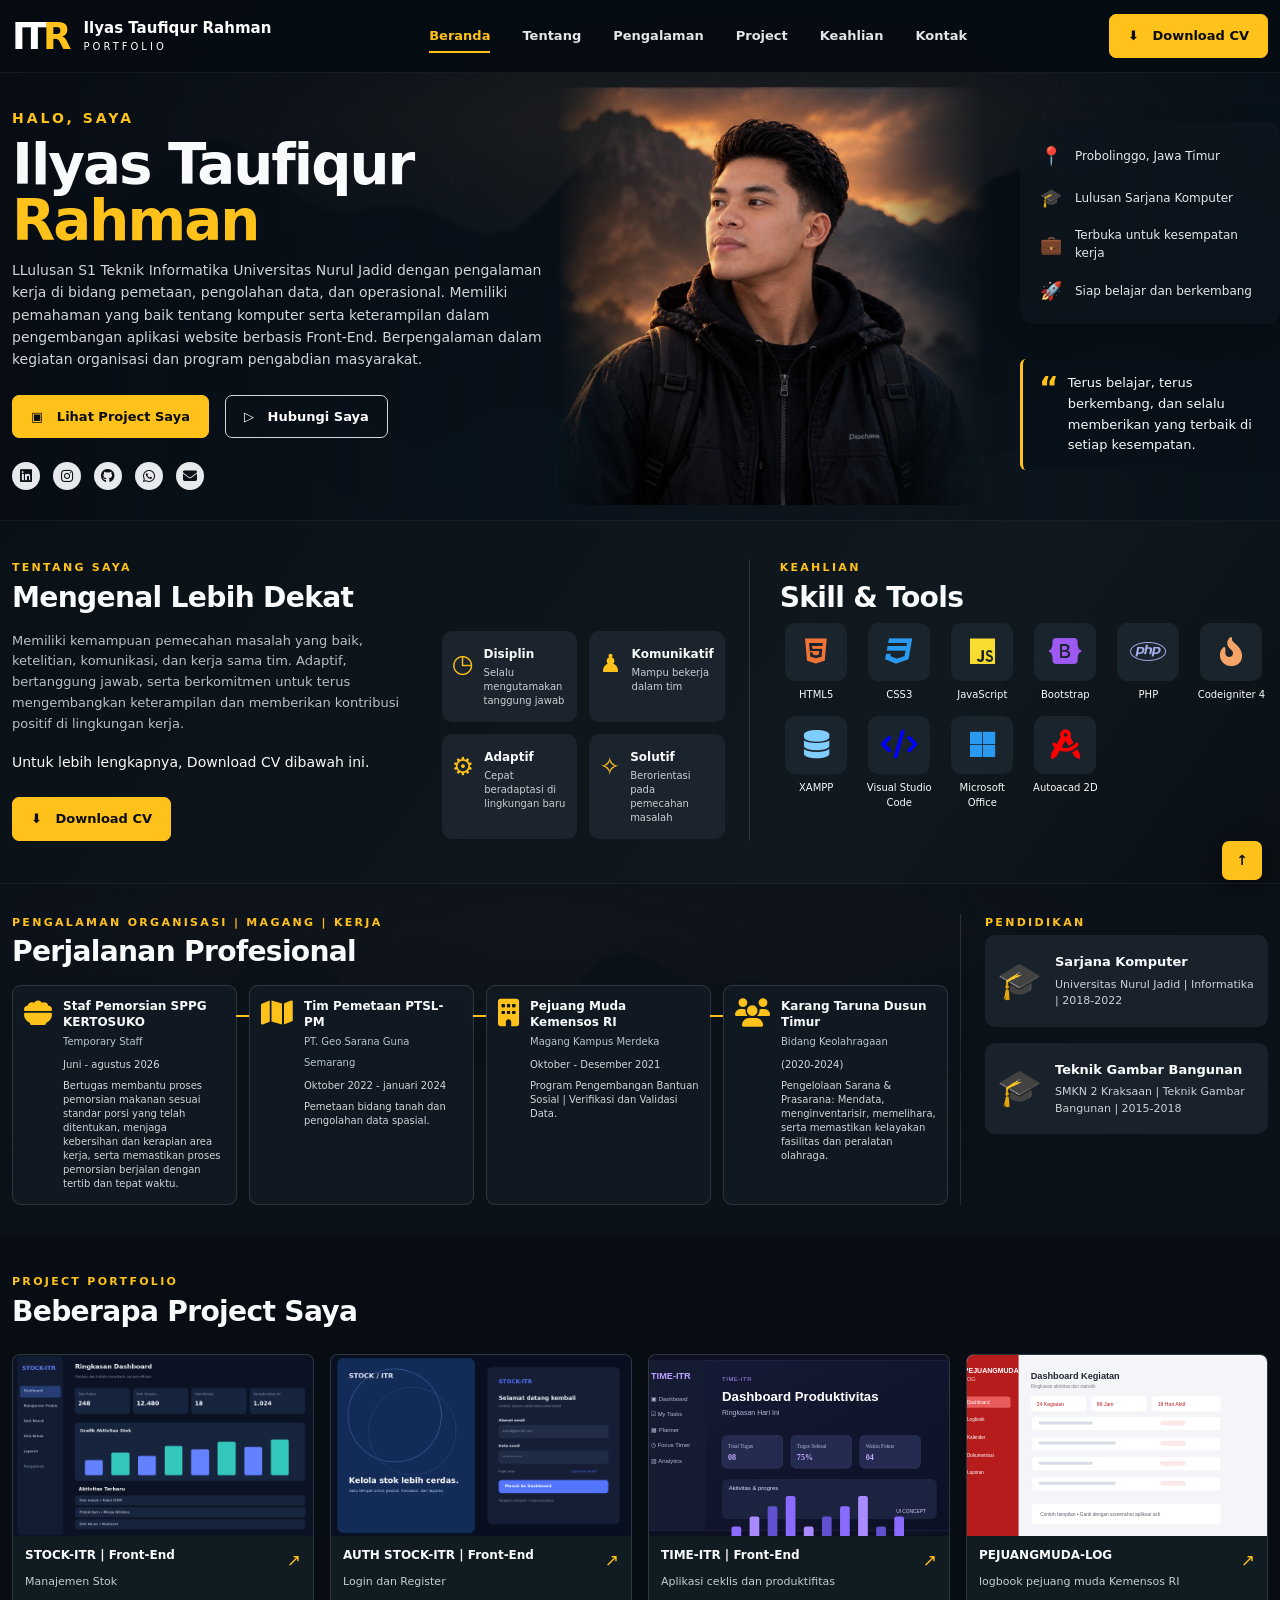
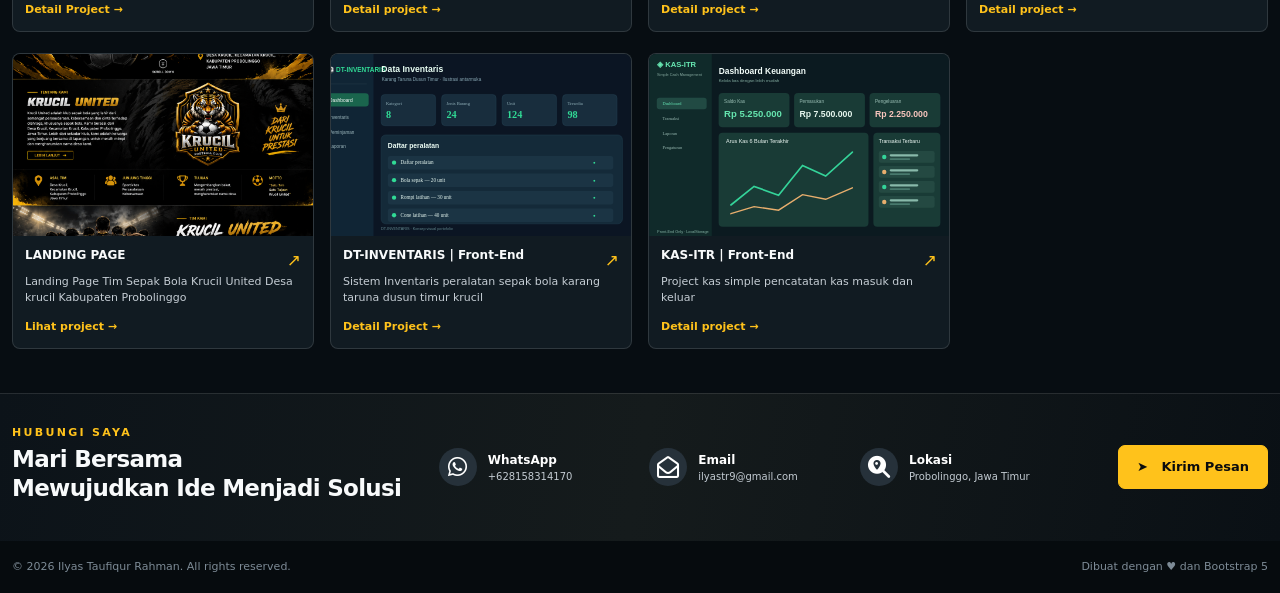
<file: index.html>
<!doctype html>
<html lang="id">
  <head>
    <meta charset="utf-8" />
    <meta name="viewport" content="width=device-width,initial-scale=1" />
    <meta name="theme-color" content="#080e13" />
    <meta
      name="description"
      content="Portfolio profesional Ilyas Taufiqur Rahman: administrasi, operasional, pemetaan, dan project digital."
    />
    <title>ITR | Personal Portfolio</title>
    <link
      rel="icon"
      type="image/png"
      href="assets/img/hero-portrait.jpeg"
      class="ikon"
    />

    <!-- <link
      href="https://cdn.jsdelivr.net/npm/bootstrap@5.3.3/dist/css/bootstrap.min.css"
      rel="stylesheet"
    /> -->
    <link
      href="https://cdn.jsdelivr.net/npm/bootstrap-icons@1.11.3/font/bootstrap-icons.min.css"
      rel="stylesheet"
    />
    <link
      href="https://fonts.googleapis.com/css2?family=Barlow+Condensed:wght@500;600;700;800;900&family=Inter:wght@400;500;600;700&display=swap"
      rel="stylesheet"
    />
    <link rel="stylesheet" href="assets/css/bootstrap.min.css" />
    <link rel="stylesheet" href="assets/css/style.css" />
    <link
      rel="stylesheet"
      href="https://cdnjs.cloudflare.com/ajax/libs/font-awesome/6.5.2/css/all.min.css"
    />
  </head>
  <body>
    <header class="site-header fixed-top">
      <nav class="container navbar navbar-expand-lg navbar-dark">
        <a
          class="navbar-brand brand d-flex align-items-center gap-3"
          href="#beranda"
          ><span class="brand-mark">IT<span>R</span></span
          ><span class="brand-text"
            ><strong id="brandName">Ilyas Taufiqur Rahman</strong
            ><small>PORTFOLIO</small></span
          ></a
        ><button
          class="navbar-toggler"
          type="button"
          data-bs-toggle="collapse"
          data-bs-target="#mainNav"
          aria-label="Buka navigasi"
        >
          <span class="navbar-toggler-icon"></span>
        </button>
        <div class="collapse navbar-collapse" id="mainNav">
          <ul class="navbar-nav mx-auto gap-lg-3">
            <li class="nav-item">
              <a class="nav-link active" href="#beranda">Beranda</a>
            </li>
            <li class="nav-item">
              <a class="nav-link" href="#tentang">Tentang</a>
            </li>
            <li class="nav-item">
              <a class="nav-link" href="#pengalaman">Pengalaman</a>
            </li>
            <li class="nav-item">
              <a class="nav-link" href="#project">Project</a>
            </li>
            <li class="nav-item">
              <a class="nav-link" href="#keahlian">Keahlian</a>
            </li>
            <li class="nav-item">
              <a class="nav-link" href="#kontak">Kontak</a>
            </li>
          </ul>
          <a
            class="btn btn-gold btn-sm nav-cv"
            href="assets/cv/CV-Ilyas.pdf"
            id="navCv"
            download
            >⬇ &nbsp; Download CV</a
          >
        </div>
      </nav>
    </header>
    <main>
      <section class="hero" id="beranda">
        <div class="hero-background"></div>
        <div class="container hero-inner">
          <div class="row align-items-center">
            <div class="col-lg-6 hero-copy">
              <p class="eyebrow">HALO, SAYA</p>
              <h1>Ilyas Taufiqur<br /><span>Rahman</span></h1>
              <!-- <p class="hero-subtitle" id="tagline"></p> -->
              <p class="hero-description" id="intro">intro</p>
              <div class="d-flex gap-3 flex-wrap mt-4">
                <a href="#project" class="btn btn-gold"
                  >▣ &nbsp; Lihat Project Saya</a
                ><a href="#kontak" class="btn btn-outline-light"
                  >▷ &nbsp; Hubungi Saya</a
                >
              </div>
              <div class="socials mt-4" id="socials">
                <a href="#kontak" aria-label="LinkedIn"></a
                ><a href="#kontak" aria-label="Instagram">◎</a
                ><a href="#kontak" aria-label="GitHub">⌘</a
                ><a href="#kontak" aria-label="WhatsApp">◉</a
                ><a href="#kontak" aria-label="Email">✉</a>
              </div>
            </div>
            <div class="col-lg-6 hero-right">
              <img
                class="hero-person"
                src="assets/img/hero-portrait.jpeg"
                alt="Ilustrasi potret, ganti dengan foto Anda"
              />
              <div class="hero-facts">
                <div>
                  📍 <span id="locationTop">Probolinggo, Jawa Timur</span>
                </div>
                <div>🎓 <span>Lulusan Sarjana Komputer</span></div>
                <div>💼 <span>Terbuka untuk kesempatan kerja</span></div>
                <div>🚀 <span>Siap belajar dan berkembang</span></div>
              </div>
              <div class="quote">
                <b>“</b
                ><span
                  >Terus belajar, terus berkembang, dan selalu memberikan yang
                  terbaik di setiap kesempatan.</span
                >
              </div>
            </div>
          </div>
        </div>
      </section>
      <section class="about-skills" id="tentang">
        <div class="container">
          <div class="row g-5">
            <div class="col-lg-7">
              <p class="eyebrow small">TENTANG SAYA</p>
              <h2>Mengenal Lebih Dekat</h2>
              <div class="row g-4">
                <div class="col-md-7">
                  <p class="muted" id="aboutText">
                    Ingin taulebih banyak tentang saya? Download CV dibawah ini
                  </p>
                  <p>Untuk lebih lengkapnya, Download CV dibawah ini.</p>
                  <a
                    class="btn btn-gold mt-2"
                    href="assets/cv/CV-ILyas.pdf"
                    id="aboutCv"
                    download
                    >⬇ &nbsp; Download CV</a
                  >
                </div>
                <div class="col-md-5">
                  <div class="value-grid">
                    <div class="value-card">
                      <span>◷</span>
                      <div>
                        <strong>Disiplin</strong
                        ><small>Selalu mengutamakan tanggung jawab</small>
                      </div>
                    </div>
                    <div class="value-card">
                      <span>♟</span>
                      <div>
                        <strong>Komunikatif</strong
                        ><small>Mampu bekerja dalam tim</small>
                      </div>
                    </div>
                    <div class="value-card">
                      <span>⚙</span>
                      <div>
                        <strong>Adaptif</strong
                        ><small>Cepat beradaptasi di lingkungan baru</small>
                      </div>
                    </div>
                    <div class="value-card">
                      <span>✧</span>
                      <div>
                        <strong>Solutif</strong
                        ><small>Berorientasi pada pemecahan masalah</small>
                      </div>
                    </div>
                  </div>
                </div>
              </div>
            </div>
            <div class="col-lg-5 skills-column" id="keahlian">
              <p class="eyebrow small">KEAHLIAN</p>
              <h2>Skill &amp; Tools</h2>
              <div class="skill-grid">
                <div class="skill">
                  <span class="skill-icon orange"
                    ><i class="fa-brands fa-html5"></i></span
                  ><small>HTML5</small>
                </div>
                <div class="skill">
                  <span class="skill-icon blue"
                    ><i class="fa-brands fa-css3"></i></span
                  ><small>CSS3</small>
                </div>
                <div class="skill">
                  <span class="skill-icon yellow"
                    ><i class="fa-brands fa-js"></i></span
                  ><small>JavaScript</small>
                </div>
                <div class="skill">
                  <span class="skill-icon purple"
                    ><i class="fa-brands fa-bootstrap"></i></span
                  ><small>Bootstrap</small>
                </div>
                <div class="skill">
                  <span class="skill-icon lavender"
                    ><i class="fa-brands fa-php"></i></span
                  ><small>PHP</small>
                </div>
                <div class="skill">
                  <span class="skill-icon coral"
                    ><i class="fa-solid fa-fire-flame-curved"></i></span
                  ><small>Codeigniter 4</small>
                </div>
                <div class="skill">
                  <span class="skill-icon sky"
                    ><i class="fa-solid fa-database"></i></span
                  ><small>XAMPP</small>
                </div>
                <div class="skill">
                  <span class="skill-icon biru"
                    ><i class="fa-solid fa-code"></i></span
                  ><small>Visual Studio Code</small>
                </div>

                <div class="skill">
                  <span class="skill-icon blue"
                    ><i class="fa-brands fa-microsoft"></i></span
                  ><small>Microsoft Office</small>
                </div>
                <div class="skill">
                  <span class="skill-icon red"
                    ><i class="fa-solid fa-compass-drafting"></i></span
                  ><small>Autoacad 2D</small>
                </div>
              </div>
            </div>
          </div>
        </div>
      </section>
      <section class="experience" id="pengalaman">
        <div class="container">
          <div class="row g-4">
            <div class="col-lg-9">
              <p class="eyebrow small">
                PENGALAMAN ORGANISASI | MAGANG | KERJA
              </p>
              <h2>Perjalanan Profesional</h2>
              <div class="timeline">
                <article class="timeline-card">
                  <span class="timeline-icon"
                    ><i class="fa-solid fa-bowl-food"></i
                  ></span>
                  <div>
                    <strong>Staf Pemorsian SPPG KERTOSUKO</strong
                    ><small
                      >Temporary Staff
                      <p>Juni - agustus 2026</p>
                    </small>
                    <p>
                      Bertugas membantu proses pemorsian makanan sesuai standar
                      porsi yang telah ditentukan, menjaga kebersihan dan
                      kerapian area kerja, serta memastikan proses pemorsian
                      berjalan dengan tertib dan tepat waktu.
                    </p>
                  </div>
                </article>

                <article class="timeline-card">
                  <span class="timeline-icon"
                    ><i class="fa-solid fa-map"></i
                  ></span>
                  <div>
                    <strong>Tim Pemetaan PTSL-PM</strong
                    ><small
                      >PT. Geo Sarana Guna Semarang
                      <p>Oktober 2022 - januari 2024</p></small
                    >
                    <p>Pemetaan bidang tanah dan pengolahan data spasial.</p>
                  </div>
                </article>

                <article class="timeline-card">
                  <span class="timeline-icon"
                    ><i class="fa-solid fa-building"></i>
                  </span>
                  <div>
                    <strong>Pejuang Muda Kemensos RI</strong
                    ><small
                      >Magang Kampus Merdeka
                      <p>Oktober - Desember 2021</p></small
                    >
                    <p>
                      Program Pengembangan Bantuan Sosial | Verifikasi dan
                      Validasi Data.
                    </p>
                  </div>
                </article>

                <article class="timeline-card">
                  <span class="timeline-icon"
                    ><i class="fa-solid fa-users"></i
                  ></span>
                  <div>
                    <strong>Karang Taruna Dusun Timur</strong
                    ><small
                      >Bidang Keolahragaan
                      <p>(2020-2024)</p></small
                    >
                    <p>
                      Pengelolaan Sarana & Prasarana: Mendata, menginventarisir,
                      memelihara, serta memastikan kelayakan fasilitas dan
                      peralatan olahraga.
                    </p>
                  </div>
                </article>
              
              
                <!-- <article class="timeline-card">
                  <span class="timeline-icon"
                    ><i class="fa-solid fa-map"></i
                  ></span>
                  <div>
                    <strong>Helper Kontruksi</strong
                    ><small
                      >Kontruksi Dan Finishing Bangunan
                      <p>(2026)</p></small
                    >
                    <p>
                      Membantu proses pemasangan keramik dan granit pada lantai
                      maupun dinding.
                    </p>
                  </div>
                </article> -->

              </div>
            </div>
            <!-- ========================================================  PENDIDIKAN ILYAS ==================== -->
            <div class="col-lg-3 education-col">
              <p class="eyebrow small">PENDIDIKAN</p>

              <div class="education-card">
                <span>🎓</span>
                <div>
                  <strong>Sarjana Komputer</strong
                  ><small id="educationInfo"
                    >Nama universitas & jurusan (edit)</small
                  >
                </div>
              </div>
              <p></p>
              <div class="education-card">
                <span>🎓</span>
                <div>
                  <strong>Teknik Gambar Bangunan</strong
                  ><small id="educationInfo1"
                    >Nama universitas & jurusan (edit)</small
                  >
                </div>
              </div>
            </div>
          </div>
        </div>
      </section>
      <section class="projects-section" id="project">
        <div class="container">
          <div class="section-heading">
            <div>
              <p class="eyebrow small">PROJECT PORTFOLIO</p>
              <h2>Beberapa Project Saya</h2>
            </div>
          </div>
          <!-- ========================= AWAL GRID ================== -->
          <div class="row g-3" id="projectGrid">
            <div class="col-md-6 col-xl">
              <article class="project-card">
                <img
                  src="assets/img/project-image/dashboard/dashboard.png"
                  alt="inventory management system"
                />
                <div class="project-content">
                  <div class="d-flex justify-content-between">
                    <h3>STOCK-ITR | Front-End</h3>
                    <span>↗</span>
                  </div>
                  <p>Manajemen Stok</p>
                  <a href="project/stock-itr-dashboard.html"
                    >Detail Project →</a
                  >
                </div>
              </article>
            </div>
            <div class="col-md-6 col-xl">
              <article class="project-card">
                <img
                  src="assets/img/project-image/auth/login.png"
                  alt="Preview sistem absensi"
                />
                <div class="project-content">
                  <div class="d-flex justify-content-between">
                    <h3>AUTH STOCK-ITR | Front-End</h3>
                    <span>↗</span>
                  </div>
                  <p>Login dan Register</p>
                  <a href="project/stock-itr-auth.html">Detail project →</a>
                </div>
              </article>
            </div>
            <div class="col-md-6 col-xl">
              <article class="project-card">
                <img
                  src="project/time-itr-detail/assets/images/cover.svg"
                  alt="Preview dashboard penjualan"
                />
                <div class="project-content">
                  <div class="d-flex justify-content-between">
                    <h3>TIME-ITR | Front-End</h3>
                    <span>↗</span>
                  </div>
                  <p>Aplikasi ceklis dan produktifitas</p>
                  <a href="project/time-itr-detail/index.html"
                    >Detail project →</a
                  >
                </div>
              </article>
            </div>
            <div class="col-md-6 col-xl">
              <article class="project-card">
                <img
                  src="project/pejuangmuda-log-detail/assets/images/dashboard.svg"
                  alt="Preview manajemen stok"
                />
                <div class="project-content">
                  <div class="d-flex justify-content-between">
                    <h3>PEJUANGMUDA-LOG</h3>
                    <span>↗</span>
                  </div>
                  <p>logbook pejuang muda Kemensos RI</p>
                  <a href="project/pejuangmuda-log-detail/index.html"
                    >Detail project →</a
                  >
                </div>
              </article>
            </div>
          </div>
          <!-- ====================== pemisahh ====================== -->
          &nbsp;
          <div class="row g-3" id="projectGrid">
            <div class="col-md-6 col-lg-3">
              <article class="project-card">
                <img
                  src="demo/krucil-united/assets/design-reference.png"
                  alt="Preview pemetaan wilayah"
                />
                <div class="project-content">
                  <div class="d-flex justify-content-between">
                    <h3>LANDING PAGE</h3>
                    <span>↗</span>
                  </div>
                  <p>
                    Landing Page Tim Sepak Bola Krucil United Desa krucil
                    Kabupaten Probolinggo
                  </p>
                  <a
                    href="demo/krucil-united/index.html"
                    target="_blank"
                    rel="noopener noreferrer"
                    >Lihat project →</a
                  >
                </div>
              </article>
            </div>
            <div class="col-md-6 col-lg-3">
              <article class="project-card">
                <img
                  src="project/dt-inventaris-project-detail/assets/images/inventaris.svg"
                  alt="inventory management system"
                />
                <div class="project-content">
                  <div class="d-flex justify-content-between">
                    <h3>DT-INVENTARIS | Front-End</h3>
                    <span>↗</span>
                  </div>
                  <p>
                    Sistem Inventaris peralatan sepak bola karang taruna dusun
                    timur krucil
                  </p>
                  <a href="project/dt-inventaris-project-detail/index.html"
                    >Detail Project →</a
                  >
                </div>
              </article>
            </div>
            <div class="col-md-6 col-lg-3">
              <article class="project-card">
                <img
                  src="project/kas-itr-project-details/assets/images/dashboard.svg"
                  alt="Preview sistem absensi"
                />
                <div class="project-content">
                  <div class="d-flex justify-content-between">
                    <h3>KAS-ITR | Front-End</h3>
                    <span>↗</span>
                  </div>
                  <p>Project kas simple pencatatan kas masuk dan keluar</p>
                  <a href="project/kas-itr-project-details/index.html"
                    >Detail project →</a
                  >
                </div>
              </article>
            </div>
          </div>
          <!-- ======================= BATAS GRID 2 ================ -->
        </div>
      </section>
      <section class="contact-section" id="kontak">
        <div class="container">
          <div class="row align-items-center gy-4">
            <div class="col-lg-4">
              <p class="eyebrow small">HUBUNGI SAYA</p>
              <h2>Mari Bersama<br />Mewujudkan Ide Menjadi Solusi</h2>
            </div>
            <div class="col-lg-6">
              <div class="contact-grid">
                <a id="waLink" href="#kontak"
                  ><span><i class="fa-brands fa-whatsapp"></i></span>
                  <div>
                    <strong>WhatsApp</strong
                    ><small id="waText">Isi nomor di config.js</small>
                  </div></a
                ><a id="emailLink" href="#kontak"
                  ><span><i class="fa-regular fa-envelope-open"></i></span>
                  <div>
                    <strong>Email</strong
                    ><small id="emailText">Isi email di config.js</small>
                  </div></a
                >
                <div class="contact-location">
                  <span
                    ><i class="fa-solid fa-magnifying-glass-location"></i
                  ></span>
                  <div>
                    <strong>Lokasi</strong
                    ><small id="locationBottom">Probolinggo, Jawa Timur</small>
                  </div>
                </div>
              </div>
            </div>
            <div class="col-lg-2 text-lg-end">
              <a class="btn btn-gold" id="messageButton" href="#kontak"
                >➤ &nbsp; Kirim Pesan</a
              >
            </div>
          </div>
        </div>
      </section>
    </main>
    <footer class="footer">
      <div class="container d-flex flex-wrap justify-content-between gap-2">
        <span
          >© <span id="year"></span>
          <span id="footerName">Ilyas Taufiqur Rahman</span>. All rights
          reserved.</span
        ><span>Dibuat dengan ♥ dan Bootstrap 5</span>
      </div>
    </footer>
    <a href="#beranda" class="back-top" aria-label="Kembali ke atas">↑</a>
    <script src="assets/js/bootstrap.bundle.min.js"></script>
    <script src="assets/js/config.js"></script>
    <script src="assets/js/main.js"></script>
  </body>
</html>
</file>
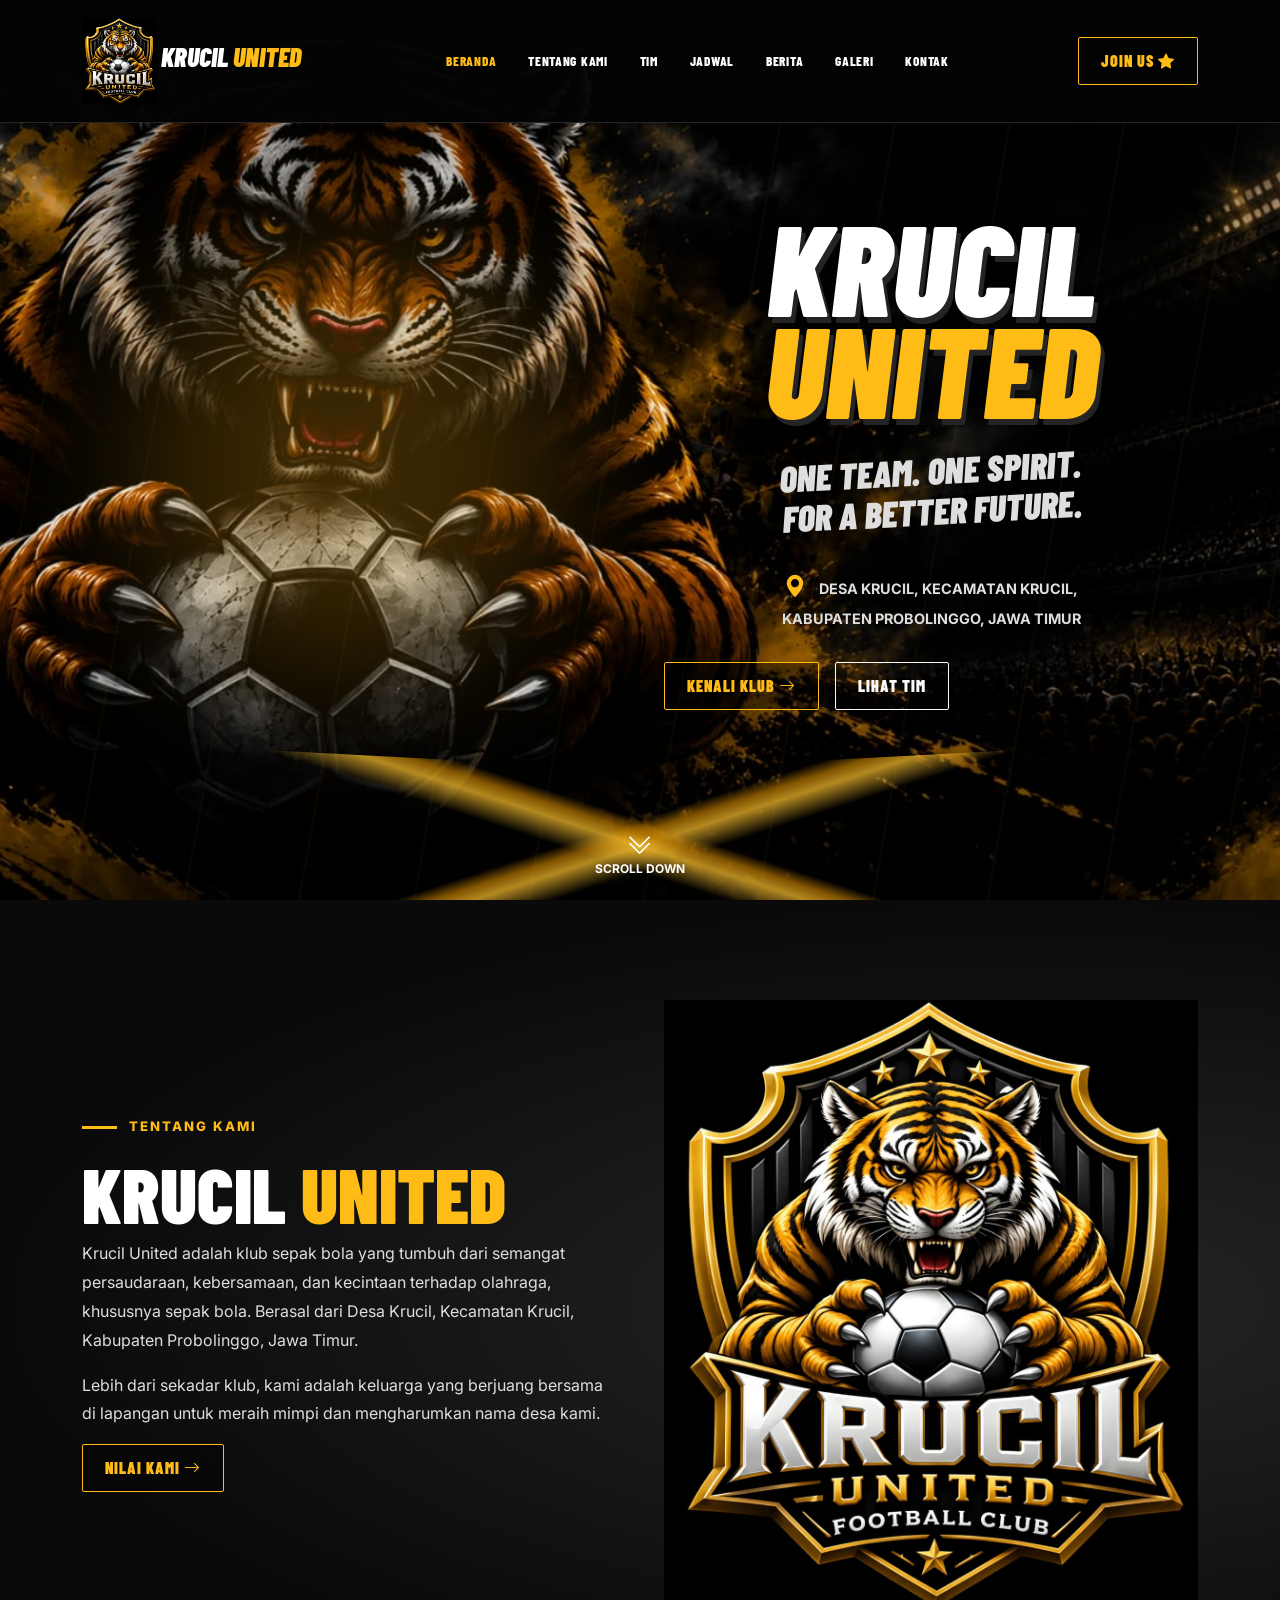
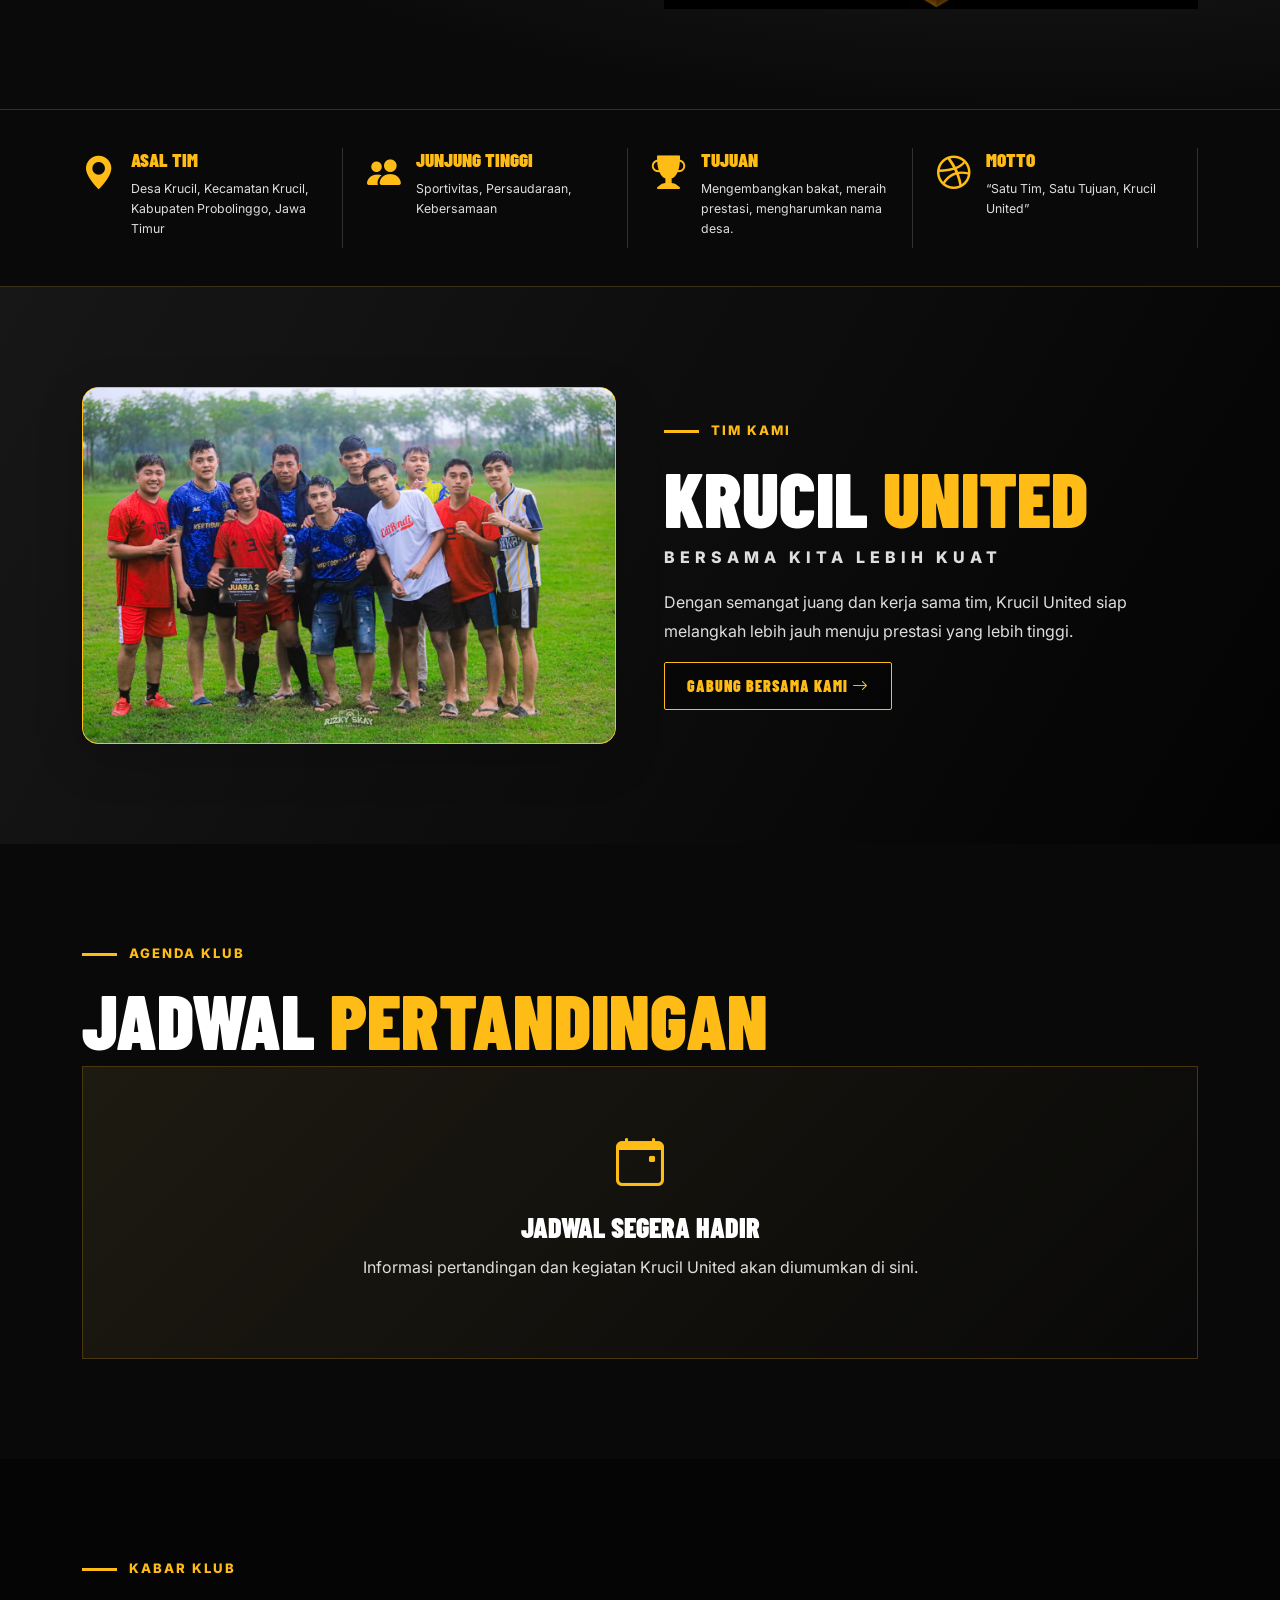
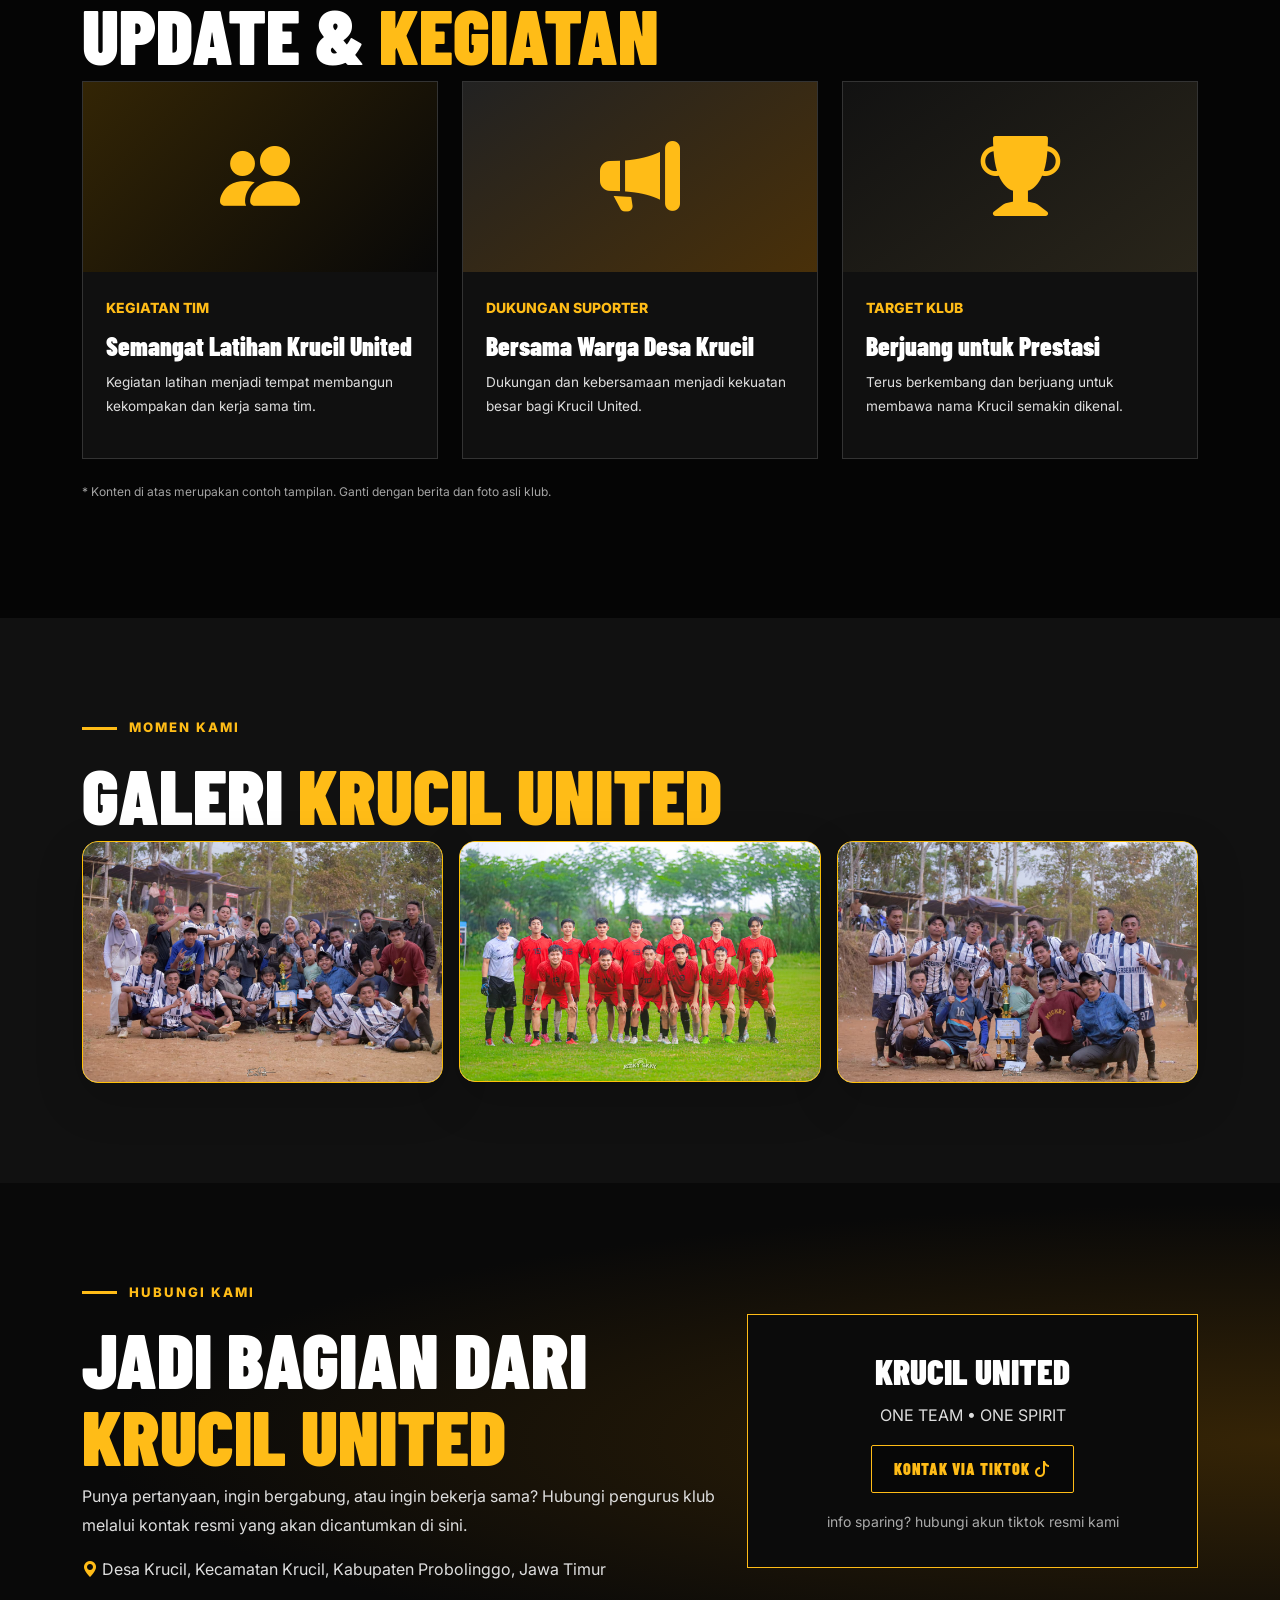
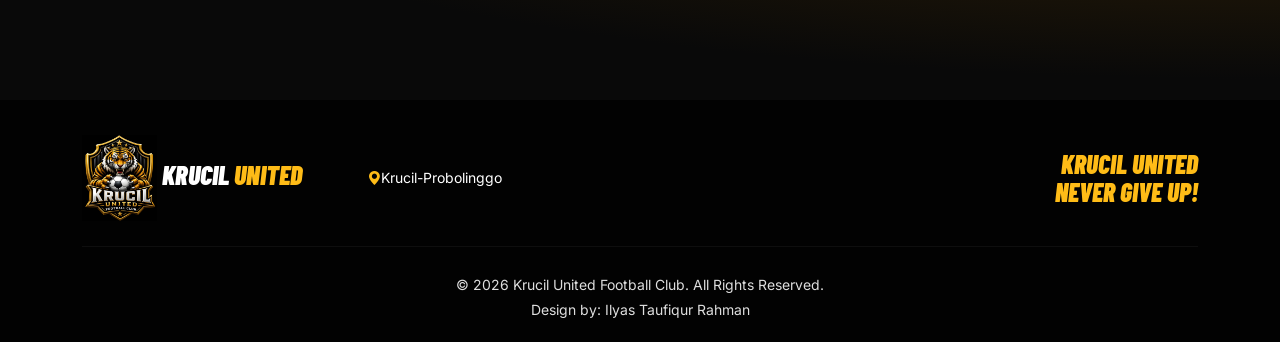
<file: demo/krucil-united/index.html>
<!doctype html>
<html lang="id">
  <head>
    <meta charset="utf-8" />
    <meta name="viewport" content="width=device-width,initial-scale=1" />
    <meta name="theme-color" content="#080808" />
    <meta
      name="description"
      content="Website resmi Krucil United Football Club, Desa Krucil, Kecamatan Krucil, Kabupaten Probolinggo, Jawa Timur."
    />
    <title>KRUCIL UNITED | Official Football Club</title>
    <link rel="icon" type="image/png" href="assets/logo.png" />
    <link
      href="https://cdn.jsdelivr.net/npm/bootstrap@5.3.3/dist/css/bootstrap.min.css"
      rel="stylesheet"
    />
    <link
      href="https://cdn.jsdelivr.net/npm/bootstrap-icons@1.11.3/font/bootstrap-icons.min.css"
      rel="stylesheet"
    />
    <link
      href="https://fonts.googleapis.com/css2?family=Barlow+Condensed:wght@500;600;700;800;900&family=Inter:wght@400;500;600;700&display=swap"
      rel="stylesheet"
    />
    <link rel="stylesheet" href="assets/style.css" />
  </head>
  <body>
    <nav class="navbar navbar-expand-lg navbar-dark fixed-top" id="navbar">
      <div class="container">
        <a class="navbar-brand brand" href="#beranda"
          ><span class="brand-mark"
            ><img
              src="assets/logo.png"
              class="img-fluid"
              width="75"
              height="50"
              alt="Deskripsi Foto"
            />
          </span>
          KRUCIL <span>UNITED</span></a
        ><button
          class="navbar-toggler"
          type="button"
          data-bs-toggle="collapse"
          data-bs-target="#menu"
          aria-controls="menu"
          aria-expanded="false"
          aria-label="Buka navigasi"
        >
          <span class="navbar-toggler-icon"></span>
        </button>
        <div class="collapse navbar-collapse" id="menu">
          <ul class="navbar-nav mx-auto gap-lg-3">
            <li class="nav-item">
              <a class="nav-link active" href="#beranda">BERANDA</a>
            </li>
            <li class="nav-item">
              <a class="nav-link" href="#tentang">TENTANG KAMI</a>
            </li>
            <li class="nav-item"><a class="nav-link" href="#tim">TIM</a></li>
            <li class="nav-item">
              <a class="nav-link" href="#jadwal">JADWAL</a>
            </li>
            <li class="nav-item">
              <a class="nav-link" href="#berita">BERITA</a>
            </li>
            <li class="nav-item">
              <a class="nav-link" href="#galeri">GALERI</a>
            </li>
            <li class="nav-item">
              <a class="nav-link" href="#kontak">KONTAK</a>
            </li>
          </ul>
          <a class="btn btn-gold btn-sm" href="#kontak"
            >JOIN US <i class="bi bi-star-fill"></i
          ></a>
        </div>
      </div>
    </nav>
    <header
      id="beranda"
      class="hero d-flex align-items-center justify-content-center text-center text-white"
    >
      <div class="stadium-lights"></div>
      <div class="container hero-inner">
        <div class="row align-items-center g-5">
          <div class="col-lg-6 text-center">
            <div class="tiger-frame">
              <div class="tiger-glow"></div>
              <div class="tiger-emoji" aria-label="Maskot harimau"></div>
              <div class="ball"></div>
            </div>
          </div>
          <div class="col-lg-6 hero-copy">
            <h1>KRUCIL <span>UNITED</span></h1>
            <p class="tagline">
              ONE TEAM. ONE SPIRIT.<br />FOR A BETTER FUTURE.
            </p>
            <p class="hero-location">
              <i class="bi bi-geo-alt-fill"></i> DESA KRUCIL, KECAMATAN
              KRUCIL,<br />KABUPATEN PROBOLINGGO, JAWA TIMUR
            </p>
            <div class="d-flex flex-wrap gap-3">
              <a class="btn btn-gold" href="#tentang"
                >KENALI KLUB <i class="bi bi-arrow-right"></i></a
              ><a class="btn btn-outline-light" href="#tim">LIHAT TIM</a>
            </div>
          </div>
        </div>
      </div>
      <a href="#tentang" class="scroll-down"
        ><i class="bi bi-chevron-double-down"></i><span>SCROLL DOWN</span></a
      >
    </header>
    <main>
      <section id="tentang" class="section about">
        <div class="container">
          <div class="row align-items-center g-5">
            <div class="col-lg-6">
              <div class="section-kicker">TENTANG KAMI</div>
              <h2>KRUCIL <span>UNITED</span></h2>
              <p>
                Krucil United adalah klub sepak bola yang tumbuh dari semangat
                persaudaraan, kebersamaan, dan kecintaan terhadap olahraga,
                khususnya sepak bola. Berasal dari Desa Krucil, Kecamatan
                Krucil, Kabupaten Probolinggo, Jawa Timur.
              </p>
              <p>
                Lebih dari sekadar klub, kami adalah keluarga yang berjuang
                bersama di lapangan untuk meraih mimpi dan mengharumkan nama
                desa kami.
              </p>
              <a class="btn btn-gold" href="#nilai"
                >NILAI KAMI <i class="bi bi-arrow-right"></i
              ></a>
            </div>
            <div class="col-lg-6 brand">
              <img
                src="assets/logo.png"
                class="img-fluid"
                alt="Deskripsi Foto"
              />
            </div>
            <!-- <div class="col-lg-6">
              <div class="crest">
                <div class="crest-head">★ ★ ★</div>
                <div class="crest-tiger">🐯</div>
                <strong>KRUCIL</strong><span>UNITED</span
                ><small>FOOTBALL CLUB</small>
              </div>
              <p class="text-center slogan">DARI KRUCIL UNTUK PRESTASI</p>
            </div> -->
          </div>
        </div>
      </section>
      <section id="nilai" class="values">
        <div class="container">
          <div class="row g-4">
            <div class="col-6 col-lg-3">
              <div class="value">
                <i class="bi bi-geo-alt-fill"></i>
                <div>
                  <h3>ASAL TIM</h3>
                  <p>
                    Desa Krucil, Kecamatan Krucil, Kabupaten Probolinggo, Jawa
                    Timur
                  </p>
                </div>
              </div>
            </div>
            <div class="col-6 col-lg-3">
              <div class="value">
                <i class="bi bi-people-fill"></i>
                <div>
                  <h3>JUNJUNG TINGGI</h3>
                  <p>Sportivitas, Persaudaraan, Kebersamaan</p>
                </div>
              </div>
            </div>
            <div class="col-6 col-lg-3">
              <div class="value">
                <i class="bi bi-trophy-fill"></i>
                <div>
                  <h3>TUJUAN</h3>
                  <p>
                    Mengembangkan bakat, meraih prestasi, mengharumkan nama
                    desa.
                  </p>
                </div>
              </div>
            </div>
            <div class="col-6 col-lg-3">
              <div class="value">
                <i class="bi bi-dribbble"></i>
                <div>
                  <h3>MOTTO</h3>
                  <p>“Satu Tim, Satu Tujuan, Krucil United”</p>
                </div>
              </div>
            </div>
          </div>
        </div>
      </section>
      <section id="tim" class="section team">
        <div class="container">
          <div class="row align-items-center g-5">
            <!-- <div class="col-lg-6">
              <div class="team-visual">
                <div class="team-players">⚽ 🏃 🏃 🏃</div>
                <div class="team-visual-caption">BERSAMA KITA LEBIH KUAT</div>
              </div>
            </div> -->
            <div class="col-md-6">
              <div
                class="card card-gold-only border-warning shadow-lg overflow-hidden position-relative"
              >
                <img
                  src="assets/tim 4.jpeg"
                  class="img-fluid object-fit-cover w-100"
                  alt="Gold Element"
                />
                <div class="card-overlay-gold"></div>
              </div>
            </div>
            <div class="col-lg-6">
              <div class="section-kicker">TIM KAMI</div>
              <h2>KRUCIL <span>UNITED</span></h2>
              <p class="letter-spaced">BERSAMA KITA LEBIH KUAT</p>
              <p>
                Dengan semangat juang dan kerja sama tim, Krucil United siap
                melangkah lebih jauh menuju prestasi yang lebih tinggi.
              </p>
              <a href="#kontak" class="btn btn-gold"
                >GABUNG BERSAMA KAMI <i class="bi bi-arrow-right"></i
              ></a>
            </div>
          </div>
        </div>
      </section>
      <section id="jadwal" class="section schedule">
        <div class="container">
          <div class="section-kicker">AGENDA KLUB</div>
          <h2>JADWAL <span>PERTANDINGAN</span></h2>
          <div class="empty-panel">
            <i class="bi bi-calendar-event"></i>
            <h3>JADWAL SEGERA HADIR</h3>
            <p>
              Informasi pertandingan dan kegiatan Krucil United akan diumumkan
              di sini.
            </p>
          </div>
        </div>
      </section>
      <section id="berita" class="section news">
        <div class="container">
          <div class="section-kicker">KABAR KLUB</div>
          <h2>UPDATE &amp; <span>KEGIATAN</span></h2>
          <div class="row g-4">
            <div class="col-md-4">
              <article class="news-card">
                <div class="news-art art-one">
                  <i class="bi bi-people-fill"></i>
                </div>
                <div class="news-body">
                  <small>KEGIATAN TIM</small>
                  <h3>Semangat Latihan Krucil United</h3>
                  <p>
                    Kegiatan latihan menjadi tempat membangun kekompakan dan
                    kerja sama tim.
                  </p>
                </div>
              </article>
            </div>
            <div class="col-md-4">
              <article class="news-card">
                <div class="news-art art-two">
                  <i class="bi bi-megaphone-fill"></i>
                </div>
                <div class="news-body">
                  <small>DUKUNGAN SUPORTER</small>
                  <h3>Bersama Warga Desa Krucil</h3>
                  <p>
                    Dukungan dan kebersamaan menjadi kekuatan besar bagi Krucil
                    United.
                  </p>
                </div>
              </article>
            </div>
            <div class="col-md-4">
              <article class="news-card">
                <div class="news-art art-three">
                  <i class="bi bi-trophy-fill"></i>
                </div>
                <div class="news-body">
                  <small>TARGET KLUB</small>
                  <h3>Berjuang untuk Prestasi</h3>
                  <p>
                    Terus berkembang dan berjuang untuk membawa nama Krucil
                    semakin dikenal.
                  </p>
                </div>
              </article>
            </div>
          </div>
          <p class="content-note">
            * Konten di atas merupakan contoh tampilan. Ganti dengan berita dan
            foto asli klub.
          </p>
        </div>
      </section>
      <section id="galeri" class="section gallery">
        <div class="container">
          <div class="section-kicker">MOMEN KAMI</div>
          <h2>GALERI <span>KRUCIL UNITED</span></h2>
          <div class="row g-3">
            <div class="col-md-4">
              <div
                class="card card-gold-only border-warning shadow-lg overflow-hidden position-relative"
              >
                <img
                  src="assets/tim1.jpeg"
                  class="img-fluid object-fit-cover w-100"
                  alt="Gold Element"
                />
                <div class="card-overlay-gold"></div>
              </div>
            </div>
            <div class="col-md-4">
              <div
                class="card card-gold-only border-warning shadow-lg overflow-hidden position-relative"
              >
                <img
                  src="assets/tim3.jpeg"
                  class="img-fluid object-fit-cover w-100"
                  alt="Gold Element"
                />
                <div class="card-overlay-gold"></div>
              </div>
            </div>

            <!-- <div class="col-md-4">
              <div class="gallery-tile">
                <i class="bi bi-dribbble"></i><span>PERTANDINGAN</span>
              </div>
            </div> -->
            <div class="col-md-4">
              <div
                class="card card-gold-only border-warning shadow-lg overflow-hidden position-relative"
              >
                <img
                  src="assets/tim2.jpeg"
                  class="img-fluid object-fit-cover w-100"
                  alt="Gold Element"
                />
                <div class="card-overlay-gold"></div>
              </div>
            </div>
          </div>
        </div>
      </section>
      <section id="kontak" class="section contact">
        <div class="container">
          <div class="row align-items-center g-4">
            <div class="col-lg-7">
              <div class="section-kicker">HUBUNGI KAMI</div>
              <h2>JADI BAGIAN DARI <span>KRUCIL UNITED</span></h2>
              <p>
                Punya pertanyaan, ingin bergabung, atau ingin bekerja sama?
                Hubungi pengurus klub melalui kontak resmi yang akan dicantumkan
                di sini.
              </p>
              <p>
                <i class="bi bi-geo-alt-fill gold"></i> Desa Krucil, Kecamatan
                Krucil, Kabupaten Probolinggo, Jawa Timur
              </p>
            </div>
            <div class="col-lg-5">
              <div class="contact-box">
                <h3>KRUCIL UNITED</h3>
                <p>ONE TEAM • ONE SPIRIT</p>
                <a
                  class="btn btn-gold"
                  href="https://www.tiktok.com/@krucil.united.fc?_r=1&_t=ZS-9AYJvMS8Gge"
                  >KONTAK VIA TIKTOK
                  <!-- Menampilkan icon TikTok standar -->
                  <i class="bi bi-tiktok"></i> </a
                ><small>info sparing? hubungi akun tiktok resmi kami</small>
              </div>
            </div>
          </div>
        </div>
      </section>
    </main>
    <footer>
      <div class="container">
        <div class="row align-items-center gy-3">
          <div class="col-md-3 brand">
            <img
              src="assets/logo.png"
              class="img-fluid"
              width="75"
              height="50"
              alt="Deskripsi Foto"
            />
            KRUCIL <span>UNITED</span>
          </div>
          <div class="col-md-6 small">
            <i class="bi bi-geo-alt-fill gold"></i>Krucil-Probolinggo
          </div>
          <div class="col-md-3 text-md-end footer-motto">
            KRUCIL UNITED<br />NEVER GIVE UP!
          </div>
        </div>
        <hr />
        <p class="text-center mb-0 small">
          © <span id="year"></span> Krucil United Football Club. All Rights
          Reserved.
        </p>
        <p class="text-center mb-0 small">
          Design by: <span id="year"></span>Ilyas Taufiqur Rahman
        </p>
      </div>
    </footer>
    <script src="https://cdn.jsdelivr.net/npm/bootstrap@5.3.3/dist/js/bootstrap.bundle.min.js"></script>
    <script src="assets/script.js"></script>
  </body>
</html>
</file>
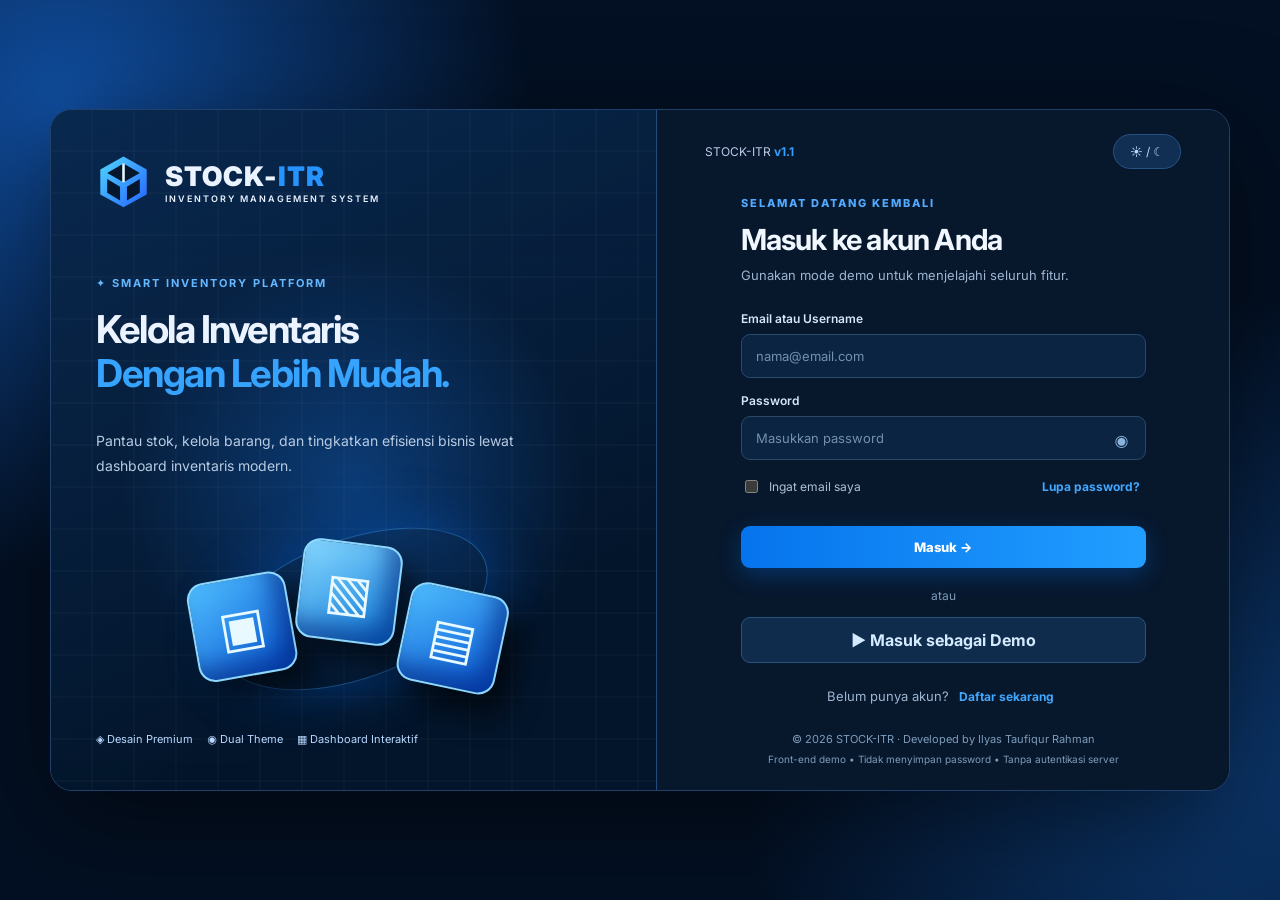
<file: demo/stock-itr-auth/index.html>
<!doctype html>
<html lang="id">
  <head>
    <meta charset="utf-8" />
    <meta name="viewport" content="width=device-width,initial-scale=1" />
    <meta name="theme-color" content="#07172b" />
    <title>STOCK-ITR | Inventory Management</title>
    <link rel="icon" href="assets/images/logo.svg" type="image/svg+xml" />
    <link rel="stylesheet" href="assets/css/style.css" />
    <link rel="stylesheet" href="assets/css/auth.css" />
  </head>
  <body data-theme="dark" class="app-locked">
    <section
      id="authScreen"
      class="auth-screen"
      aria-label="Halaman autentikasi"
    >
      <div class="auth-shell">
        <div class="auth-story">
          <div class="auth-story-inner">
            <div class="auth-brand">
              <img src="assets/images/logo.svg" alt="Logo STOCK-ITR" /><span
                >STOCK-<em>ITR</em
                ><small>INVENTORY MANAGEMENT SYSTEM</small></span
              >
            </div>
            <span class="auth-tag">✦ SMART INVENTORY PLATFORM</span>
            <h1>Kelola Inventaris<br /><span>Dengan Lebih Mudah.</span></h1>
            <p>
              Pantau stok, kelola barang, dan tingkatkan efisiensi bisnis lewat
              dashboard inventaris modern.
            </p>
            <div class="auth-art" aria-hidden="true">
              <div class="art-orbit"></div>
              <div class="art-box art-box-1">▣</div>
              <div class="art-box art-box-2">▧</div>
              <div class="art-box art-box-3">▤</div>
              <div class="art-floor"></div>
            </div>
            <div class="auth-points">
              <span>◈ Desain Premium</span><span>◉ Dual Theme</span
              ><span>▦ Dashboard Interaktif</span>
            </div>
          </div>
        </div>
        <div class="auth-side">
          <div class="auth-top">
            <span>STOCK-ITR <b>v1.1</b></span
            ><button
              type="button"
              id="authTheme"
              class="auth-theme"
              aria-label="Ganti tema"
            >
              ☀ / ☾
            </button>
          </div>
          <div class="auth-form-wrap">
            <div id="authMessage" role="status" aria-live="polite"></div>
            <section class="auth-panel" data-view="login">
              <span class="auth-eyebrow">SELAMAT DATANG KEMBALI</span>
              <h2>Masuk ke akun Anda</h2>
              <p>Gunakan mode demo untuk menjelajahi seluruh fitur.</p>
              <form id="loginForm" novalidate>
                <label for="loginEmail">Email atau Username</label
                ><input
                  id="loginEmail"
                  type="text"
                  autocomplete="username"
                  placeholder="nama@email.com"
                  required
                /><label for="loginPassword">Password</label>
                <div class="password-field">
                  <input
                    id="loginPassword"
                    type="password"
                    autocomplete="current-password"
                    placeholder="Masukkan password"
                    required
                  /><button
                    type="button"
                    class="reveal"
                    data-target="loginPassword"
                    aria-label="Tampilkan password"
                  >
                    ◉
                  </button>
                </div>
                <div class="auth-row">
                  <label class="check"
                    ><input id="rememberEmail" type="checkbox" /> Ingat email
                    saya</label
                  ><button type="button" class="auth-link" data-go="forgot">
                    Lupa password?
                  </button>
                </div>
                <button class="auth-primary" type="submit">Masuk →</button>
              </form>
              <div class="auth-divider">atau</div>
              <button class="auth-demo" id="demoBtn" type="button">
                ▶ Masuk sebagai Demo
              </button>
              <p class="auth-switch">
                Belum punya akun?
                <button type="button" data-go="register">
                  Daftar sekarang
                </button>
              </p>
            </section>
            <section class="auth-panel" data-view="register" hidden>
              <span class="auth-eyebrow">MULAI SEKARANG</span>
              <h2>Daftar Akun Baru</h2>
              <p>Simulasi antarmuka pendaftaran akun STOCK-ITR.</p>
              <form id="registerForm" novalidate>
                <label for="regName">Nama Lengkap</label
                ><input
                  id="regName"
                  type="text"
                  autocomplete="name"
                  placeholder="Nama lengkap"
                  required
                  minlength="3"
                /><label for="regEmail">Email</label
                ><input
                  id="regEmail"
                  type="email"
                  autocomplete="email"
                  placeholder="nama@email.com"
                  required
                /><label for="regPassword">Password</label>
                <div class="password-field">
                  <input
                    id="regPassword"
                    type="password"
                    autocomplete="new-password"
                    placeholder="Minimal 8 karakter"
                    minlength="8"
                    required
                  /><button
                    type="button"
                    class="reveal"
                    data-target="regPassword"
                    aria-label="Tampilkan password"
                  >
                    ◉
                  </button>
                </div>
                <div class="strength"><i id="strengthBar"></i></div>
                <small id="strengthText" class="strength-label"
                  >Gunakan kombinasi huruf, angka, dan simbol.</small
                ><label for="regConfirm">Konfirmasi Password</label>
                <div class="password-field">
                  <input
                    id="regConfirm"
                    type="password"
                    autocomplete="new-password"
                    placeholder="Ulangi password"
                    required
                  /><button
                    type="button"
                    class="reveal"
                    data-target="regConfirm"
                    aria-label="Tampilkan password"
                  >
                    ◉
                  </button>
                </div>
                <label class="check terms"
                  ><input id="agree" type="checkbox" required /> Saya memahami
                  ini hanya demo front-end</label
                ><button class="auth-primary" type="submit">
                  Daftar (Simulasi) →
                </button>
              </form>
              <p class="auth-switch">
                Sudah punya akun?
                <button type="button" data-go="login">Masuk sekarang</button>
              </p>
            </section>
            <section class="auth-panel" data-view="forgot" hidden>
              <span class="auth-eyebrow">BANTUAN AKUN</span>
              <div class="auth-emoji">🔐</div>
              <h2>Lupa Password?</h2>
              <p>Isi email untuk melihat simulasi alur reset password.</p>
              <form id="forgotForm" novalidate>
                <label for="forgotEmail">Alamat Email</label
                ><input
                  id="forgotEmail"
                  type="email"
                  autocomplete="email"
                  placeholder="nama@email.com"
                  required
                /><button class="auth-primary" type="submit">
                  Simulasikan Reset →
                </button>
              </form>
              <p class="auth-switch">
                <button type="button" data-go="login">
                  ← Kembali ke Login
                </button>
              </p>
            </section>
            <section class="auth-panel" data-view="verify" hidden>
              <span class="auth-eyebrow">KONFIRMASI</span>
              <div class="auth-emoji">✉️</div>
              <h2>Simulasi Email Terkirim!</h2>
              <p>
                Ini hanya demonstrasi UI. Tidak ada email sungguhan yang dikirim
                dan tidak ada akun yang dibuat.
              </p>
              <button class="auth-primary" type="button" data-go="login">
                Kembali ke Login →
              </button>
            </section>
          </div>
          <div class="auth-foot">
            © <span id="authYear"></span> STOCK-ITR · Developed by Ilyas
            Taufiqur Rahman<br /><small
              >Front-end demo • Tidak menyimpan password • Tanpa autentikasi
              server</small
            >
          </div>
        </div>
      </div>
    </section>
    <div class="app">
      <aside class="sidebar" id="sidebar">
        <a class="brand" href="#dashboard"
          ><img src="assets/images/logo.svg" alt="STOCK-ITR" /><span
            >STOCK-<b>ITR</b><small>INVENTORY MANAGEMENT</small></span
          ></a
        >
        <div class="nav-title">MENU UTAMA</div>
        <nav id="nav">
          <button data-page="dashboard" class="active">
            <span>▦</span> Dashboard</button
          ><button data-page="products"><span>▣</span> Manajemen Produk</button
          ><button data-page="in"><span>↙</span> Barang Masuk</button
          ><button data-page="out"><span>↗</span> Barang Keluar</button
          ><button data-page="categories"><span>◈</span> Kategori</button
          ><button data-page="reports"><span>▥</span> Laporan</button
          ><button data-page="settings"><span>⚙</span> Pengaturan</button>
        </nav>
        <div class="sidebar-bottom">
          <button id="themeSidebar" class="theme-sidebar">
            ☾ <span>Ganti Tema</span> <strong>◉</strong>
          </button>
          <div class="version">
            STOCK-ITR <span>v1.0.0</span><small>Front-End Portfolio Demo</small>
          </div>
        </div>
      </aside>
      <div class="sidebar-shade" id="shade"></div>
      <div class="main">
        <header class="topbar">
          <button
            id="menuToggle"
            class="icon-btn menu-toggle"
            aria-label="Buka menu"
          >
            ☰
          </button>
          <div class="search-box">
            ⌕
            <input
              id="globalSearch"
              placeholder="Cari produk, kategori, atau kode..."
              aria-label="Cari produk"
            /><kbd>Ctrl K</kbd>
          </div>
          <div class="top-actions">
            <span class="today" id="today"></span
            ><button id="themeToggle" class="icon-btn" title="Ganti tema">
              ☀</button
            ><button
              id="notifToggle"
              class="icon-btn notification"
              title="Notifikasi"
            >
              ♧<i id="notifDot"></i></button
            ><button id="logoutBtn" class="logout-btn" title="Keluar dari demo">
              ⇥ Keluar
            </button>
            <div class="avatar">ITR</div>
            <div class="profile">
              Ilyas Taufiqur Rahman<small>Administrator · Demo</small>
            </div>
          </div>
        </header>
        <main id="content"></main>
        <footer>
          © <span id="year"></span> STOCK-ITR · Developed by
          <b>Ilyas Taufiqur Rahman</b> · Data demo tersimpan di browser ini.
        </footer>
      </div>
    </div>
    <div id="toastArea" class="toast-area" aria-live="polite"></div>
    <div id="modalLayer"></div>
    <script src="assets/js/app.js"></script>
    <script src="assets/js/auth.js"></script>
  </body>
</html>
</file>
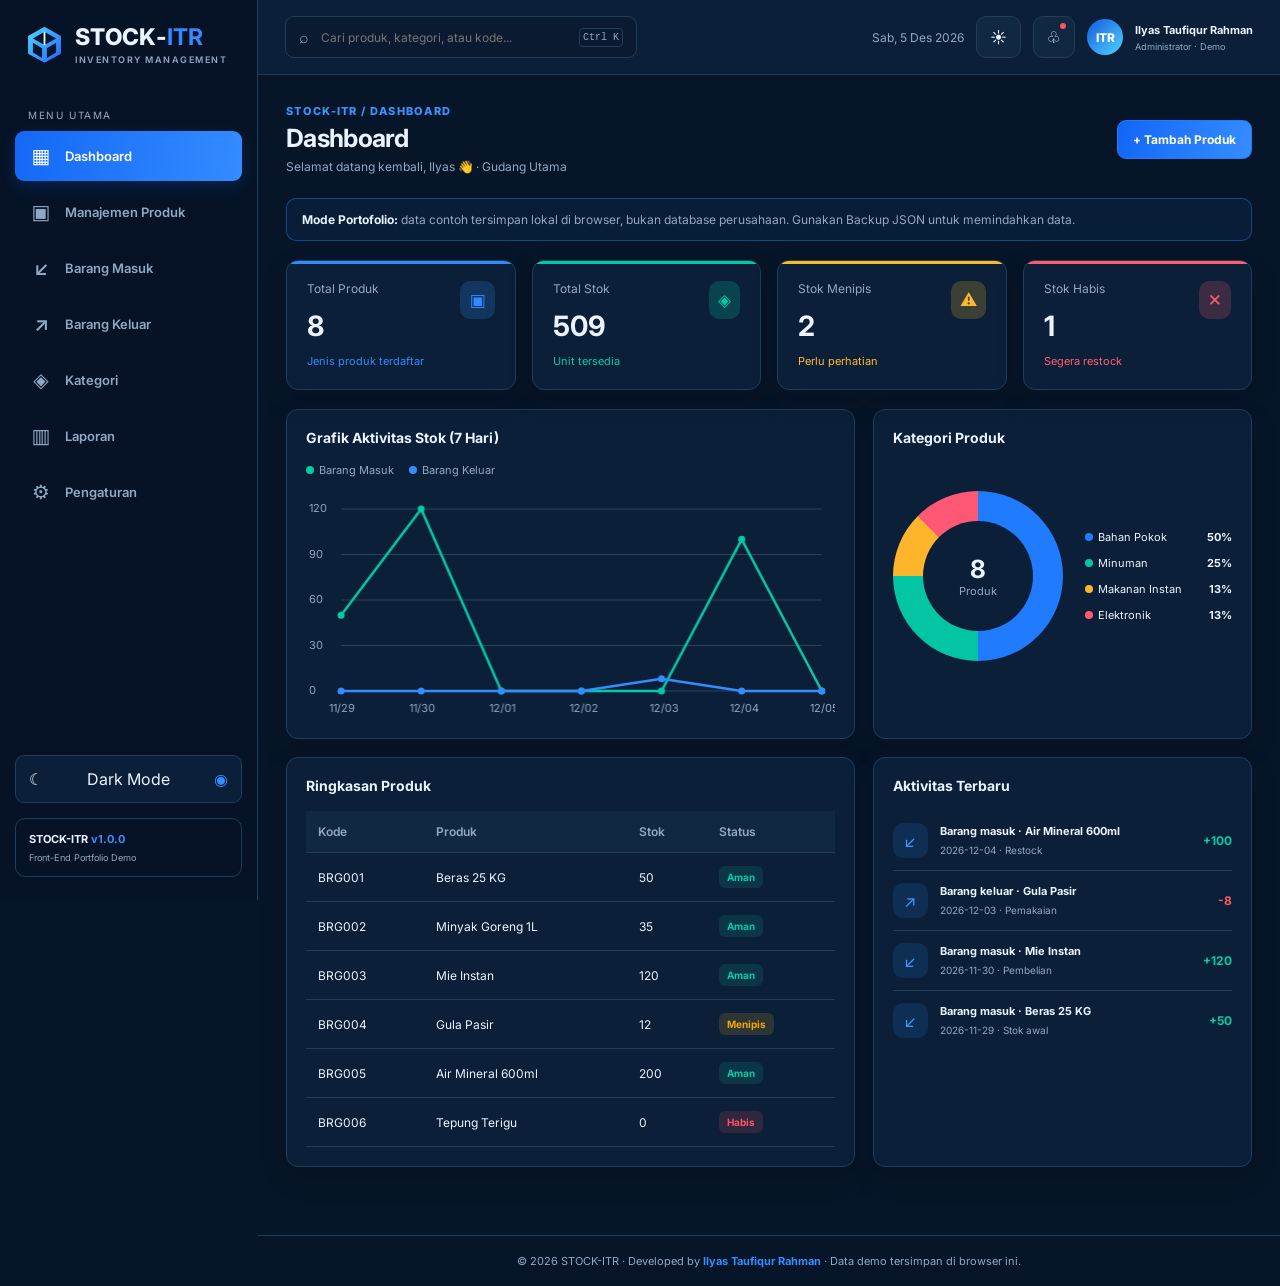
<file: demo/stock-itr-dashboard/index.html>
<!doctype html>
<html lang="id">
  <head>
    <meta charset="utf-8" />
    <meta name="viewport" content="width=device-width,initial-scale=1" />
    <meta name="theme-color" content="#07172b" />
    <title>STOCK-ITR | Inventory Management</title>
    <link rel="icon" href="assets/images/logo.svg" type="image/svg+xml" />
    <link rel="stylesheet" href="assets/css/style.css" />
  </head>
  <body data-theme="dark">
    <div class="app">
      <aside class="sidebar" id="sidebar">
        <a class="brand" href="#dashboard"
          ><img src="assets/images/logo.svg" alt="STOCK-ITR" /><span
            >STOCK-<b>ITR</b><small>INVENTORY MANAGEMENT</small></span
          ></a
        >
        <div class="nav-title">MENU UTAMA</div>
        <nav id="nav">
          <button data-page="dashboard" class="active">
            <span>▦</span> Dashboard</button
          ><button data-page="products"><span>▣</span> Manajemen Produk</button
          ><button data-page="in"><span>↙</span> Barang Masuk</button
          ><button data-page="out"><span>↗</span> Barang Keluar</button
          ><button data-page="categories"><span>◈</span> Kategori</button
          ><button data-page="reports"><span>▥</span> Laporan</button
          ><button data-page="settings"><span>⚙</span> Pengaturan</button>
        </nav>
        <div class="sidebar-bottom">
          <button id="themeSidebar" class="theme-sidebar">
            ☾ <span>Ganti Tema</span> <strong>◉</strong>
          </button>
          <div class="version">
            STOCK-ITR <span>v1.0.0</span><small>Front-End Portfolio Demo</small>
          </div>
        </div>
      </aside>
      <div class="sidebar-shade" id="shade"></div>
      <div class="main">
        <header class="topbar">
          <button
            id="menuToggle"
            class="icon-btn menu-toggle"
            aria-label="Buka menu"
          >
            ☰
          </button>
          <div class="search-box">
            ⌕
            <input
              id="globalSearch"
              placeholder="Cari produk, kategori, atau kode..."
              aria-label="Cari produk"
            /><kbd>Ctrl K</kbd>
          </div>
          <div class="top-actions">
            <span class="today" id="today"></span
            ><button id="themeToggle" class="icon-btn" title="Ganti tema">
              ☀</button
            ><button
              id="notifToggle"
              class="icon-btn notification"
              title="Notifikasi"
            >
              ♧<i id="notifDot"></i>
            </button>
            <div class="avatar">ITR</div>
            <div class="profile">
              Ilyas Taufiqur Rahman<small>Administrator · Demo</small>
            </div>
          </div>
        </header>
        <main id="content"></main>
       <footer>
          © <span id="year"></span> STOCK-ITR · Developed by
          <b>Ilyas Taufiqur Rahman</b> · Data demo tersimpan di browser ini.
        </footer>
      </div>
    </div>
    <div id="toastArea" class="toast-area" aria-live="polite"></div>
    <div id="modalLayer"></div>
    <script src="assets/js/app.js"></script>
  </body>
</html>
</file>
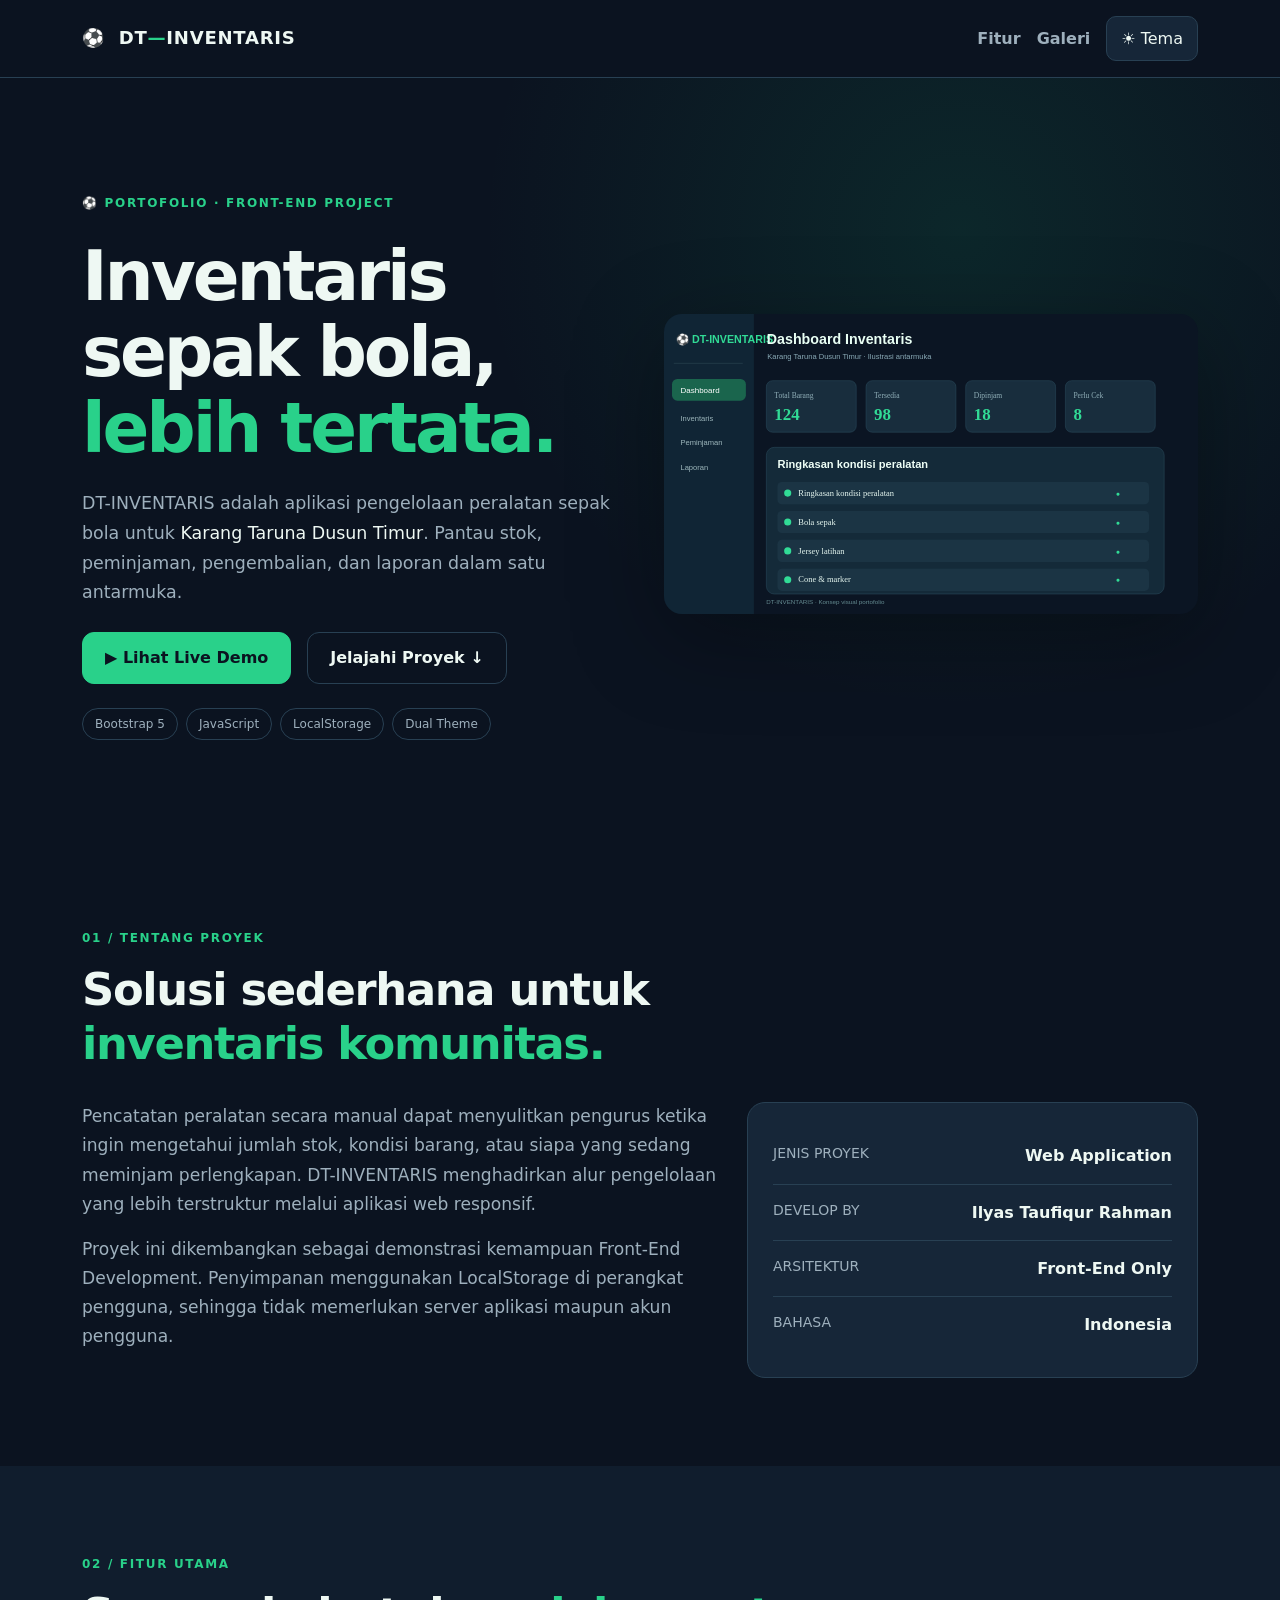
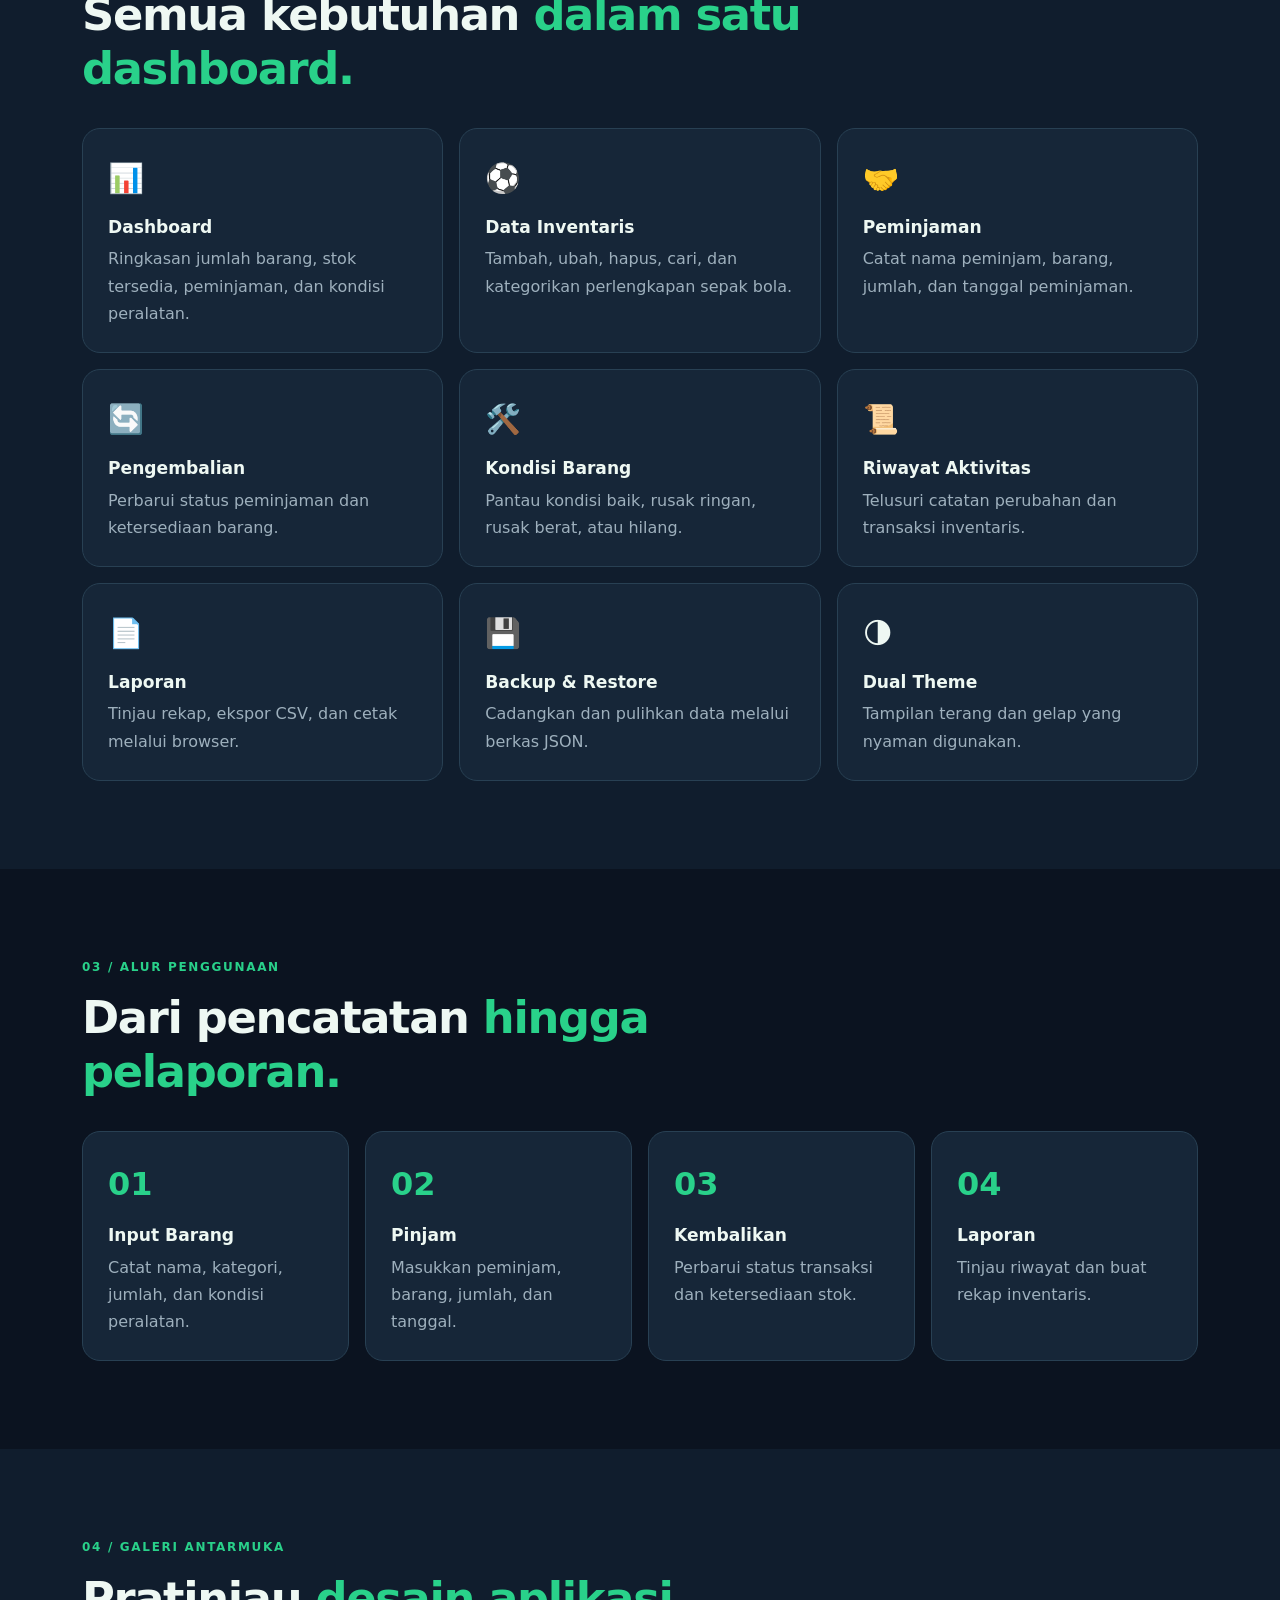
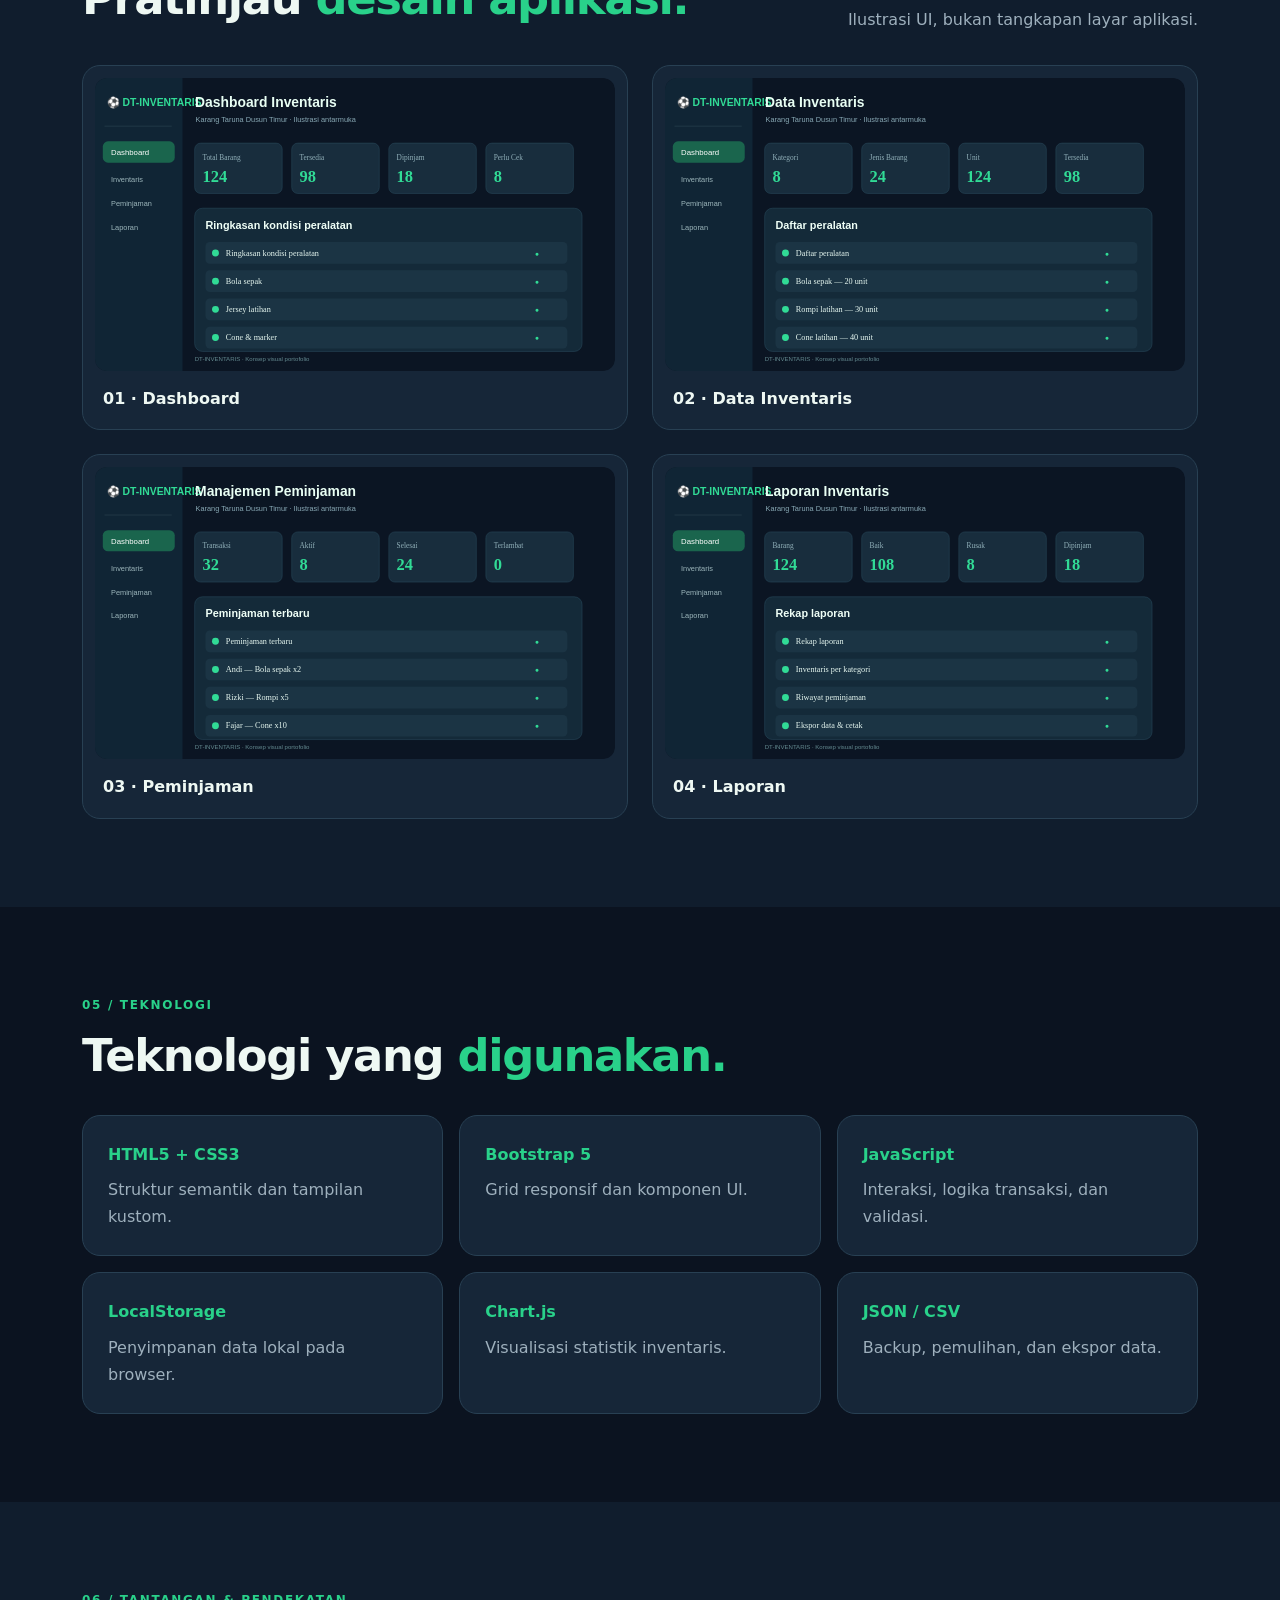
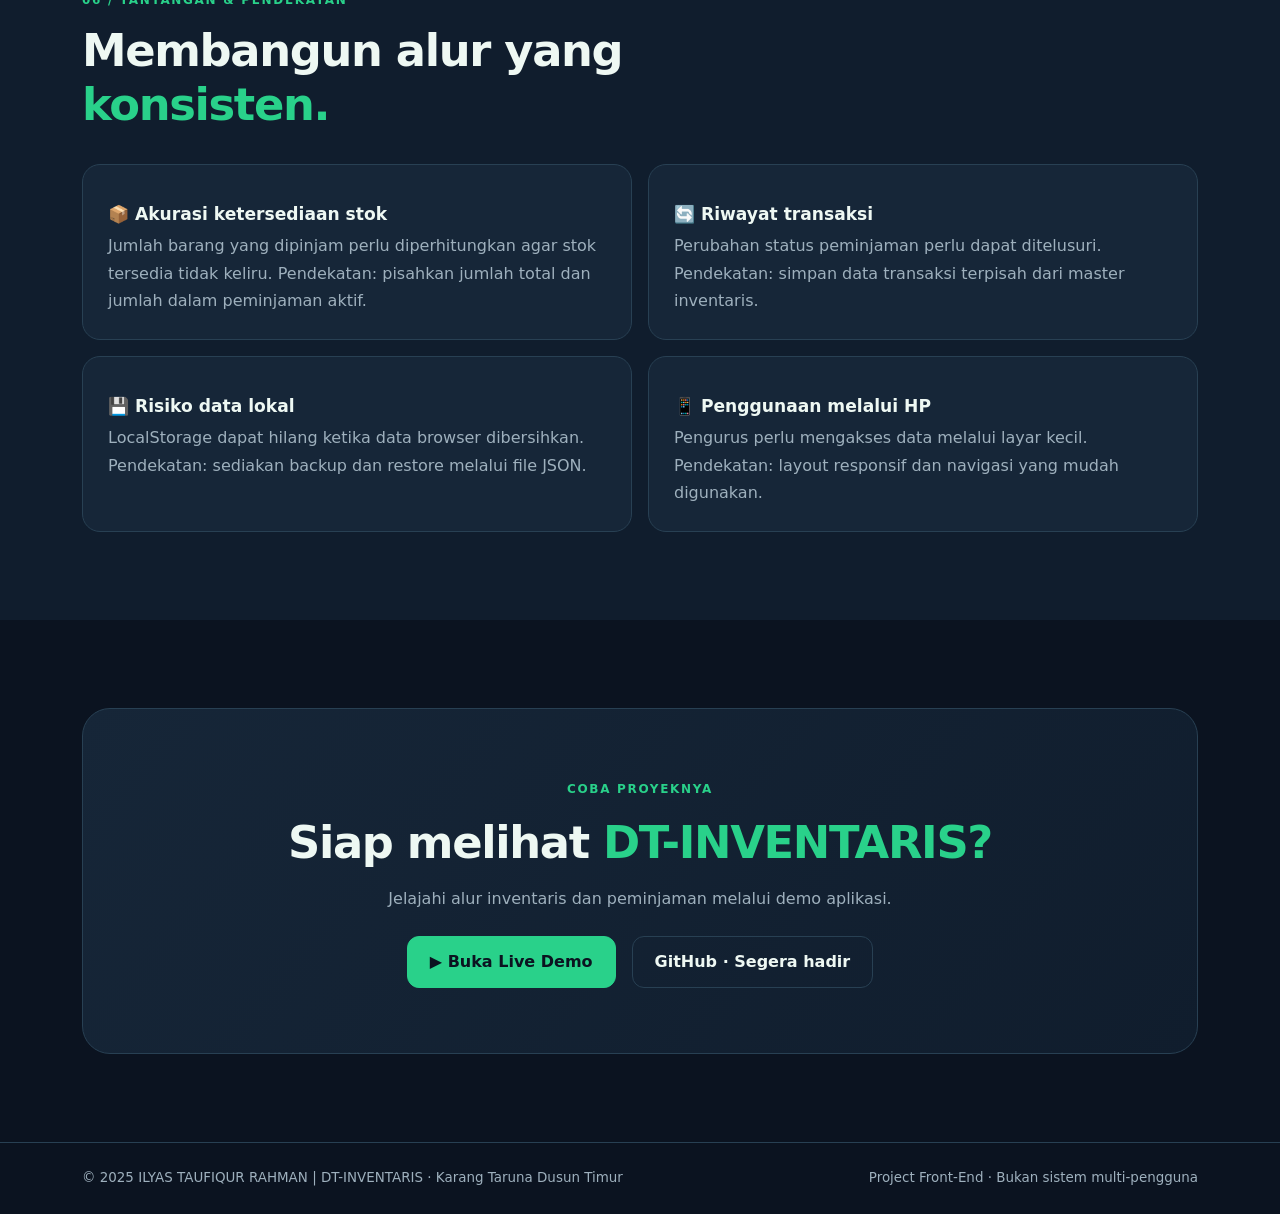
<file: project/dt-inventaris-project-detail/index.html>
<!doctype html>
<html lang="id" data-theme="dark">
  <head>
    <meta charset="utf-8" />
    <meta name="viewport" content="width=device-width,initial-scale=1" />
    <meta
      name="description"
      content="Detail proyek DT-INVENTARIS, aplikasi inventaris peralatan sepak bola Karang Taruna Dusun Timur."
    />
    <title>DT-INVENTARIS | Detail Proyek</title>
    <link
      href="https://cdn.jsdelivr.net/npm/bootstrap@5.3.3/dist/css/bootstrap.min.css"
      rel="stylesheet"
    />
    <link rel="stylesheet" href="assets/css/style.css" />
  </head>
  <body>
    <header class="topbar">
      <div
        class="container d-flex align-items-center justify-content-between py-3"
      >
        <a class="brand" href="#home"
          ><span class="brand-icon">⚽</span> DT<span>—</span>INVENTARIS</a
        >
        <div class="d-flex align-items-center gap-3">
          <a class="navlink d-none d-sm-inline" href="#fitur">Fitur</a
          ><a class="navlink d-none d-sm-inline" href="#galeri">Galeri</a
          ><button class="theme-btn" id="themeToggle" aria-label="Ganti tema">
            ☀️ <span>Tema</span>
          </button>
        </div>
      </div>
    </header>
    <main>
      <section class="hero" id="home">
        <div class="container">
          <div class="row align-items-center g-5">
            <div class="col-lg-6">
              <span class="eyebrow">⚽ PORTOFOLIO · FRONT-END PROJECT</span>
              <h1>Inventaris sepak bola, <em>lebih tertata.</em></h1>
              <p class="lead">
                DT-INVENTARIS adalah aplikasi pengelolaan peralatan sepak bola
                untuk <strong>Karang Taruna Dusun Timur</strong>. Pantau stok,
                peminjaman, pengembalian, dan laporan dalam satu antarmuka.
              </p>
              <div class="d-flex flex-wrap gap-3 mt-4">
                <a
                  class="btn btn-accent"
                  href="../../demo/dt-inventaris/index.html"
                  target="_blank"
                  rel="noopener noreferrer"
                  >▶ Lihat Live Demo</a
                ><a class="btn btn-outline-custom" href="#overview"
                  >Jelajahi Proyek ↓</a
                >
              </div>
              <div class="chips mt-4">
                <span>Bootstrap 5</span><span>JavaScript</span
                ><span>LocalStorage</span><span>Dual Theme</span>
              </div>
            </div>
            <div class="col-lg-6">
              <img
                class="hero-image"
                src="assets/images/dashboard.svg"
                alt="Ilustrasi antarmuka dashboard DT-INVENTARIS"
              />
            </div>
          </div>
        </div>
      </section>
      <section class="section" id="overview">
        <div class="container">
          <div class="section-label">01 / TENTANG PROYEK</div>
          <h2>Solusi sederhana untuk <span>inventaris komunitas.</span></h2>
          <div class="row g-4 mt-2">
            <div class="col-lg-7">
              <p class="body-copy">
                Pencatatan peralatan secara manual dapat menyulitkan pengurus
                ketika ingin mengetahui jumlah stok, kondisi barang, atau siapa
                yang sedang meminjam perlengkapan. DT-INVENTARIS menghadirkan
                alur pengelolaan yang lebih terstruktur melalui aplikasi web
                responsif.
              </p>
              <p class="body-copy">
                Proyek ini dikembangkan sebagai demonstrasi kemampuan Front-End
                Development. Penyimpanan menggunakan LocalStorage di perangkat
                pengguna, sehingga tidak memerlukan server aplikasi maupun akun
                pengguna.
              </p>
            </div>
            <div class="col-lg-5">
              <div class="info-card">
                <div>
                  <small>JENIS PROYEK</small><strong>Web Application</strong>
                </div>
                <div>
                  <small>DEVELOP BY</small
                  ><strong>Ilyas Taufiqur Rahman</strong>
                </div>
                <div>
                  <small>ARSITEKTUR</small><strong>Front-End Only</strong>
                </div>
                <div><small>BAHASA</small><strong>Indonesia</strong></div>
              </div>
            </div>
          </div>
        </div>
      </section>
      <section class="section alt" id="fitur">
        <div class="container">
          <div class="section-label">02 / FITUR UTAMA</div>
          <h2>Semua kebutuhan <span>dalam satu dashboard.</span></h2>
          <div class="row g-3 mt-3" id="features"></div>
        </div>
      </section>
      <section class="section" id="alur">
        <div class="container">
          <div class="section-label">03 / ALUR PENGGUNAAN</div>
          <h2>Dari pencatatan <span>hingga pelaporan.</span></h2>
          <div class="row g-3 mt-3">
            <div class="col-md-3">
              <div class="step">
                <b>01</b>
                <h3>Input Barang</h3>
                <p>Catat nama, kategori, jumlah, dan kondisi peralatan.</p>
              </div>
            </div>
            <div class="col-md-3">
              <div class="step">
                <b>02</b>
                <h3>Pinjam</h3>
                <p>Masukkan peminjam, barang, jumlah, dan tanggal.</p>
              </div>
            </div>
            <div class="col-md-3">
              <div class="step">
                <b>03</b>
                <h3>Kembalikan</h3>
                <p>Perbarui status transaksi dan ketersediaan stok.</p>
              </div>
            </div>
            <div class="col-md-3">
              <div class="step">
                <b>04</b>
                <h3>Laporan</h3>
                <p>Tinjau riwayat dan buat rekap inventaris.</p>
              </div>
            </div>
          </div>
        </div>
      </section>
      <section class="section alt" id="galeri">
        <div class="container">
          <div class="section-label">04 / GALERI ANTARMUKA</div>
          <div
            class="d-flex justify-content-between align-items-end flex-wrap gap-3"
          >
            <h2>Pratinjau <span>desain aplikasi.</span></h2>
            <p class="muted mb-0">
              Ilustrasi UI, bukan tangkapan layar aplikasi.
            </p>
          </div>
          <div class="row g-4 mt-2">
            <div class="col-md-6">
              <button
                class="gallery"
                data-image="assets/images/dashboard.svg"
                aria-label="Perbesar ilustrasi dashboard"
              >
                <img
                  src="assets/images/dashboard.svg"
                  alt="Ilustrasi dashboard"
                /><span>01 · Dashboard</span>
              </button>
            </div>
            <div class="col-md-6">
              <button
                class="gallery"
                data-image="assets/images/inventaris.svg"
                aria-label="Perbesar ilustrasi inventaris"
              >
                <img
                  src="assets/images/inventaris.svg"
                  alt="Ilustrasi data inventaris"
                /><span>02 · Data Inventaris</span>
              </button>
            </div>
            <div class="col-md-6">
              <button
                class="gallery"
                data-image="assets/images/peminjaman.svg"
                aria-label="Perbesar ilustrasi peminjaman"
              >
                <img
                  src="assets/images/peminjaman.svg"
                  alt="Ilustrasi peminjaman"
                /><span>03 · Peminjaman</span>
              </button>
            </div>
            <div class="col-md-6">
              <button
                class="gallery"
                data-image="assets/images/laporan.svg"
                aria-label="Perbesar ilustrasi laporan"
              >
                <img
                  src="assets/images/laporan.svg"
                  alt="Ilustrasi laporan"
                /><span>04 · Laporan</span>
              </button>
            </div>
          </div>
        </div>
      </section>
      <section class="section" id="teknologi">
        <div class="container">
          <div class="section-label">05 / TEKNOLOGI</div>
          <h2>Teknologi yang <span>digunakan.</span></h2>
          <div class="row g-3 mt-3">
            <div class="col-md-4">
              <div class="tech">
                <b>HTML5 + CSS3</b>
                <p>Struktur semantik dan tampilan kustom.</p>
              </div>
            </div>
            <div class="col-md-4">
              <div class="tech">
                <b>Bootstrap 5</b>
                <p>Grid responsif dan komponen UI.</p>
              </div>
            </div>
            <div class="col-md-4">
              <div class="tech">
                <b>JavaScript</b>
                <p>Interaksi, logika transaksi, dan validasi.</p>
              </div>
            </div>
            <div class="col-md-4">
              <div class="tech">
                <b>LocalStorage</b>
                <p>Penyimpanan data lokal pada browser.</p>
              </div>
            </div>
            <div class="col-md-4">
              <div class="tech">
                <b>Chart.js</b>
                <p>Visualisasi statistik inventaris.</p>
              </div>
            </div>
            <div class="col-md-4">
              <div class="tech">
                <b>JSON / CSV</b>
                <p>Backup, pemulihan, dan ekspor data.</p>
              </div>
            </div>
          </div>
        </div>
      </section>
      <section class="section alt">
        <div class="container">
          <div class="section-label">06 / TANTANGAN & PENDEKATAN</div>
          <h2>Membangun alur yang <span>konsisten.</span></h2>
          <div class="row g-3 mt-3">
            <div class="col-md-6">
              <div class="info-panel">
                <h3>📦 Akurasi ketersediaan stok</h3>
                <p>
                  Jumlah barang yang dipinjam perlu diperhitungkan agar stok
                  tersedia tidak keliru. Pendekatan: pisahkan jumlah total dan
                  jumlah dalam peminjaman aktif.
                </p>
              </div>
            </div>
            <div class="col-md-6">
              <div class="info-panel">
                <h3>🔄 Riwayat transaksi</h3>
                <p>
                  Perubahan status peminjaman perlu dapat ditelusuri.
                  Pendekatan: simpan data transaksi terpisah dari master
                  inventaris.
                </p>
              </div>
            </div>
            <div class="col-md-6">
              <div class="info-panel">
                <h3>💾 Risiko data lokal</h3>
                <p>
                  LocalStorage dapat hilang ketika data browser dibersihkan.
                  Pendekatan: sediakan backup dan restore melalui file JSON.
                </p>
              </div>
            </div>
            <div class="col-md-6">
              <div class="info-panel">
                <h3>📱 Penggunaan melalui HP</h3>
                <p>
                  Pengurus perlu mengakses data melalui layar kecil. Pendekatan:
                  layout responsif dan navigasi yang mudah digunakan.
                </p>
              </div>
            </div>
          </div>
        </div>
      </section>
      <section class="section">
        <div class="container">
          <div class="cta">
            <span class="eyebrow">COBA PROYEKNYA</span>
            <h2>Siap melihat <span>DT-INVENTARIS?</span></h2>
            <p>
              Jelajahi alur inventaris dan peminjaman melalui demo aplikasi.
            </p>
            <div class="d-flex justify-content-center flex-wrap gap-3 mt-4">
              <a
                class="btn btn-accent"
                href="../../demo/dt-inventaris/index.html"
                target="_blank"
                rel="noopener noreferrer"
                >▶ Buka Live Demo</a
              ><a
                class="btn btn-outline-custom"
                id="githubLink"
                href="#"
                aria-disabled="true"
                title="Tambahkan URL repository di assets/js/main.js"
                >GitHub · Segera hadir</a
              >
            </div>
          </div>
        </div>
      </section>
    </main>
    <footer>
      <div
        class="container d-flex flex-wrap justify-content-between gap-2 py-4"
      >
        <span
          >© <span>2025 </span>ILYAS TAUFIQUR RAHMAN | DT-INVENTARIS · Karang
          Taruna Dusun Timur</span
        ><span>Project Front-End · Bukan sistem multi-pengguna</span>
      </div>
    </footer>
    <dialog id="preview">
      <button id="closePreview" aria-label="Tutup pratinjau">✕</button
      ><img id="previewImg" alt="Pratinjau ilustrasi antarmuka" />
    </dialog>
    <script src="assets/js/main.js"></script>
  </body>
</html>
</file>
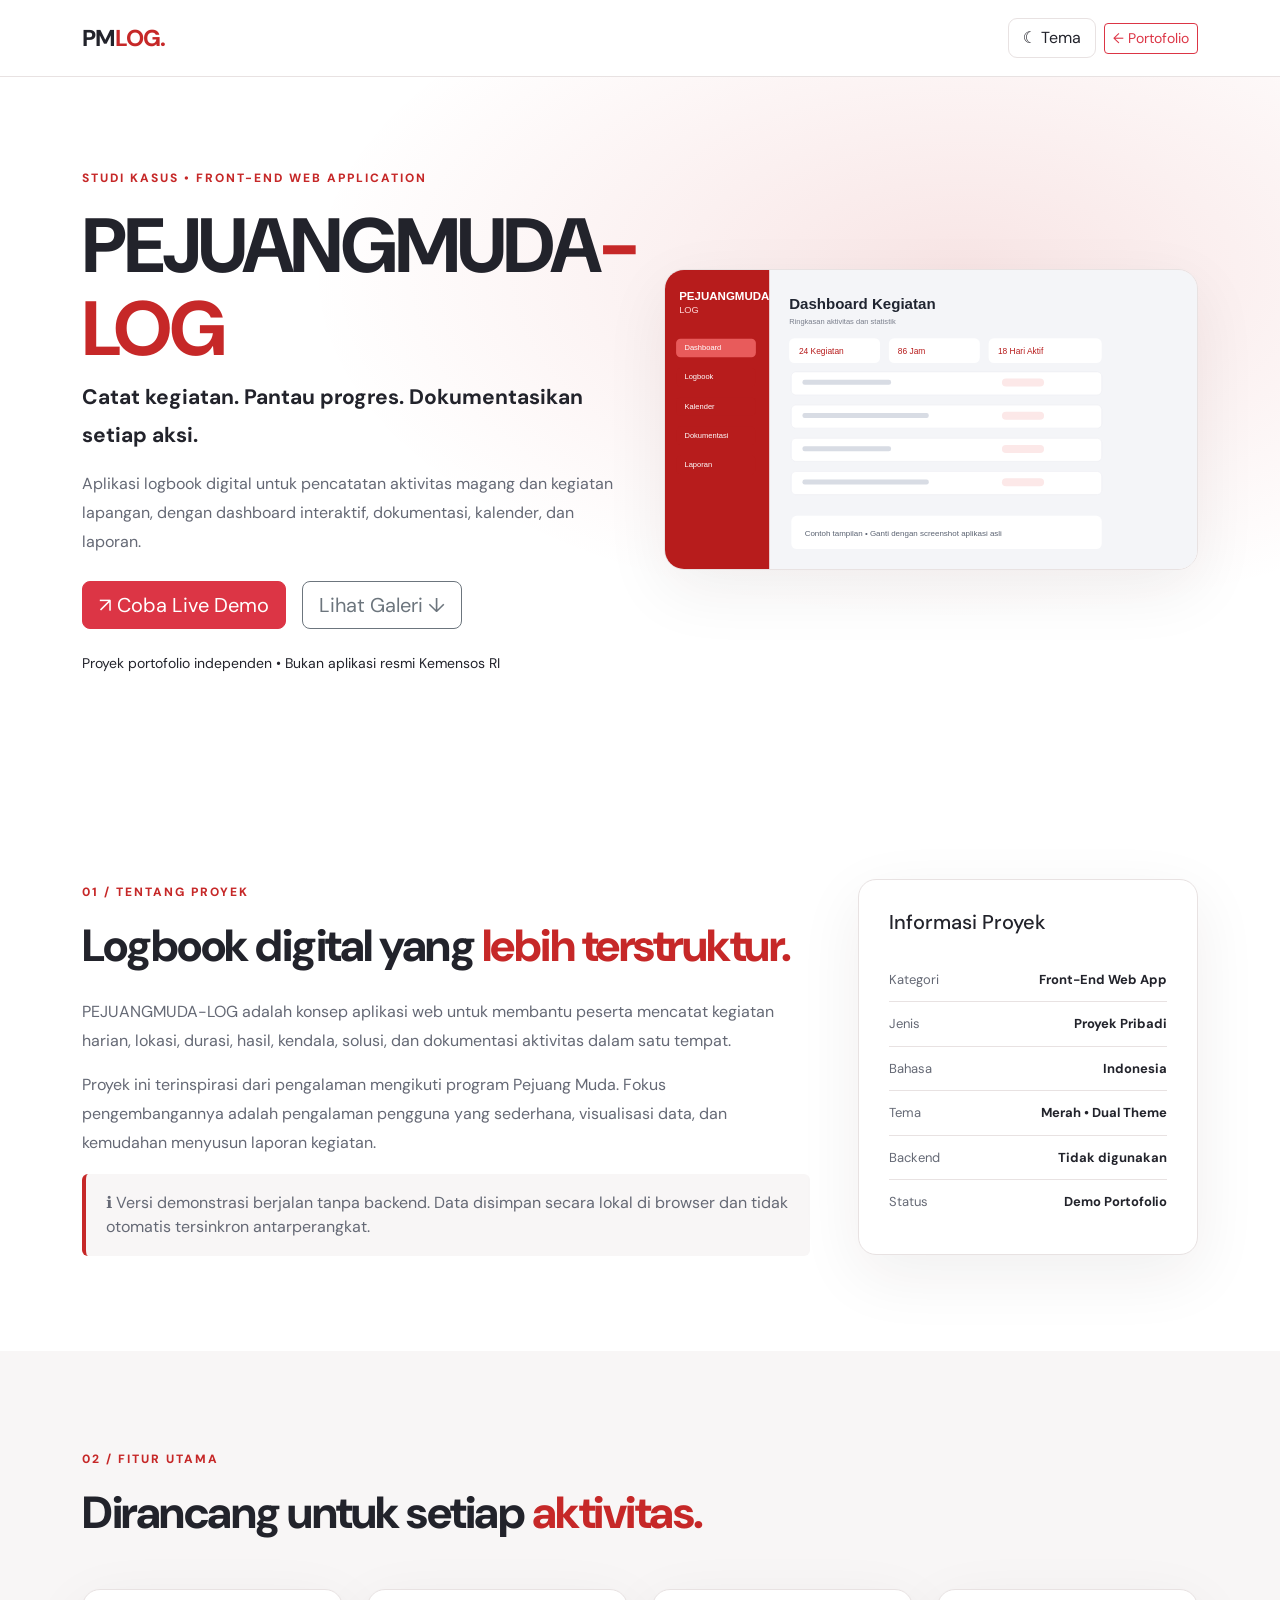
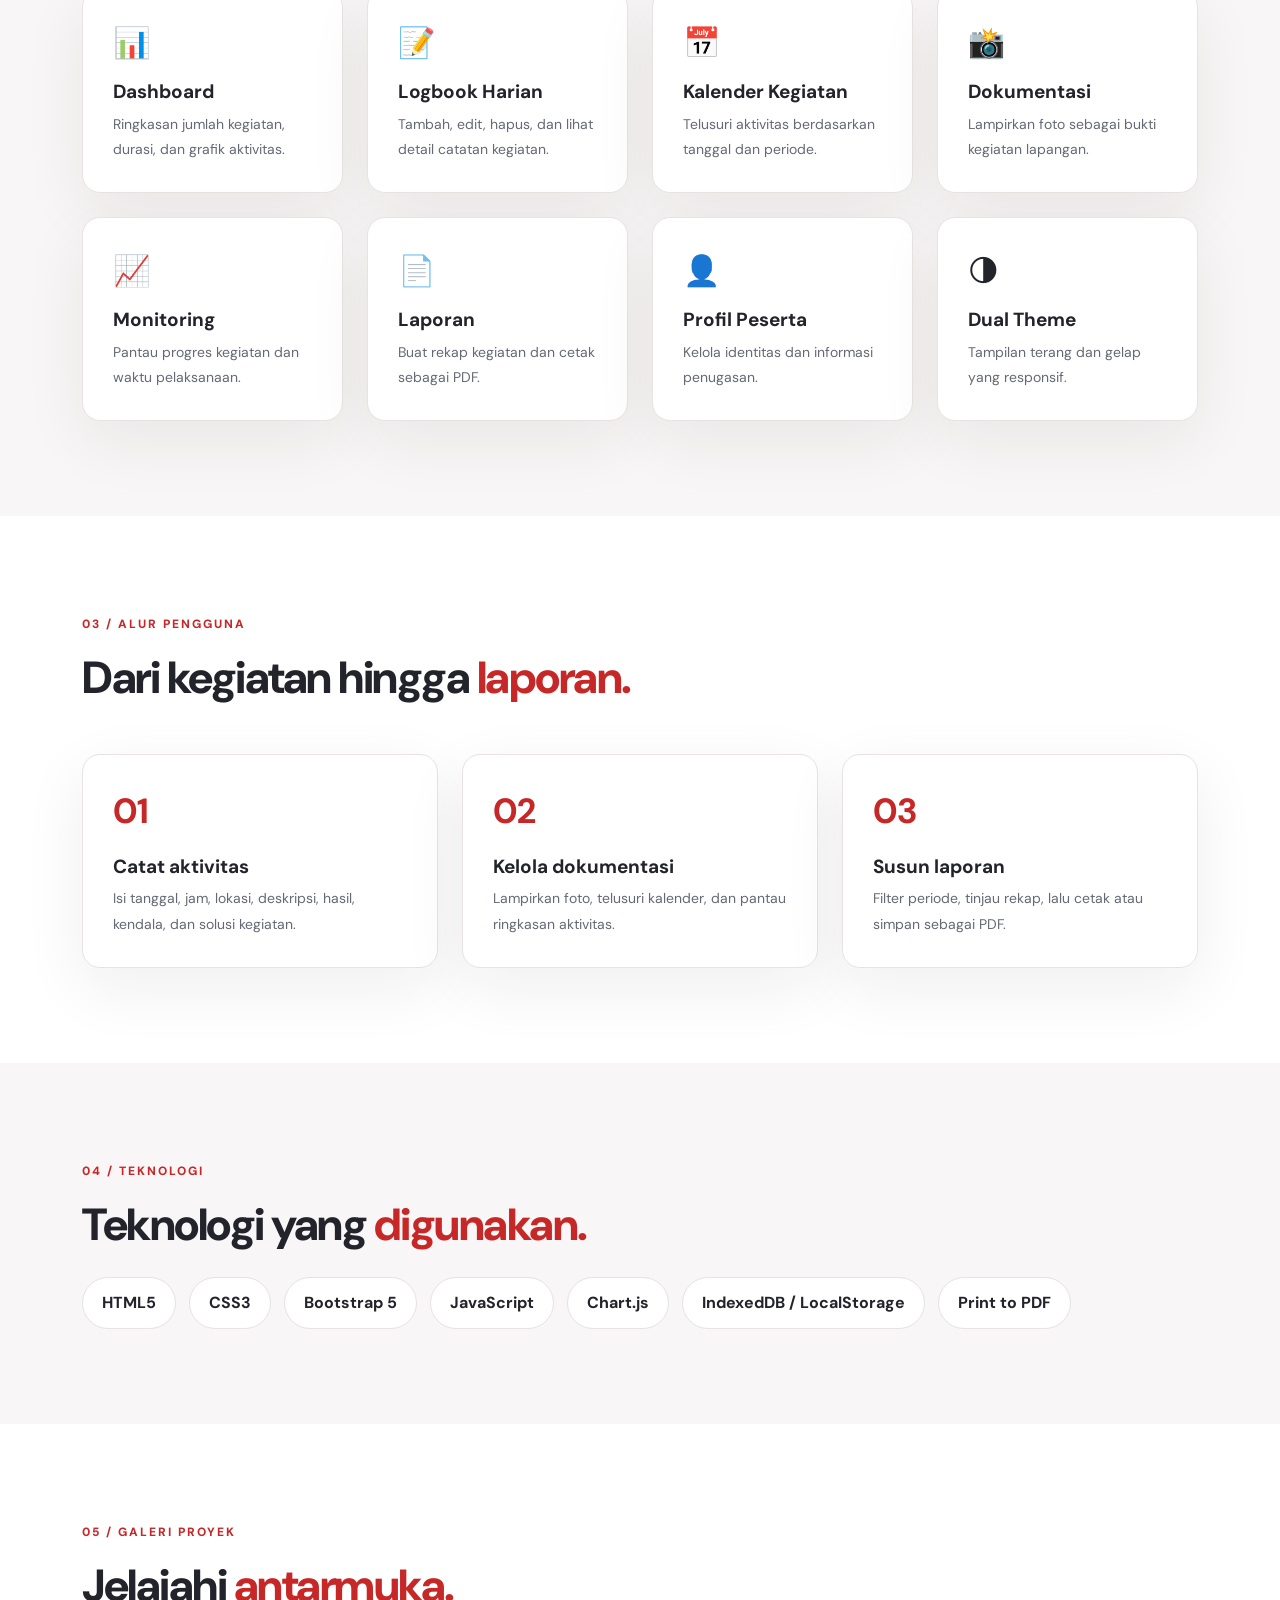
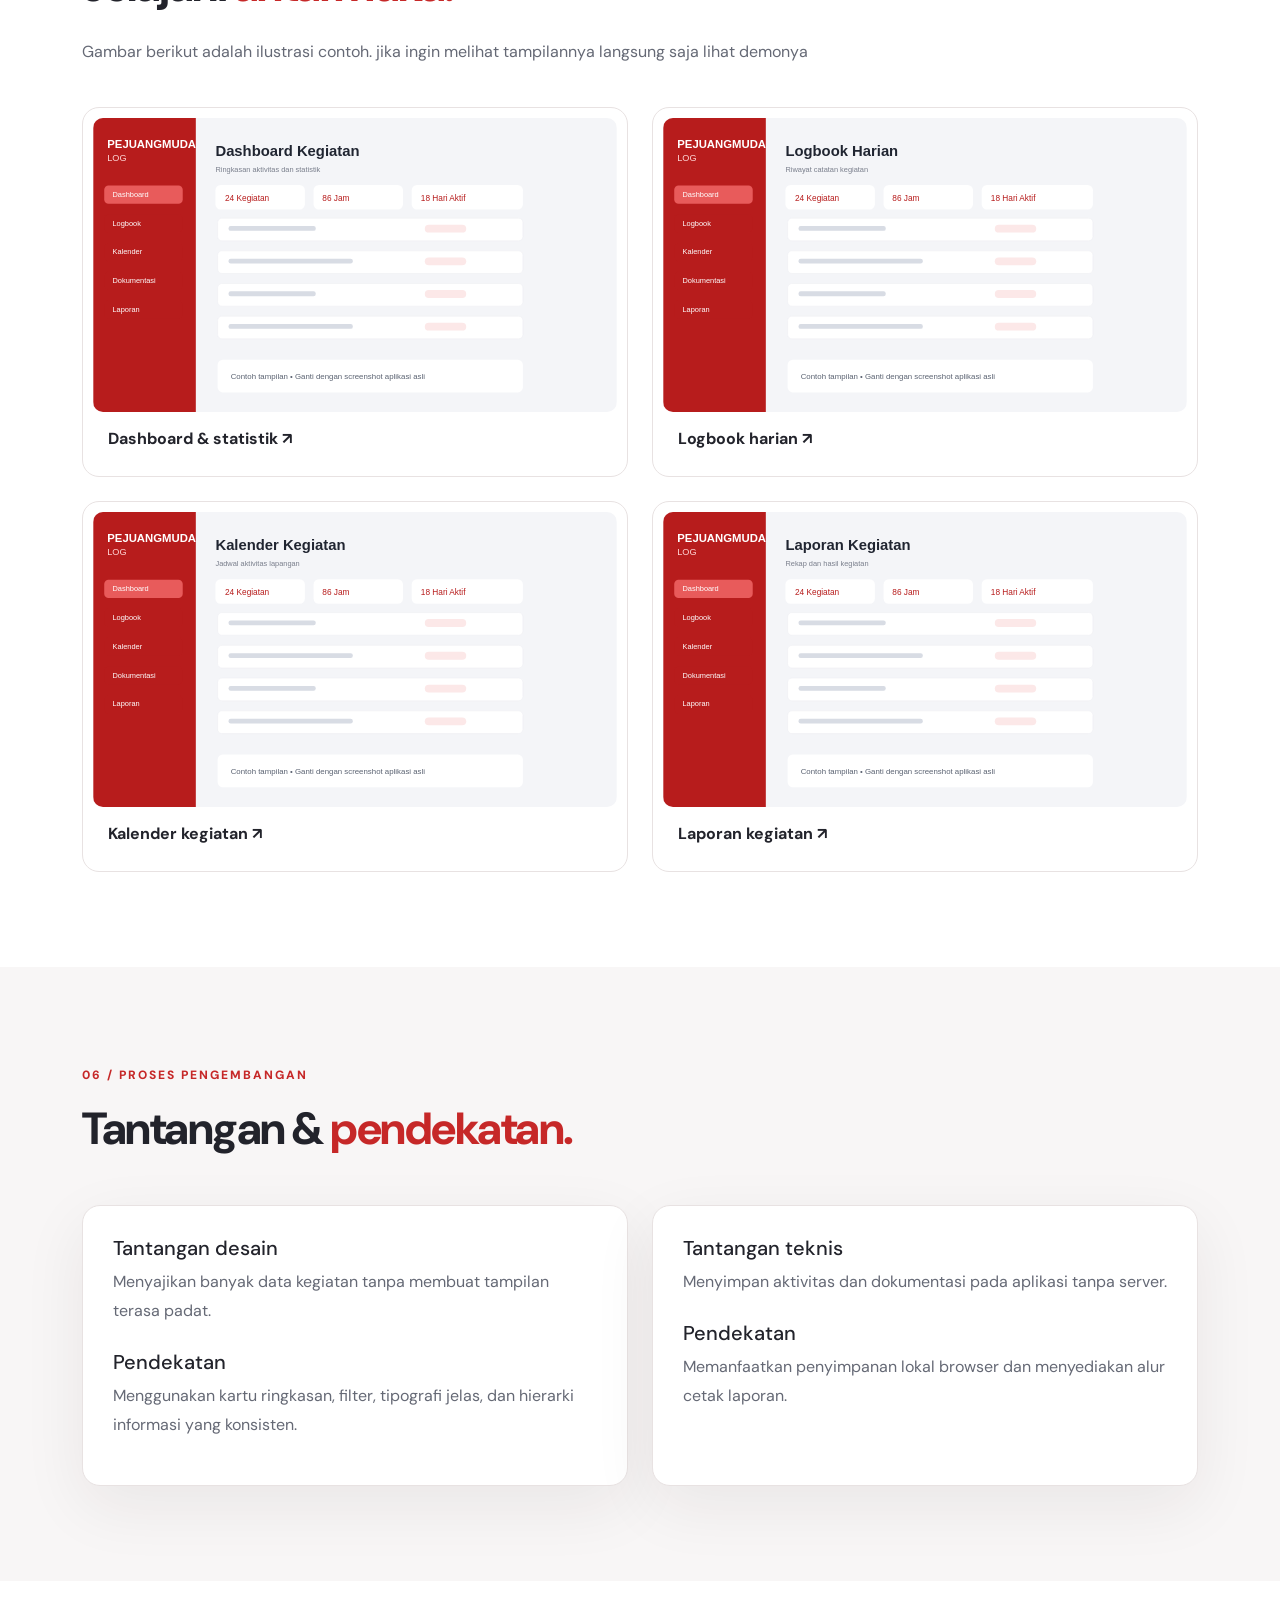
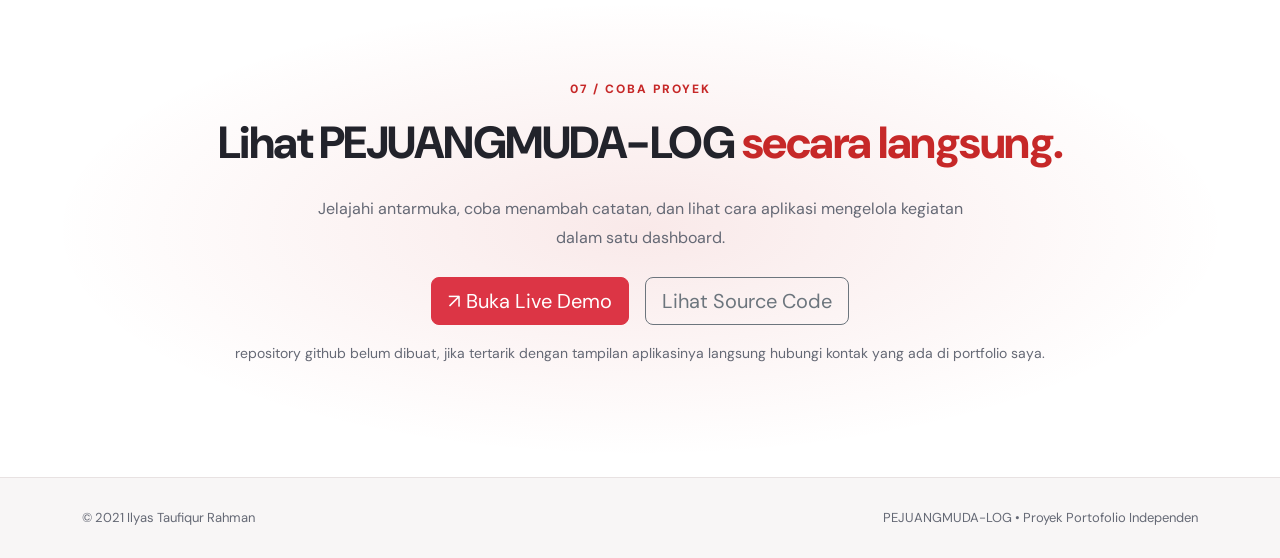
<file: project/pejuangmuda-log-detail/index.html>
<!doctype html>
<html lang="id">
  <head>
    <meta charset="utf-8" />
    <meta name="viewport" content="width=device-width,initial-scale=1" />
    <meta
      name="description"
      content="Detail proyek PEJUANGMUDA-LOG, aplikasi logbook kegiatan berbasis web."
    />
    <title>PEJUANGMUDA-LOG | Detail Proyek</title>
    <link
      href="https://cdn.jsdelivr.net/npm/bootstrap@5.3.3/dist/css/bootstrap.min.css"
      rel="stylesheet"
    />
    <link rel="stylesheet" href="assets/css/style.css" />
  </head>
  <body>
    <nav class="navbar navbar-expand-lg fixed-top">
      <div class="container">
        <a class="brand" href="#beranda">PM<span>LOG.</span></a>
        <div class="d-flex align-items-center gap-2">
          <button class="theme" id="themeToggle" aria-label="Ganti tema">
            ☾ Tema</button
          ><a
            class="btn btn-outline-danger btn-sm"
            href="../../index.html#project"
            >← Portofolio</a
          >
        </div>
      </div>
    </nav>
    <main>
      <section class="hero" id="beranda">
        <div class="container">
          <div class="row align-items-center g-5">
            <div class="col-lg-6">
              <span class="eyebrow"
                >STUDI KASUS • FRONT-END WEB APPLICATION</span
              >
              <h1>PEJUANGMUDA<span>-LOG</span></h1>
              <p class="lead">
                Catat kegiatan. Pantau progres. Dokumentasikan setiap aksi.
              </p>
              <p class="muted">
                Aplikasi logbook digital untuk pencatatan aktivitas magang dan
                kegiatan lapangan, dengan dashboard interaktif, dokumentasi,
                kalender, dan laporan.
              </p>
              <div class="d-flex flex-wrap gap-3 mt-4">
                <a
                  class="btn btn-danger btn-lg"
                  href="../../demo/PEJUANGMUDA-LOG/index.html"
                  target="_blank"
                  rel="noopener noreferrer"
                  >↗ Coba Live Demo</a
                ><a class="btn btn-outline-secondary btn-lg" href="#galeri"
                  >Lihat Galeri ↓</a
                >
              </div>
              <div class="mt-4 muted small">
                Proyek portofolio independen • Bukan aplikasi resmi Kemensos RI
              </div>
            </div>
            <div class="col-lg-6">
              <img
                class="hero-img"
                src="assets/images/dashboard.svg"
                alt="Ilustrasi tampilan dashboard PEJUANGMUDA-LOG"
              />
            </div>
          </div>
        </div>
      </section>
      <section class="section" id="tentang">
        <div class="container">
          <div class="row g-5">
            <div class="col-lg-8">
              <span class="eyebrow">01 / TENTANG PROYEK</span>
              <h2>Logbook digital yang <em>lebih terstruktur.</em></h2>
              <p>
                PEJUANGMUDA-LOG adalah konsep aplikasi web untuk membantu
                peserta mencatat kegiatan harian, lokasi, durasi, hasil,
                kendala, solusi, dan dokumentasi aktivitas dalam satu tempat.
              </p>
              <p>
                Proyek ini terinspirasi dari pengalaman mengikuti program
                Pejuang Muda. Fokus pengembangannya adalah pengalaman pengguna
                yang sederhana, visualisasi data, dan kemudahan menyusun laporan
                kegiatan.
              </p>
              <div class="notice">
                ℹ️ Versi demonstrasi berjalan tanpa backend. Data disimpan
                secara lokal di browser dan tidak otomatis tersinkron
                antarperangkat.
              </div>
            </div>
            <div class="col-lg-4">
              <div class="panel">
                <h3 class="h5 mb-4">Informasi Proyek</h3>
                <div class="info">
                  <span>Kategori</span><b>Front-End Web App</b>
                </div>
                <div class="info"><span>Jenis</span><b>Proyek Pribadi</b></div>
                <div class="info"><span>Bahasa</span><b>Indonesia</b></div>
                <div class="info">
                  <span>Tema</span><b>Merah • Dual Theme</b>
                </div>
                <div class="info">
                  <span>Backend</span><b>Tidak digunakan</b>
                </div>
                <div class="info">
                  <span>Status</span><b>Demo Portofolio</b>
                </div>
              </div>
            </div>
          </div>
        </div>
      </section>
      <section class="section shade" id="fitur">
        <div class="container">
          <span class="eyebrow">02 / FITUR UTAMA</span>
          <h2>Dirancang untuk setiap <em>aktivitas.</em></h2>
          <div class="row g-4 mt-2" id="featureGrid"></div>
        </div>
      </section>
      <section class="section" id="alur">
        <div class="container">
          <span class="eyebrow">03 / ALUR PENGGUNA</span>
          <h2>Dari kegiatan hingga <em>laporan.</em></h2>
          <div class="row g-4 mt-3">
            <div class="col-md-4">
              <div class="step">
                <b>01</b>
                <h3>Catat aktivitas</h3>
                <p>
                  Isi tanggal, jam, lokasi, deskripsi, hasil, kendala, dan
                  solusi kegiatan.
                </p>
              </div>
            </div>
            <div class="col-md-4">
              <div class="step">
                <b>02</b>
                <h3>Kelola dokumentasi</h3>
                <p>
                  Lampirkan foto, telusuri kalender, dan pantau ringkasan
                  aktivitas.
                </p>
              </div>
            </div>
            <div class="col-md-4">
              <div class="step">
                <b>03</b>
                <h3>Susun laporan</h3>
                <p>
                  Filter periode, tinjau rekap, lalu cetak atau simpan sebagai
                  PDF.
                </p>
              </div>
            </div>
          </div>
        </div>
      </section>
      <section class="section shade" id="teknologi">
        <div class="container">
          <span class="eyebrow">04 / TEKNOLOGI</span>
          <h2>Teknologi yang <em>digunakan.</em></h2>
          <div class="chips">
            <span>HTML5</span><span>CSS3</span><span>Bootstrap 5</span
            ><span>JavaScript</span><span>Chart.js</span
            ><span>IndexedDB / LocalStorage</span><span>Print to PDF</span>
          </div>
        </div>
      </section>
      <section class="section" id="galeri">
        <div class="container">
          <span class="eyebrow">05 / GALERI PROYEK</span>
          <h2>Jelajahi <em>antarmuka.</em></h2>
          <p class="muted">
            Gambar berikut adalah ilustrasi contoh. jika ingin melihat
            tampilannya langsung saja lihat demonya
          </p>
          <div class="row g-4 mt-2">
            <div class="col-md-6">
              <button
                class="shot"
                data-src="assets/images/dashboard.svg"
                data-title="Dashboard"
              >
                <img
                  src="assets/images/dashboard.svg"
                  alt="Contoh dashboard"
                /><span>Dashboard & statistik ↗</span>
              </button>
            </div>
            <div class="col-md-6">
              <button
                class="shot"
                data-src="assets/images/logbook.svg"
                data-title="Logbook Harian"
              >
                <img
                  src="assets/images/logbook.svg"
                  alt="Contoh logbook"
                /><span>Logbook harian ↗</span>
              </button>
            </div>
            <div class="col-md-6">
              <button
                class="shot"
                data-src="assets/images/calendar.svg"
                data-title="Kalender Kegiatan"
              >
                <img
                  src="assets/images/calendar.svg"
                  alt="Contoh kalender"
                /><span>Kalender kegiatan ↗</span>
              </button>
            </div>
            <div class="col-md-6">
              <button
                class="shot"
                data-src="assets/images/report.svg"
                data-title="Laporan Kegiatan"
              >
                <img src="assets/images/report.svg" alt="Contoh laporan" /><span
                  >Laporan kegiatan ↗</span
                >
              </button>
            </div>
          </div>
        </div>
      </section>
      <section class="section shade" id="tantangan">
        <div class="container">
          <span class="eyebrow">06 / PROSES PENGEMBANGAN</span>
          <h2>Tantangan & <em>pendekatan.</em></h2>
          <div class="row g-4 mt-2">
            <div class="col-md-6">
              <div class="panel h-100">
                <h3 class="h5">Tantangan desain</h3>
                <p>
                  Menyajikan banyak data kegiatan tanpa membuat tampilan terasa
                  padat.
                </p>
                <h3 class="h5 mt-4">Pendekatan</h3>
                <p>
                  Menggunakan kartu ringkasan, filter, tipografi jelas, dan
                  hierarki informasi yang konsisten.
                </p>
              </div>
            </div>
            <div class="col-md-6">
              <div class="panel h-100">
                <h3 class="h5">Tantangan teknis</h3>
                <p>
                  Menyimpan aktivitas dan dokumentasi pada aplikasi tanpa
                  server.
                </p>
                <h3 class="h5 mt-4">Pendekatan</h3>
                <p>
                  Memanfaatkan penyimpanan lokal browser dan menyediakan alur
                  cetak laporan.
                </p>
              </div>
            </div>
          </div>
        </div>
      </section>
      <section class="section final">
        <div class="container text-center">
          <span class="eyebrow">07 / COBA PROYEK</span>
          <h2>Lihat PEJUANGMUDA-LOG <em>secara langsung.</em></h2>
          <p class="muted mx-auto" style="max-width: 650px">
            Jelajahi antarmuka, coba menambah catatan, dan lihat cara aplikasi
            mengelola kegiatan dalam satu dashboard.
          </p>
          <div class="d-flex justify-content-center flex-wrap gap-3 mt-4">
            <a
              class="btn btn-danger btn-lg"
              href="../../demo/pejuangmuda-log/index.html"
              target="_blank"
              rel="noopener noreferrer"
              >↗ Buka Live Demo</a
            ><a
              class="btn btn-outline-secondary btn-lg"
              href="https://github.com/"
              target="_blank"
              rel="noopener noreferrer"
              id="githubLink"
              >Lihat Source Code</a
            >
          </div>
          <p class="small muted mt-3">
            repository github belum dibuat, jika tertarik dengan tampilan
            aplikasinya langsung hubungi kontak yang ada di portfolio saya.
          </p>
        </div>
      </section>
    </main>
    <footer>
      <div class="container d-flex flex-wrap justify-content-between gap-3">
        <span>© 2021 Ilyas Taufiqur Rahman</span
        ><span>PEJUANGMUDA-LOG • Proyek Portofolio Independen</span>
      </div>
    </footer>
    <dialog id="viewer">
      <button id="closeViewer" aria-label="Tutup">✕</button
      ><img id="viewerImg" alt="Pratinjau gambar" />
      <p id="viewerTitle"></p>
    </dialog>
    <script src="assets/js/main.js"></script>
  </body>
</html>
</file>
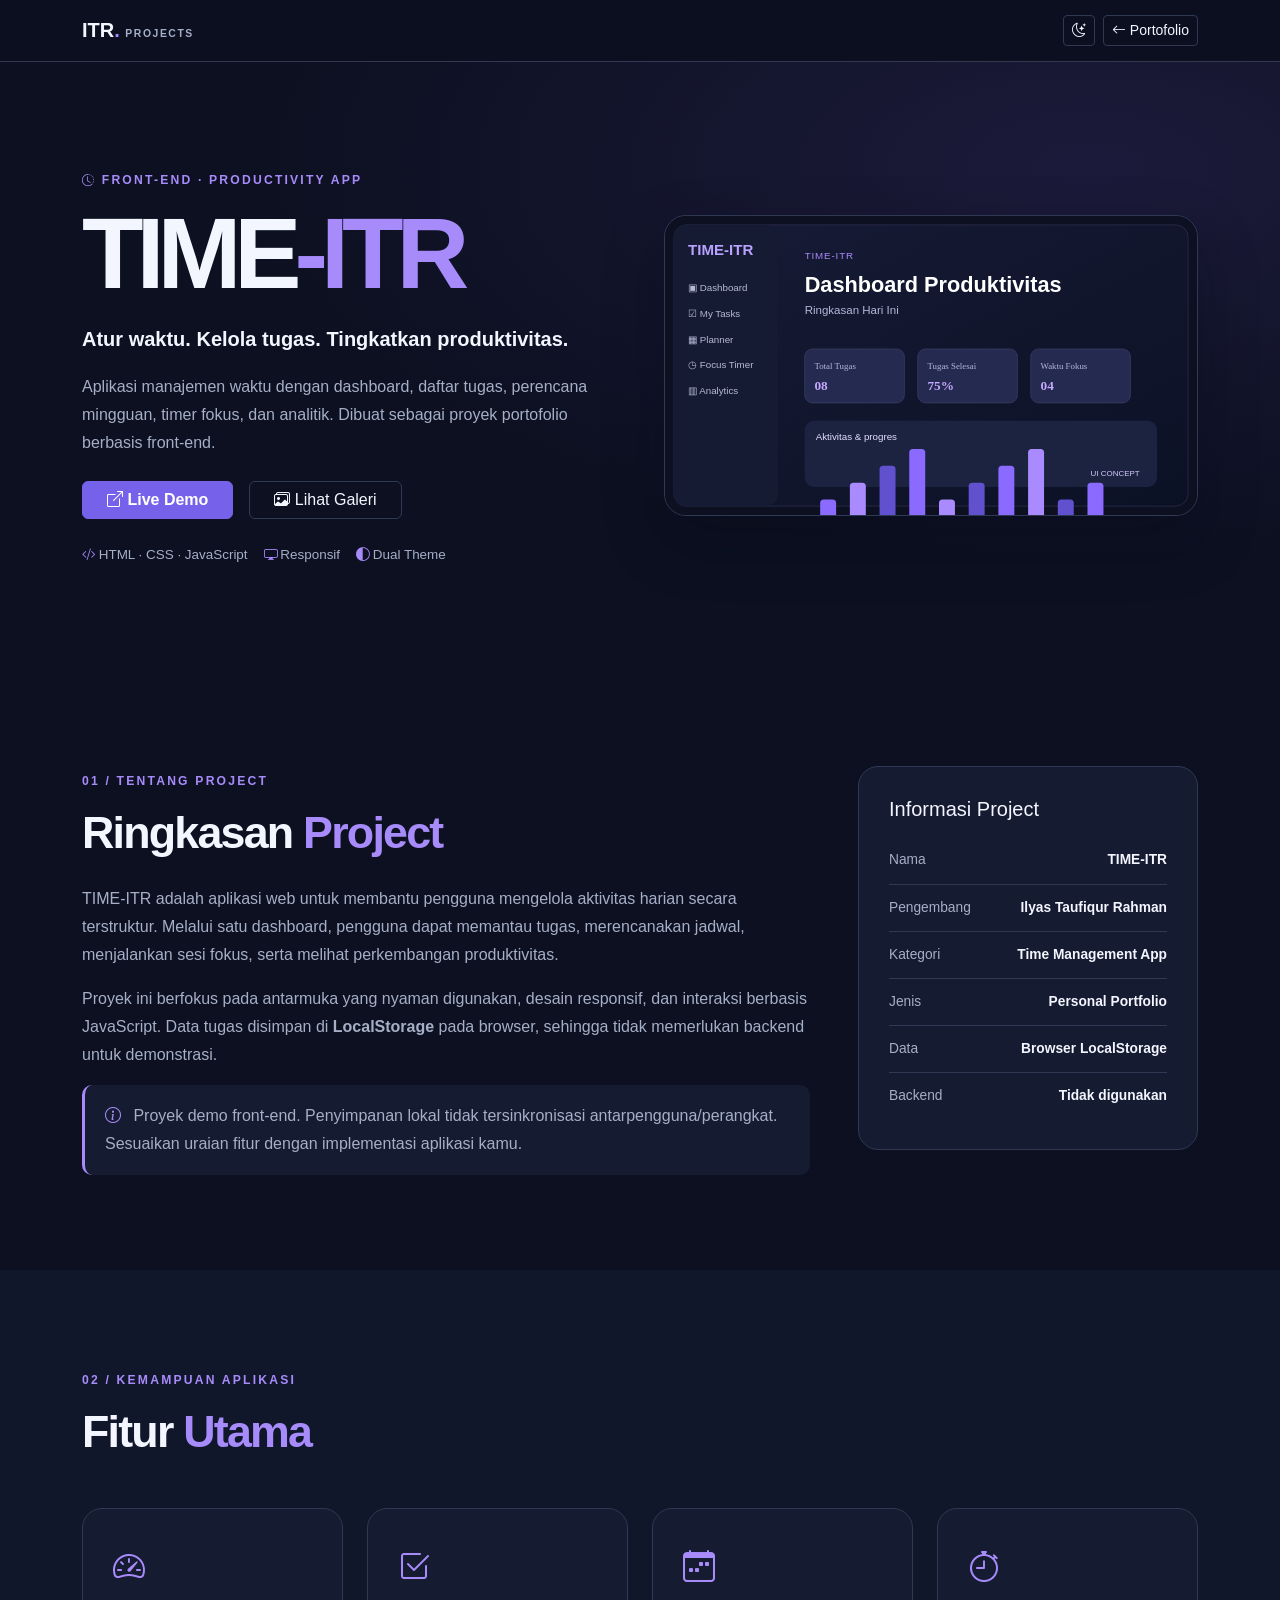
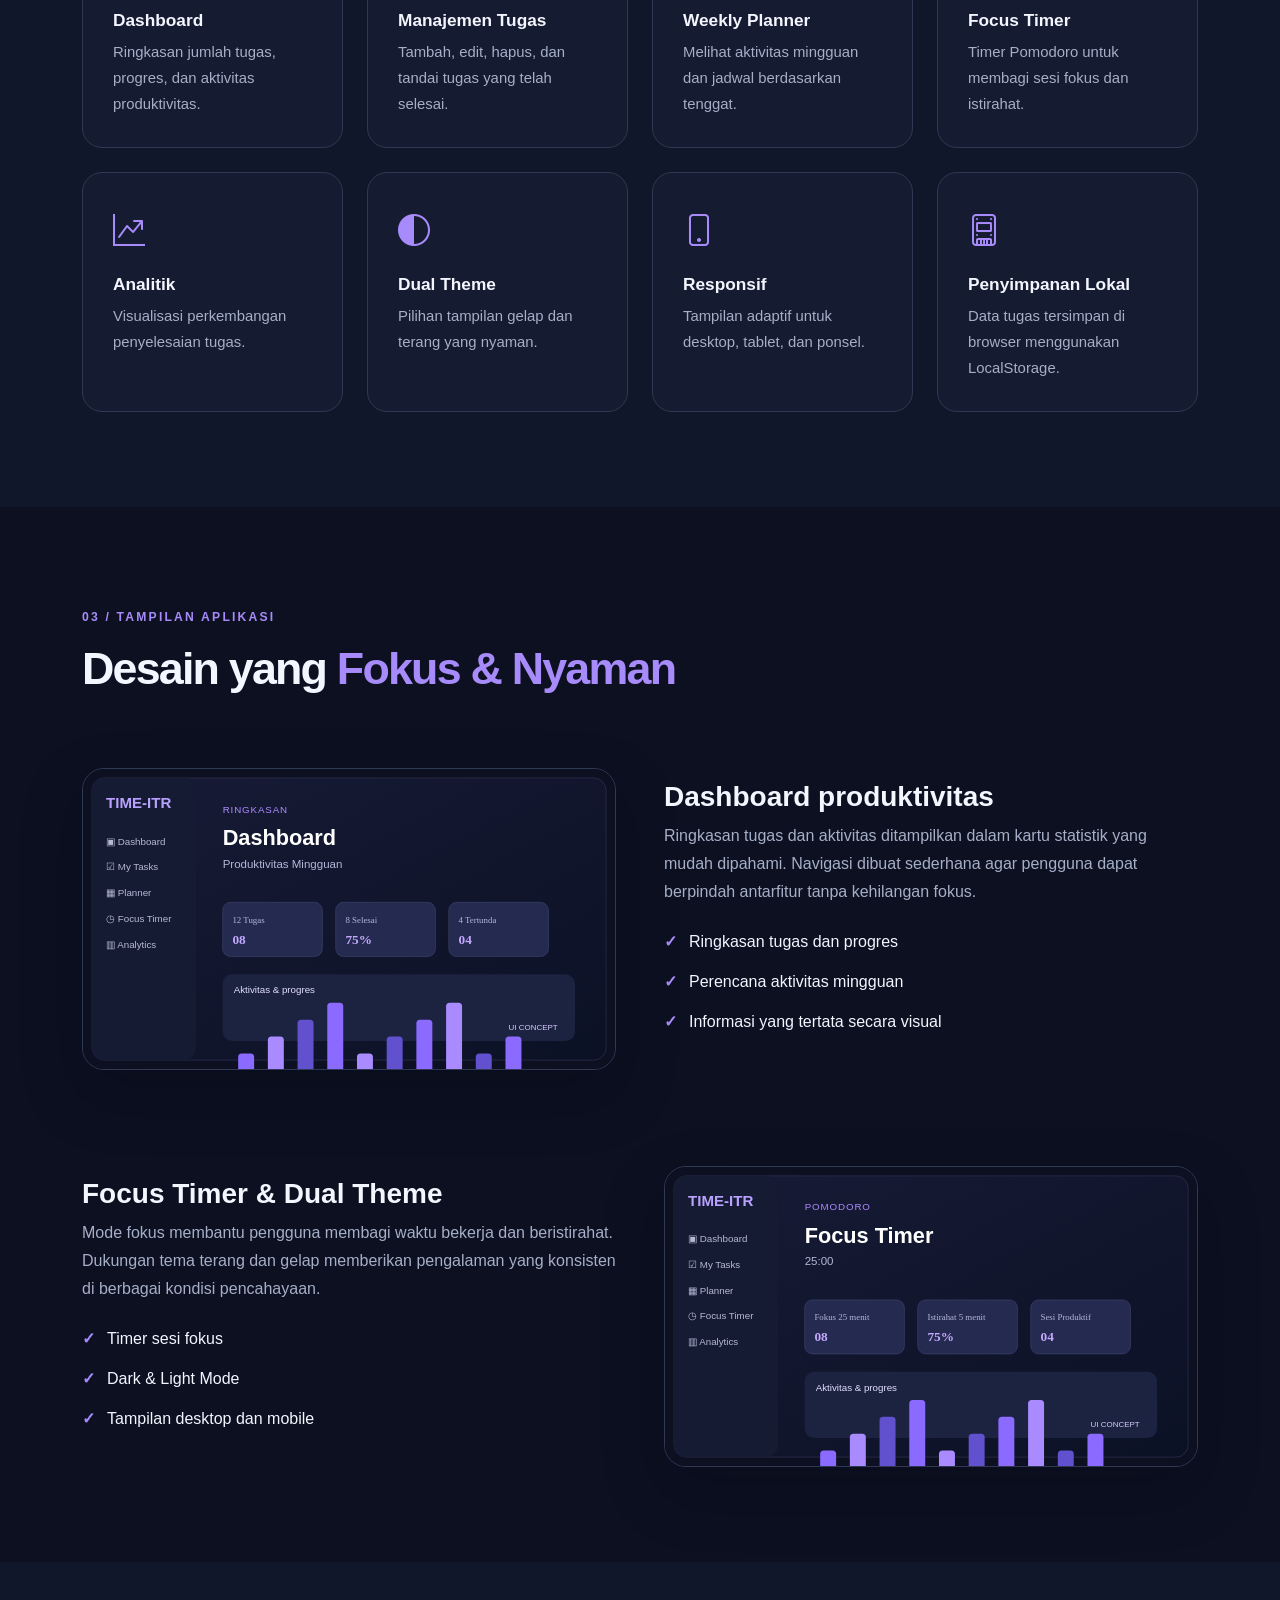
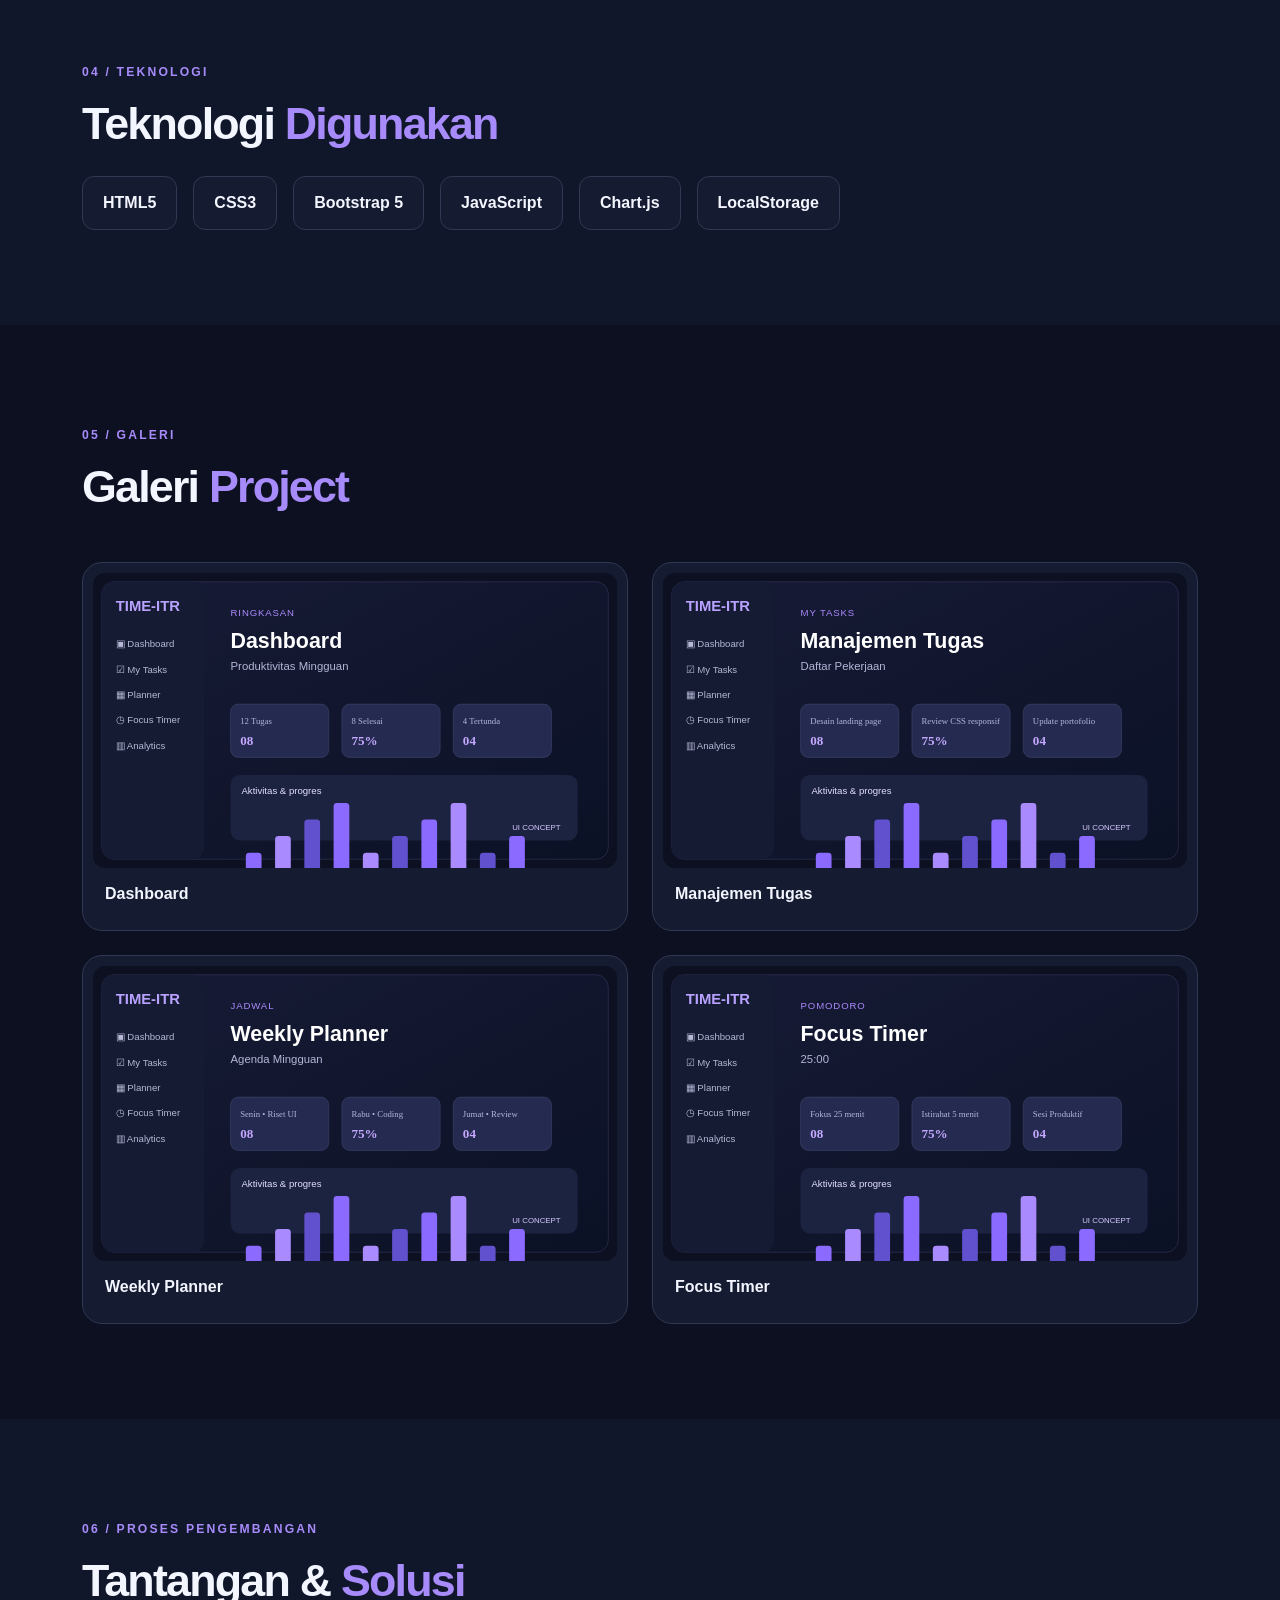
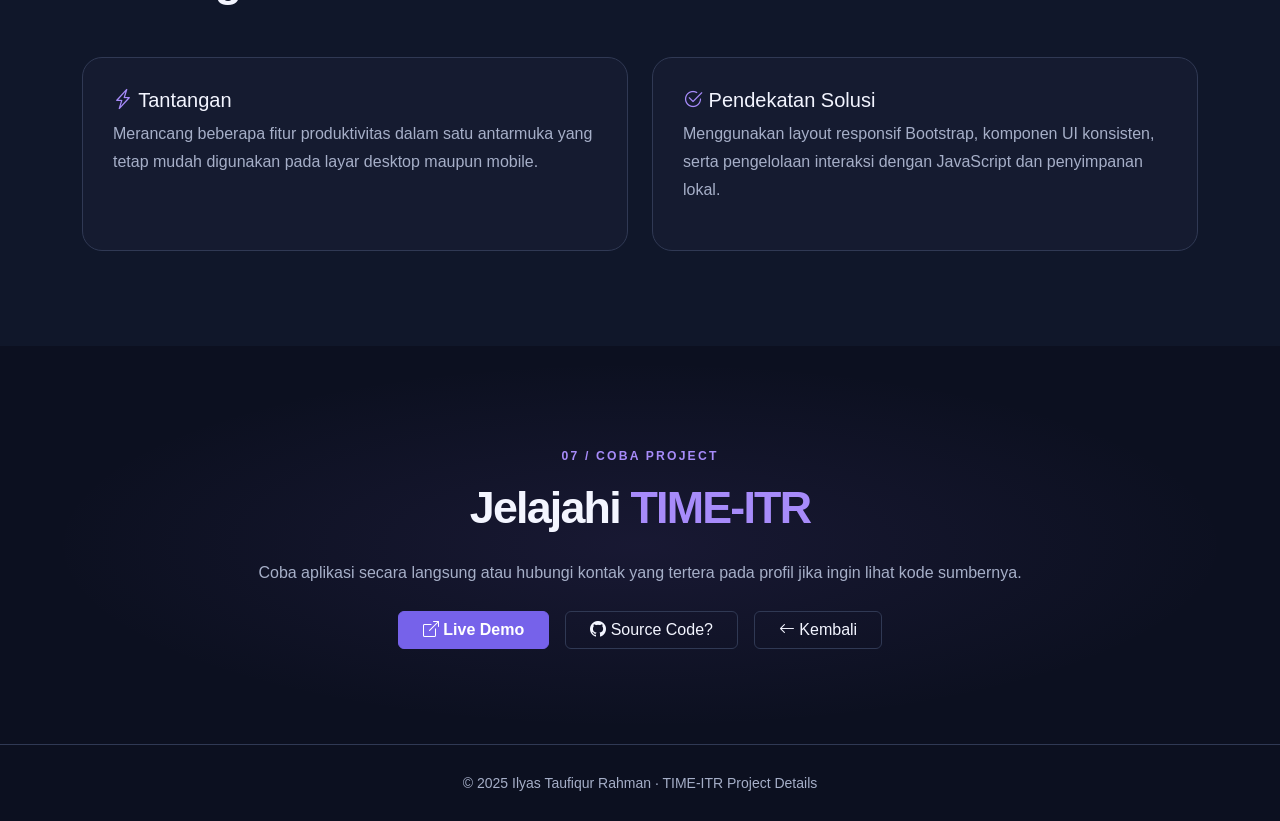
<file: project/time-itr-detail/index.html>
<!doctype html>
<html lang="id">
  <head>
    <meta charset="utf-8" />
    <meta name="viewport" content="width=device-width,initial-scale=1" />
    <meta
      name="description"
      content="Detail project TIME-ITR, aplikasi manajemen waktu dan produktivitas berbasis front-end."
    />
    <title>TIME-ITR | Detail Project</title>
    <link
      href="https://cdn.jsdelivr.net/npm/bootstrap@5.3.3/dist/css/bootstrap.min.css"
      rel="stylesheet"
    />
    <link
      href="https://cdn.jsdelivr.net/npm/bootstrap-icons@1.11.3/font/bootstrap-icons.min.css"
      rel="stylesheet"
    />
    <link rel="stylesheet" href="assets/css/style.css" />
  </head>
  <body>
    <nav class="navbar navbar-expand-lg fixed-top">
      <div class="container">
        <a class="navbar-brand fw-bold" href="#top"
          >ITR<span class="accent">.</span> <small>PROJECTS</small></a
        >
        <div class="d-flex gap-2">
          <button
            id="themeToggle"
            class="btn btn-outline-secondary btn-sm"
            aria-label="Ganti tema"
          >
            <i class="bi bi-moon-stars"></i></button
          ><a
            class="btn btn-outline-primary btn-sm"
            href="../../index.html#project"
            ><i class="bi bi-arrow-left"></i> Portofolio</a
          >
        </div>
      </div>
    </nav>
    <main id="top">
      <section class="hero">
        <div class="container">
          <div class="row align-items-center g-5">
            <div class="col-lg-6">
              <span class="eyebrow"
                ><i class="bi bi-clock-history"></i> FRONT-END · PRODUCTIVITY
                APP</span
              >
              <h1>TIME<span class="accent">-ITR</span></h1>
              <p class="lead">
                Atur waktu. Kelola tugas. Tingkatkan produktivitas.
              </p>
              <p class="muted">
                Aplikasi manajemen waktu dengan dashboard, daftar tugas,
                perencana mingguan, timer fokus, dan analitik. Dibuat sebagai
                proyek portofolio berbasis front-end.
              </p>
              <div class="d-flex flex-wrap gap-3 mt-4">
                <a
                  class="btn btn-primary px-4"
                  href="../../demo/time-itr/index.html"
                  target="_blank"
                  rel="noopener noreferrer"
                  ><i class="bi bi-box-arrow-up-right"></i> Live Demo</a
                ><a class="btn btn-outline-secondary px-4" href="#galeri"
                  ><i class="bi bi-images"></i> Lihat Galeri</a
                >
              </div>
              <div class="meta mt-4">
                <span
                  ><i class="bi bi-code-slash"></i> HTML · CSS ·
                  JavaScript</span
                ><span><i class="bi bi-display"></i> Responsif</span
                ><span><i class="bi bi-circle-half"></i> Dual Theme</span>
              </div>
            </div>
            <div class="col-lg-6">
              <img
                class="hero-image"
                src="assets/images/cover.svg"
                alt="Ilustrasi dashboard TIME-ITR"
              />
            </div>
          </div>
        </div>
      </section>
      <section class="section" id="tentang">
        <div class="container">
          <div class="row g-5">
            <div class="col-lg-8">
              <span class="eyebrow">01 / TENTANG PROJECT</span>
              <h2>Ringkasan <span class="accent">Project</span></h2>
              <p>
                TIME-ITR adalah aplikasi web untuk membantu pengguna mengelola
                aktivitas harian secara terstruktur. Melalui satu dashboard,
                pengguna dapat memantau tugas, merencanakan jadwal, menjalankan
                sesi fokus, serta melihat perkembangan produktivitas.
              </p>
              <p>
                Proyek ini berfokus pada antarmuka yang nyaman digunakan, desain
                responsif, dan interaksi berbasis JavaScript. Data tugas
                disimpan di <strong>LocalStorage</strong> pada browser, sehingga
                tidak memerlukan backend untuk demonstrasi.
              </p>
              <div class="note">
                <i class="bi bi-info-circle"></i> Proyek demo front-end.
                Penyimpanan lokal tidak tersinkronisasi antarpengguna/perangkat.
                Sesuaikan uraian fitur dengan implementasi aplikasi kamu.
              </div>
            </div>
            <div class="col-lg-4">
              <div class="panel">
                <h3 class="h5 mb-3">Informasi Project</h3>
                <div class="info"><span>Nama</span><b>TIME-ITR</b></div>
                <div class="info">
                  <span>Pengembang</span><b>Ilyas Taufiqur Rahman</b>
                </div>
                <div class="info">
                  <span>Kategori</span><b>Time Management App</b>
                </div>
                <div class="info">
                  <span>Jenis</span><b>Personal Portfolio</b>
                </div>
                <div class="info">
                  <span>Data</span><b>Browser LocalStorage</b>
                </div>
                <div class="info">
                  <span>Backend</span><b>Tidak digunakan</b>
                </div>
              </div>
            </div>
          </div>
        </div>
      </section>
      <section class="section section-alt" id="fitur">
        <div class="container">
          <span class="eyebrow">02 / KEMAMPUAN APLIKASI</span>
          <h2>Fitur <span class="accent">Utama</span></h2>
          <div class="row g-4 mt-2" id="features"></div>
        </div>
      </section>
      <section class="section" id="showcase">
        <div class="container">
          <span class="eyebrow">03 / TAMPILAN APLIKASI</span>
          <h2>Desain yang <span class="accent">Fokus & Nyaman</span></h2>
          <div class="row align-items-center g-5 mt-2">
            <div class="col-lg-6">
              <img
                class="showcase-image"
                src="assets/images/dashboard.svg"
                alt="Ilustrasi dashboard TIME-ITR"
              />
            </div>
            <div class="col-lg-6">
              <h3>Dashboard produktivitas</h3>
              <p>
                Ringkasan tugas dan aktivitas ditampilkan dalam kartu statistik
                yang mudah dipahami. Navigasi dibuat sederhana agar pengguna
                dapat berpindah antarfitur tanpa kehilangan fokus.
              </p>
              <ul class="checklist">
                <li>Ringkasan tugas dan progres</li>
                <li>Perencana aktivitas mingguan</li>
                <li>Informasi yang tertata secara visual</li>
              </ul>
            </div>
          </div>
          <div class="row align-items-center g-5 mt-5">
            <div class="col-lg-6 order-lg-2">
              <img
                class="showcase-image"
                src="assets/images/focus.svg"
                alt="Ilustrasi tampilan focus timer"
              />
            </div>
            <div class="col-lg-6">
              <h3>Focus Timer & Dual Theme</h3>
              <p>
                Mode fokus membantu pengguna membagi waktu bekerja dan
                beristirahat. Dukungan tema terang dan gelap memberikan
                pengalaman yang konsisten di berbagai kondisi pencahayaan.
              </p>
              <ul class="checklist">
                <li>Timer sesi fokus</li>
                <li>Dark & Light Mode</li>
                <li>Tampilan desktop dan mobile</li>
              </ul>
            </div>
          </div>
        </div>
      </section>
      <section class="section section-alt" id="teknologi">
        <div class="container">
          <span class="eyebrow">04 / TEKNOLOGI</span>
          <h2>Teknologi <span class="accent">Digunakan</span></h2>
          <div class="d-flex flex-wrap gap-3 mt-4">
            <span class="chip">HTML5</span><span class="chip">CSS3</span
            ><span class="chip">Bootstrap 5</span
            ><span class="chip">JavaScript</span
            ><span class="chip">Chart.js</span
            ><span class="chip">LocalStorage</span>
          </div>
        </div>
      </section>
      <section class="section" id="galeri">
        <div class="container">
          <span class="eyebrow">05 / GALERI</span>
          <h2>Galeri <span class="accent">Project</span></h2>
          <div class="row g-4 mt-2">
            <div class="col-md-6">
              <button
                class="gallery"
                data-img="assets/images/dashboard.svg"
                data-title="Dashboard"
              >
                <img
                  src="assets/images/dashboard.svg"
                  alt="Ilustrasi dashboard"
                /><span>Dashboard</span>
              </button>
            </div>
            <div class="col-md-6">
              <button
                class="gallery"
                data-img="assets/images/tasks.svg"
                data-title="Manajemen Tugas"
              >
                <img
                  src="assets/images/tasks.svg"
                  alt="Ilustrasi daftar tugas"
                /><span>Manajemen Tugas</span>
              </button>
            </div>
            <div class="col-md-6">
              <button
                class="gallery"
                data-img="assets/images/planner.svg"
                data-title="Weekly Planner"
              >
                <img
                  src="assets/images/planner.svg"
                  alt="Ilustrasi perencana mingguan"
                /><span>Weekly Planner</span>
              </button>
            </div>
            <div class="col-md-6">
              <button
                class="gallery"
                data-img="assets/images/focus.svg"
                data-title="Focus Timer"
              >
                <img
                  src="assets/images/focus.svg"
                  alt="Ilustrasi focus timer"
                /><span>Focus Timer</span>
              </button>
            </div>
          </div>
        </div>
      </section>
      <section class="section section-alt">
        <div class="container">
          <span class="eyebrow">06 / PROSES PENGEMBANGAN</span>
          <h2>Tantangan & <span class="accent">Solusi</span></h2>
          <div class="row g-4 mt-2">
            <div class="col-md-6">
              <div class="panel h-100">
                <h3 class="h5">
                  <i class="bi bi-lightning-charge accent"></i> Tantangan
                </h3>
                <p>
                  Merancang beberapa fitur produktivitas dalam satu antarmuka
                  yang tetap mudah digunakan pada layar desktop maupun mobile.
                </p>
              </div>
            </div>
            <div class="col-md-6">
              <div class="panel h-100">
                <h3 class="h5">
                  <i class="bi bi-check2-circle accent"></i> Pendekatan Solusi
                </h3>
                <p>
                  Menggunakan layout responsif Bootstrap, komponen UI konsisten,
                  serta pengelolaan interaksi dengan JavaScript dan penyimpanan
                  lokal.
                </p>
              </div>
            </div>
          </div>
        </div>
      </section>
      <section class="section cta">
        <div class="container text-center">
          <span class="eyebrow">07 / COBA PROJECT</span>
          <h2>Jelajahi <span class="accent">TIME-ITR</span></h2>
          <p class="muted">
            Coba aplikasi secara langsung atau hubungi kontak yang tertera pada
            profil jika ingin lihat kode sumbernya.
          </p>
          <div class="d-flex justify-content-center flex-wrap gap-3 mt-4">
            <a
              class="btn btn-primary px-4"
              href="../../demo/time-itr/index.html"
              target="_blank"
              rel="noopener noreferrer"
              ><i class="bi bi-box-arrow-up-right"></i> Live Demo</a
            ><a
              class="btn btn-outline-secondary px-4"
              href="../../index.html#kontak"
              ><i class="bi bi-github"></i> Source Code?</a
            >
            <!-- id="sourceLink"
              target="_blank"
              rel="noopener noreferrer" -->
            <a
              class="btn btn-outline-secondary px-4"
              href="../../index.html#project"
              ><i class="bi bi-arrow-left"></i> Kembali</a
            >
          </div>
        </div>
      </section>
    </main>
    <footer class="text-center py-4">
      <small>© 2025 Ilyas Taufiqur Rahman · TIME-ITR Project Details</small>
    </footer>
    <div class="modal fade" id="galleryModal" tabindex="-1" aria-hidden="true">
      <div class="modal-dialog modal-xl modal-dialog-centered">
        <div class="modal-content">
          <div class="modal-header">
            <h5 class="modal-title" id="modalTitle">Pratinjau</h5>
            <button
              type="button"
              class="btn-close"
              data-bs-dismiss="modal"
              aria-label="Tutup"
            ></button>
          </div>
          <div class="modal-body p-2">
            <img
              id="modalImage"
              class="w-100 rounded"
              alt="Pratinjau screenshot"
            />
          </div>
        </div>
      </div>
    </div>
    <script src="https://cdn.jsdelivr.net/npm/bootstrap@5.3.3/dist/js/bootstrap.bundle.min.js"></script>
    <script src="assets/js/main.js"></script>
  </body>
</html>
</file>
<file: assets/css/style.css>
:root {
  --bg: #080e13;
  --panel: #121b22;
  --panel2: #1b252e;
  --gold: #ffc21b;
  --text: #f8fafb;
  --muted: #b9c0c8;
}

* {
  box-sizing: border-box;
}

html {
  scroll-behavior: smooth; scroll-padding-top: 76px;
}

body {
  font-family: system-ui,-apple-system,"Segoe UI",sans-serif; font-size: 14px; color: var(--text); background: var(--bg);
}

a {
  text-decoration: none;
}

h1,
h2,
h3,
p {
  margin-top: 0;
}

h2 {
  font-size: clamp(23px,2.2vw,33px); font-weight: 800; letter-spacing: -.7px;
}

p {
  line-height: 1.6;
}

.container {
  max-width: 1330px;
}

.site-header {
  z-index: 50; border-bottom: 1px solid #ffffff10; background: rgba(6,12,17,.94); backdrop-filter: blur(15px);
}

.navbar {
  min-height: 72px;
}

.brand-mark {
  font-size: 37px; font-weight: 900; line-height: 1; letter-spacing: -4px;
}

.brand-mark span {
  color: var(--gold);
}

.brand-text {
  display: flex; flex-direction: column; line-height: 1.1;
}

.brand-text strong {
  font-size: 15px;
}

.brand-text small {
  margin-top: 5px; font-size: 10px; letter-spacing: 3px;
}

.nav-link {
  position: relative; font-size: 13px; font-weight: 600; color: #e3e5e7!important;
}

.nav-link:hover,
.nav-link.active {
  color: var(--gold)!important;
}

.nav-link.active:after {
  content: ""; position: absolute; right: 8px; bottom: 1px; left: 8px; height: 2px; background: var(--gold);
}

.btn {
  padding: 11px 18px; border-radius: 7px; font-size: 13px; font-weight: 800;
}

.btn-gold {
  border: 1px solid var(--gold); color: #0b0c0d; background: var(--gold);
}

.btn-gold:hover {
  border-color: #e6aa08; color: #0b0c0d; background: #e6aa08;
}

.btn-outline-light {
  border-color: #d3d6da; color: #fff;
}

.eyebrow {
  margin-bottom: 8px; font-size: 14px; font-weight: 800; letter-spacing: 3px; color: var(--gold);
}

.eyebrow.small {
  margin-bottom: 4px; font-size: 11px; letter-spacing: 2.3px;
}

.muted {
  color: var(--muted);
}

.hero {
  position: relative; overflow: hidden; min-height: 490px; padding-top: 72px; background: #0b141b;
}

.hero-background {
  position: absolute; background: linear-gradient(90deg,#070d13 0%,#071019bb 35%,#08101850 72%,#071018bd 100%),url('../img/mountain-bg.jpg') center 49%/cover; inset: 0;
}

.hero-inner {
  position: relative; z-index: 1;
}

.hero-inner > .row {
  min-height: 418px;
}

.hero-copy {
  position: relative; z-index: 4; padding-top: 35px; padding-bottom: 30px;
}

.hero h1 {
  margin-bottom: 10px; font-size: clamp(45px,4.4vw,66px); font-weight: 900; line-height: .99; letter-spacing: -2px;
}

.hero h1 span {
  color: var(--gold);
}

.hero-subtitle {
  margin-bottom: 14px; font-size: 16px; color: #d4dbe1;
}

.hero-description {
  max-width: 560px; font-size: 14px; color: #d0d5d8;
}

.socials {
  display: flex; gap: 13px;
}

.socials a {
  display: grid; place-items: center; width: 28px; height: 28px; border-radius: 50%; font-weight: 900; color: #0b1116; background: #e7e9ec;
}

.socials a:hover {
  background: var(--gold);
}

.hero-right {
  position: relative; height: 418px;
}

.hero-person {
  position: absolute; bottom: 0; left: -13%; width: 67%; height: 100%; opacity: .96; object-fit: cover; object-position: 48% 35%; mask-image: linear-gradient(90deg,transparent 0%,#000 20%,#000 74%,transparent 100%);
}

.hero-facts {
  position: absolute; top: 35px; right: 0; display: grid; gap: 15px; width: 260px; padding: 20px; border-radius: 13px; background: #0d151dcc; box-shadow: 0 12px 30px #0003;
}

.hero-facts > div {
  display: flex; align-items: center; gap: 13px; font-size: 18px; color: var(--gold);
}

.hero-facts span {
  font-size: 12px; color: #e4e9ec;
}

.quote {
  position: absolute; right: 0; bottom: 35px; display: flex; gap: 9px; width: 260px; padding: 14px 16px; border-left: 3px solid var(--gold); border-radius: 6px; background: #081018b5;
}

.quote b {
  font-size: 30px; line-height: 1; color: var(--gold);
}

.quote span {
  font-size: 13px; line-height: 1.6;
}

.about-skills {
  padding: 38px 0 42px; border-top: 1px solid #ffffff0b; background: linear-gradient(125deg,#0a1116,#10191f 70%,#0a1015);
}

.about-skills .row > div:first-child > h2 {
  margin-bottom: 16px;
}

.about-skills .muted {
  font-size: 13px;
}

.value-grid {
  display: grid; grid-template-columns: repeat(2,1fr); gap: 12px;
}

.value-card {
  display: flex; gap: 10px; min-height: 83px; padding: 14px 10px; border-radius: 10px; background: #1b242c;
}

.value-card > span {
  font-size: 25px; color: var(--gold);
}

.value-card strong,
.value-card small {
  display: block;
}

.value-card strong {
  font-size: 12px;
}

.value-card small {
  margin-top: 3px; font-size: 10px; line-height: 1.4; color: #c9ced3;
}

.skills-column {
  padding-left: 30px; border-left: 1px solid #ffffff22;
}

.skill-grid {
  display: grid; grid-template-columns: repeat(6,1fr); gap: 14px 10px;
}

.skill {
  min-width: 0; text-align: center;
}

.skill-icon {
  display: grid; place-items: center; max-width: 62px; height: 58px; border-radius: 10px; margin: auto auto 6px; font-size: 29px; font-weight: 900; background: #1a242d;
}

.skill small {
  display: block; font-size: 10px; white-space: normal;
}

.orange {
  color: #f27337;
}

.blue {
  color: #2a9af0;
}

.yellow {
  color: #f9dc30;
}

.red {
  color: red;
}

.biru {
  color: blue;
}

.purple {
  color: #9e59f2;
}

.lavender {
  color: #a7afea;
}

.sky {
  color: #80ccff;
}

.green {
  color: #71cb56;
}

.coral {
  color: #f6a367;
}

.skill-note {
  margin-top: 13px; font-size: 10px; color: #788791;
}

.experience {
  padding: 30px 0; border-top: 1px solid #ffffff10; background: linear-gradient(#0b1119dc,#0a1118ed),url('../img/mountain-bg.jpg') center 65%/cover;
}

.timeline {
  display: grid; grid-template-columns: repeat(4,1fr); gap: 12px; margin-top: 16px;
}

.timeline-card {
  position: relative; display: flex; gap: 11px; min-height: 112px; padding: 13px 11px; border: 1px solid #ffffff20; border-radius: 9px; background: #121b23db;
}

.timeline-card:not(:last-child):after {
  content: ""; position: absolute; top: 29px; right: -13px; z-index: 2; width: 13px; height: 2px; background: var(--gold);
}

.timeline-icon {
  font-size: 28px; line-height: 1; color: var(--gold);
}

.timeline-card strong {
  display: block; font-size: 12px; line-height: 1.3;
}

.timeline-card small {
  font-size: 10px; color: #b8c4cf;
}

.timeline-card p {
  margin: 7px 0 0; font-size: 10px; line-height: 1.4; color: #d1d5d9;
}

.education-col {
  padding-left: 24px; border-left: 1px solid #ffffff1e;
}

.education-card {
  display: flex; align-items: center; gap: 13px; padding: 17px 12px; border-radius: 10px; background: #19222b;
}

.education-card > span {
  font-size: 36px;
}

.education-card strong,
.education-card small {
  display: block;
}

.education-card strong {
  font-size: 13px;
}

.education-card small {
  margin-top: 5px; font-size: 11px; color: #cbd2d8;
}

.projects-section {
  padding: 38px 0 44px; background: #070d12;
}

.section-heading {
  display: flex; justify-content: space-between; align-items: end; gap: 20px; margin-bottom: 17px;
}

.section-heading .muted {
  font-size: 11px;
}

.project-card {
  overflow: hidden; height: 100%; border: 1px solid #ffffff20; border-radius: 8px; background: #111b22; transition: transform .2s,border-color .2s;
}

.project-card:hover {
  border-color: #ffc21b80; transform: translateY(-5px);
}

.project-card img {
  display: block; width: 100%; object-fit: cover; aspect-ratio: 1.65;
}

.project-content {
  padding: 12px;
}

.project-content h3 {
  font-size: 12px; font-weight: 800; line-height: 1.3;
}

.project-content span {
  font-size: 17px; color: var(--gold);
}

.project-content p {
  margin-bottom: 8px; font-size: 11px; line-height: 1.5; color: #c5cdd4;
}

.project-content a {
  font-size: 11px; font-weight: 700; color: var(--gold);
}

.contact-section {
  padding: 30px 0; border-top: 1px solid #ffffff1b; background: linear-gradient(100deg,#0c1319,#151b1c,#0a1015);
}

.contact-section h2 {
  font-size: 23px; line-height: 1.25;
}

.contact-grid {
  display: grid; grid-template-columns: repeat(3,1fr); gap: 16px;
}

.contact-grid > a,
.contact-location {
  display: flex; align-items: center; gap: 11px; min-width: 0; color: #fff;
}

.contact-grid span {
  display: grid; flex: 0 0 38px; place-items: center; height: 38px; border-radius: 50%; font-size: 22px; background: #26313a;
}

.contact-grid strong,
.contact-grid small {
  display: block;
}

.contact-grid strong {
  font-size: 12px;
}

.contact-grid small {
  font-size: 10px; color: #c3cbd2; overflow-wrap: anywhere;
}

.footer {
  padding: 18px 0; font-size: 11px; color: #7d8b96; background: #060b0e;
}

.back-top {
  position: fixed; right: 18px; bottom: 20px; z-index: 20; padding: 9px 14px; border-radius: 7px; font-weight: 900; color: #111; background: var(--gold); box-shadow: 0 5px 25px #0008;
}

@media(max-width:1199px) {
  .skill-grid {
    grid-template-columns: repeat(4,1fr);
  }

  .timeline {
    grid-template-columns: repeat(2,1fr);
  }

  .timeline-card:after {
    display: none;
  }

  .hero-facts,
  .quote {
    right: 0; width: 225px;
  }

  .hero-person {
    left: -18%;
  }
}

@media(max-width:991px) {
  .nav-cv {
    margin: 10px 0;
  }

  .hero {
    padding-top: 72px;
  }

  .hero-inner > .row {
    min-height: unset;
  }

  .hero-copy {
    padding-top: 55px;
  }

  .hero-right {
    height: 300px;
  }

  .hero-person {
    left: 7%; width: 60%;
  }

  .hero-facts {
    top: 18px;
  }

  .quote {
    bottom: 18px;
  }

  .skills-column,
  .education-col {
    padding-left: 12px; border: 0;
  }

  .skills-column {
    margin-top: 15px;
  }

  .skill-grid {
    grid-template-columns: repeat(6,1fr);
  }

  .contact-grid {
    gap: 10px;
  }

  .navbar-collapse {
    padding: 12px 0;
  }

  .nav-link.active:after {
    display: none;
  }
}

@media(max-width:575px) {
  .brand-mark {
    font-size: 30px;
  }

  .brand-text strong {
    font-size: 12px;
  }

  .brand-text small {
    font-size: 8px;
  }

  .hero h1 {
    font-size: 44px;
  }

  .hero-copy {
    padding-top: 38px;
  }

  .hero-subtitle {
    font-size: 13px;
  }

  .hero-description {
    font-size: 12px;
  }

  .hero-right {
    height: 285px;
  }

  .hero-person {
    left: -16%; width: 88%; height: 100%;
  }

  .hero-facts {
    top: 8px; right: 0; gap: 9px; width: 177px; padding: 10px;
  }

  .hero-facts > div {
    gap: 7px; font-size: 14px;
  }

  .hero-facts span {
    font-size: 10px;
  }

  .quote {
    right: 0; bottom: 8px; width: 190px; padding: 9px;
  }

  .quote span {
    font-size: 10px;
  }

  .value-grid {
    grid-template-columns: repeat(2,1fr);
  }

  .skill-grid {
    grid-template-columns: repeat(4,1fr);
  }

  .timeline {
    grid-template-columns: 1fr;
  }

  .contact-grid {
    grid-template-columns: 1fr; gap: 16px;
  }

  .section-heading {
    display: block;
  }

  .section-heading .muted {
    margin-top: 8px;
  }

  .project-card img {
    aspect-ratio: 1.9;
  }

  .contact-section h2 {
    font-size: 22px;
  }

  .about-skills,
  .projects-section {
    padding: 28px 0;
  }
}
</file>
<file: demo/krucil-united/assets/style.css>
:root{--gold:#ffbc17;--gold2:#e59a05;--bg:#070707;--panel:#131313;--muted:#c9c9c9}*{box-sizing:border-box}html{scroll-behavior:smooth;scroll-padding-top:75px}body{background:var(--bg);color:#fff;font-family:Inter,sans-serif}h1,h2,h3,.brand,.btn,.tagline,.slogan{font-family:'Barlow Condensed',sans-serif;font-weight:900}h2{font-size:clamp(2.8rem,6vw,5rem);line-height:1}h2 span,.brand span,h1 span{color:var(--gold)}p{color:#dedede;line-height:1.8}.gold{color:var(--gold)}.navbar{background:rgba(4,4,4,.96);border-bottom:1px solid #252525;padding:13px 0;transition:.25s}.navbar.scrolled{box-shadow:0 5px 25px #000b}.brand{font-size:1.65rem;font-style:italic;white-space:nowrap}.brand-mark{font-size:1.4rem}.nav-link{font:800 .83rem 'Barlow Condensed',sans-serif;letter-spacing:.7px;color:#fff!important}.nav-link:hover,.nav-link.active{color:var(--gold)!important}.btn{border-radius:2px;letter-spacing:1px;padding:11px 22px;font-size:1rem}.btn-gold{border:1px solid var(--gold);color:var(--gold);background:#0006}.btn-gold:hover{background:var(--gold);color:#090909}.btn-outline-light{border-radius:2px}.hero{min-height:790px;position:relative;display:flex;align-items:center;overflow:hidden;background:radial-gradient(ellipse at 25% 50%,#493008 0%,transparent 40%),radial-gradient(ellipse at 85% 10%,#3e310c 0%,transparent 32%),linear-gradient(140deg,#101010,#050505 70%)}.hero:before,.hero:after{content:"";position:absolute;inset:auto -10% -100px;height:230px;background:linear-gradient(165deg,transparent 40%,#b87700 42%,#ffc32e 44%,transparent 48%);opacity:.7;transform:rotate(-3deg)}.hero:after{transform:scaleX(-1) rotate(-3deg)}.stadium-lights{position:absolute;inset:0;background:repeating-linear-gradient(100deg,transparent 0 110px,#ffb50008 111px 113px);pointer-events:none}.hero-inner{position:relative;z-index:1;padding-top:125px;padding-bottom:100px}.tiger-frame{min-height:450px;position:relative;display:grid;place-items:center}.tiger-glow{position:absolute;width:80%;aspect-ratio:1;background:#e69a0a40;filter:blur(75px);border-radius:50%}.tiger-emoji{font-size:clamp(12rem,26vw,24rem);filter:drop-shadow(0 18px 12px #000);line-height:1;transform:scaleX(-1)}.ball{position:absolute;bottom:10px;left:48%;font-size:7rem;filter:drop-shadow(0 9px 7px #000)}.eyebrow,.section-kicker{color:var(--gold);font-weight:800;letter-spacing:2px;font-size:.82rem;margin-bottom:18px}.section-kicker:before{content:"";display:inline-block;background:var(--gold);height:3px;width:35px;vertical-align:middle;margin-right:12px}.hero h1{font-size:clamp(5rem,10vw,9rem);line-height:.8;font-style:italic;text-shadow:4px 6px 0 #242424;margin-bottom:30px}.hero h1 span{display:block}.tagline{font-size:clamp(1.5rem,3vw,2.3rem);font-style:italic;line-height:1.1;transform:rotate(-3deg);margin:20px 0 35px}.hero-location{font-weight:700;font-size:.9rem;line-height:1.8;margin-bottom:30px}.hero-location i{color:var(--gold);font-size:1.4rem;margin-right:10px}.scroll-down{position:absolute;z-index:2;bottom:24px;left:50%;transform:translateX(-50%);color:#fff;text-align:center;text-decoration:none;font:700 .75rem Inter}.scroll-down i{display:block;font-size:1.6rem}.section{padding:100px 0}.about{background:radial-gradient(ellipse at 80% 50%,#262626,#0a0a0a 70%)}.crest{width:min(350px,90%);aspect-ratio:.9;margin:auto;background:linear-gradient(145deg,#272727,#030303);border:12px ridge var(--gold);clip-path:polygon(50% 0,95% 16%,95% 70%,50% 100%,5% 70%,5% 16%);display:flex;align-items:center;justify-content:center;flex-direction:column;filter:drop-shadow(0 15px 10px #000)}.crest-head{color:var(--gold);font-size:2rem}.crest-tiger{font-size:7rem;line-height:1.3}.crest strong{font:900 4rem 'Barlow Condensed';line-height:1}.crest span{font:900 2rem 'Barlow Condensed';color:var(--gold);letter-spacing:8px}.crest small{font-size:.6rem;letter-spacing:3px}.slogan{text-align:center;color:var(--gold);font-size:2rem;font-style:italic;margin-top:20px}.values{padding:38px 0;border-top:1px solid #39301a;border-bottom:1px solid #39301a;background:#090909}.value{display:flex;gap:15px;min-height:100px;border-right:1px solid #303030;padding-right:10px}.value i{font-size:2.1rem;color:var(--gold)}.value h3{font-size:1.2rem;color:var(--gold)}.value p{font-size:.77rem;line-height:1.6;margin:0}.team{background:linear-gradient(120deg,#171717,#030303)}.team-visual{height:360px;display:flex;flex-direction:column;justify-content:center;align-items:center;background:radial-gradient(circle at center,#4b360d,#111 60%,#050505);border:1px solid #45310c;overflow:hidden}.team-players{font-size:clamp(3rem,7vw,5rem);white-space:nowrap;filter:grayscale(.4)}.team-visual-caption{font:900 2.2rem 'Barlow Condensed';color:var(--gold)}.letter-spaced{letter-spacing:5px;font-weight:800}.schedule{background:#090909}.empty-panel{padding:60px 20px;text-align:center;border:1px solid #47360e;background:linear-gradient(135deg,#1d1a11,#090909)}.empty-panel i{font-size:3rem;color:var(--gold)}.empty-panel h3{margin-top:12px}.news{background:#050505}.news-card{height:100%;background:#101010;border:1px solid #333;transition:transform .2s,border-color .2s}.news-card:hover{transform:translateY(-6px);border-color:var(--gold)}.news-art{height:190px;display:grid;place-items:center;font-size:5rem;color:var(--gold);background:linear-gradient(135deg,#332505,#080808)}.art-two{background:linear-gradient(145deg,#222,#493009)}.art-three{background:linear-gradient(145deg,#121212,#29251a)}.news-body{padding:23px}.news-body small{color:var(--gold);font-weight:800}.news-body h3{font-size:1.6rem;margin-top:12px}.news-body p{font-size:.85rem}.content-note{font-size:.75rem;color:#a4a4a4;margin-top:22px}.gallery{background:#111}.gallery-tile{height:220px;border:1px solid #4d3912;background:repeating-linear-gradient(135deg,#171717,#171717 15px,#1b180f 16px,#1b180f 30px);display:flex;align-items:center;justify-content:center;flex-direction:column;gap:12px}.gallery-tile i{font-size:4rem;color:var(--gold)}.gallery-tile span{font:900 1.5rem 'Barlow Condensed'}.contact{background:radial-gradient(ellipse at right,#352406,#090909 65%)}.contact-box{border:1px solid var(--gold);padding:35px;text-align:center;background:#0b0b0b}.contact-box h3{font-size:2.2rem}.contact-box small{display:block;color:#aaa;margin-top:18px}footer{padding:35px 0 20px;background:#020202}footer hr{border-color:#333;margin:25px 0}.footer-motto{font:900 1.6rem 'Barlow Condensed';font-style:italic;color:var(--gold);line-height:1.1}@media(max-width:991px){.navbar-collapse{padding:18px 0}.hero{min-height:900px}.hero-inner{padding-top:110px}.tiger-frame{min-height:270px}.tiger-emoji{font-size:15rem}.ball{font-size:5rem}.hero-copy{text-align:center}.hero-copy .d-flex{justify-content:center}.hero h1{font-size:6rem}.value{border-right:0}}@media(max-width:575px){.section{padding:65px 0}.hero{min-height:790px}.tiger-frame{min-height:240px}.tiger-emoji{font-size:12rem}.ball{font-size:4rem}.hero h1{font-size:5rem}.hero-location{font-size:.75rem}.brand{font-size:1.4rem}.value{flex-direction:column;gap:5px}.value i{font-size:1.8rem}.crest{width:285px}.crest-tiger{font-size:5rem}.crest strong{font-size:3rem}}

.hero {
  /* Ganti tulisan di bawah dengan path/url gambar Anda */
  background-image: url('bgdark.jpeg'); 
  
  /* Mengatur tinggi header (50vh = setengah layar, 100vh = satu layar penuh) */
  height: 100vh; 
  
  /* Memastikan gambar menutup seluruh area tanpa terpotong gepeng */
  background-size: cover; 
  
  /* Memastikan posisi gambar tetap berada di tengah */
  background-position: center; 
  
  /* Mencegah gambar berulang/looping */
  background-repeat: no-repeat; 
}


/* Container kartu gambar */
.card-gold-only {
  border-radius: 16px;
  cursor: pointer;
  transition: transform 0.4s cubic-bezier(0.165, 0.84, 0.44, 1), box-shadow 0.4s ease;
}

/* Efek melayang dan bayangan berpendar emas */
.card-gold-only:hover {
  transform: scale(1.03); /* Sedikit membesar secara halus */
  box-shadow: 0 20px 40px rgba(212, 175, 55, 0.25) !important;
}

/* Efek transisi halus pada gambar di dalamnya */
.card-gold-only img {
  transition: transform 0.6s ease;
}

.card-gold-only:hover img {
  transform: scale(1.05); /* Gambar sedikit nge-zoom saat di-hover */
}

/* Overlay kilau emas transparan */
.card-overlay-gold {
  position: absolute;
  top: 0;
  left: 0;
  width: 100%;
  height: 100%;
  background: linear-gradient(135deg, rgba(255,255,255,0) 60%, rgba(212, 175, 55, 0.1) 100%);
  pointer-events: none;
}
</file>
<file: demo/stock-itr-auth/assets/css/style.css>
@import url('https://fonts.googleapis.com/css2?family=Inter:wght@400;500;600;700;800&display=swap');
:root{font-family:Inter,system-ui,-apple-system,Segoe UI,sans-serif;color-scheme:dark}*{box-sizing:border-box}body{margin:0;font-family:Inter,system-ui,sans-serif;transition:background .2s,color .2s}body[data-theme=dark]{--bg:#071528;--sidebar:#061326;--panel:#0b2038;--panel2:#102941;--text:#eaf3ff;--muted:#91a8c3;--border:#203d59;--hover:#163552;--input:#0a1b31;--shadow:0 10px 28px #0002;color-scheme:dark}body[data-theme=light]{--bg:#f3f7fd;--sidebar:#fff;--panel:#fff;--panel2:#f6f9ff;--text:#16263f;--muted:#647792;--border:#dfe7f1;--hover:#eef4ff;--input:#f8faff;--shadow:0 8px 24px #1b427013;color-scheme:light}body{background:var(--bg);color:var(--text)}button,input,select,textarea{font:inherit}button{cursor:pointer}button:disabled{opacity:.5;cursor:not-allowed}a{color:inherit;text-decoration:none}.app{display:flex;min-height:100vh}.sidebar{position:fixed;inset:0 auto 0 0;width:258px;background:var(--sidebar);border-right:1px solid var(--border);display:flex;flex-direction:column;z-index:20;padding:23px 15px}.brand{display:flex;align-items:center;gap:11px;padding:0 10px 34px;font-weight:800;font-size:23px;letter-spacing:.3px}.brand img{width:39px}.brand b{color:#3789ff}.brand small{display:block;font-size:9px;letter-spacing:1.5px;font-weight:600;color:var(--muted);margin-top:3px}.nav-title{font-size:10px;letter-spacing:1.6px;color:var(--muted);padding:10px 13px}nav{display:grid;gap:6px}nav button{border:0;background:none;color:var(--muted);padding:13px 15px;border-radius:9px;text-align:left;font-size:13px;font-weight:600;display:flex;align-items:center;gap:13px}nav button span{font-size:20px;width:22px;text-align:center}nav button:hover{background:var(--hover);color:var(--text)}nav button.active{background:linear-gradient(100deg,#1468f7,#348cff);color:white;box-shadow:0 5px 15px #166bfa33}.sidebar-bottom{margin-top:auto}.theme-sidebar{display:flex;justify-content:space-between;gap:8px;width:100%;border:1px solid var(--border);border-radius:9px;background:var(--panel);padding:13px;color:var(--text)}.theme-sidebar strong{color:#348cff}.version{font-size:11px;margin-top:15px;border:1px solid var(--border);border-radius:10px;padding:13px;font-weight:700}.version span{color:#3e8cff}.version small{display:block;font-weight:400;color:var(--muted);margin-top:6px}.main{margin-left:258px;width:calc(100% - 258px);min-width:0}.topbar{height:75px;border-bottom:1px solid var(--border);display:flex;align-items:center;justify-content:space-between;gap:14px;padding:0 27px;background:var(--panel);position:sticky;top:0;z-index:10}.search-box{display:flex;align-items:center;gap:10px;border:1px solid var(--border);border-radius:9px;background:var(--input);color:var(--muted);padding:10px 13px;min-width:300px}.search-box input{border:0;outline:0;background:transparent;color:var(--text);width:250px;font-size:12px}.search-box kbd{font-size:10px;border:1px solid var(--border);border-radius:4px;padding:3px}.top-actions{display:flex;align-items:center;gap:12px}.today{color:var(--muted);font-size:12px}.icon-btn{border:1px solid var(--border);background:var(--panel2);border-radius:10px;color:var(--text);padding:10px 13px;position:relative}.notification i{position:absolute;right:8px;top:6px;background:#ff5167;width:6px;height:6px;border-radius:50%}.avatar{display:grid;place-items:center;width:36px;height:36px;border-radius:50%;background:linear-gradient(135deg,#135bdf,#4fd3ff);color:white;font-size:12px;font-weight:800}.profile{font-size:11px;font-weight:700}.profile small{display:block;color:var(--muted);font-weight:400;margin-top:4px}.menu-toggle{display:none}main{padding:29px 28px 50px;max-width:1650px;margin:auto;min-height:calc(100vh - 125px)}footer{text-align:center;color:var(--muted);border-top:1px solid var(--border);padding:18px;font-size:11px}footer b{color:#348cff}.page-head{display:flex;align-items:center;justify-content:space-between;gap:15px;margin-bottom:24px}.eyebrow{font-size:11px;letter-spacing:1.3px;color:#3994ff;font-weight:800;text-transform:uppercase}.page-head h1{margin:5px 0 6px;font-size:25px;letter-spacing:-.7px}.page-head p{margin:0;color:var(--muted);font-size:12px}.actions{display:flex;gap:9px;flex-wrap:wrap}.btn{border:1px solid var(--border);padding:11px 15px;border-radius:9px;background:var(--panel2);color:var(--text);font-size:12px;font-weight:700}.btn:hover{filter:brightness(1.12)}.btn.primary{background:linear-gradient(110deg,#1265f6,#368eff);border-color:#227aff;color:#fff}.btn.danger{color:#ff5e70}.btn.sm{padding:7px 10px;font-size:11px}.stats{display:grid;grid-template-columns:repeat(4,minmax(0,1fr));gap:16px;margin-bottom:19px}.stat{border:1px solid var(--border);border-radius:12px;background:var(--panel);padding:20px;box-shadow:var(--shadow);position:relative;overflow:hidden}.stat:before{content:'';position:absolute;inset:0 0 auto;height:3px;background:var(--accent)}.stat .label{color:var(--muted);font-size:12px}.stat .icon{float:right;background:color-mix(in srgb,var(--accent) 20%,transparent);color:var(--accent);padding:9px;border-radius:10px;font-size:17px}.stat strong{display:block;font-size:28px;margin:13px 0 6px}.stat small{font-size:11px;color:var(--accent)}.grid-2{display:grid;grid-template-columns:1.5fr 1fr;gap:18px;margin-bottom:18px}.panel{border:1px solid var(--border);background:var(--panel);border-radius:12px;padding:19px;box-shadow:var(--shadow);min-width:0}.panel h3{font-size:14px;margin:0 0 17px}.panel-sub{color:var(--muted);font-size:11px;margin:-8px 0 15px}.chart{width:100%;height:230px;display:block}.legend{display:flex;gap:15px;font-size:11px;color:var(--muted);margin-bottom:12px}.dot{display:inline-block;width:8px;height:8px;border-radius:50%;margin-right:5px}.donut-wrap{display:flex;align-items:center;justify-content:center;gap:22px;min-height:225px}.donut{width:170px;height:170px;border-radius:50%;display:grid;place-items:center;flex-shrink:0}.donut-inner{background:var(--panel);border-radius:50%;width:110px;height:110px;display:flex;align-items:center;justify-content:center;flex-direction:column}.donut-inner b{font-size:25px}.donut-inner small{font-size:11px;color:var(--muted)}.donut-legend{flex:1;font-size:11px;min-width:115px}.donut-legend div{display:flex;justify-content:space-between;gap:10px;margin:12px 0}.table-wrap{overflow-x:auto}table{border-collapse:collapse;width:100%;font-size:12px;text-align:left}th{color:var(--muted);font-weight:600;background:var(--panel2);white-space:nowrap}td,th{padding:13px 12px;border-bottom:1px solid var(--border)}td{vertical-align:middle}tbody tr:hover{background:var(--hover)}.muted{color:var(--muted)}.badge{display:inline-block;padding:5px 8px;border-radius:6px;font-size:10px;font-weight:700}.badge.ok{background:#0fc6a021;color:#00cda6}.badge.warn{background:#ffb52824;color:#f2a600}.badge.bad{background:#ff536325;color:#ff5363}.toolbar{display:flex;gap:10px;align-items:center;flex-wrap:wrap;margin-bottom:17px}.field{border:1px solid var(--border);border-radius:9px;background:var(--input);padding:11px 12px;color:var(--text);outline:none;min-width:0}.field:focus{border-color:#2c86ff}.toolbar .field{min-width:180px}.form-grid{display:grid;grid-template-columns:repeat(2,minmax(0,1fr));gap:15px}.form-group{display:grid;gap:7px}.form-group label{font-size:12px;font-weight:600}.form-group small{font-size:10px;color:var(--muted)}.form-group .field{width:100%}.full{grid-column:1/-1}.form-actions{margin-top:20px;display:flex;justify-content:flex-end;gap:10px}.empty{text-align:center;padding:40px 12px;color:var(--muted);font-size:12px}.empty span{display:block;font-size:32px;margin-bottom:8px}.activity{display:flex;align-items:center;gap:12px;padding:12px 0;border-bottom:1px solid var(--border)}.activity:last-child{border-bottom:0}.activity .bubble{display:grid;place-items:center;width:35px;height:35px;border-radius:10px;background:#2785ff22;color:#4597ff}.activity .info{flex:1;min-width:0}.activity .info b{display:block;font-size:11px}.activity .info small{color:var(--muted);font-size:10px}.activity .delta{font-size:12px;font-weight:700}.green{color:#00cda6}.red{color:#ff5363}.notice{border:1px solid #2688ff65;background:#2487ff12;border-radius:10px;padding:13px 15px;font-size:12px;color:var(--muted);margin-bottom:19px}.notice b{color:var(--text)}.settings-layout{display:grid;grid-template-columns:1fr 1fr;gap:18px}.switches{display:flex;gap:10px;flex-wrap:wrap}.theme-choice{padding:20px;border-radius:11px;border:1px solid var(--border);background:var(--panel2);color:var(--text);font-weight:700;flex:1}.theme-choice.selected{border-color:#2e84ff;box-shadow:0 0 0 2px #2e84ff30}.modal-backdrop{position:fixed;inset:0;background:#010b18b8;z-index:60;display:grid;place-items:center;padding:15px}.modal{width:min(560px,100%);background:var(--panel);border:1px solid var(--border);border-radius:15px;padding:24px;box-shadow:0 30px 100px #0006;max-height:90vh;overflow-y:auto}.modal-head{display:flex;justify-content:space-between;align-items:center;margin-bottom:19px}.modal-head h2{margin:0;font-size:19px}.toast-area{position:fixed;bottom:25px;right:25px;z-index:90;display:grid;gap:8px}.toast{padding:13px 17px;border-radius:9px;background:#1769d7;color:white;font-size:12px;box-shadow:0 10px 30px #0003;max-width:340px}.notif-panel{position:fixed;right:20px;top:69px;width:min(350px,calc(100vw - 40px));background:var(--panel);border:1px solid var(--border);padding:18px;border-radius:13px;z-index:40;box-shadow:0 20px 50px #0004}.notif-panel h3{margin:0 0 10px}.hint{font-size:11px;color:var(--muted);margin-top:10px}.progress{height:8px;border-radius:9px;background:var(--hover);overflow:hidden}.progress>span{display:block;height:100%;background:#248aff}.sidebar-shade{display:none}@media(max-width:1200px){.stats{grid-template-columns:repeat(2,1fr)}.grid-2{grid-template-columns:1fr}.donut-wrap{justify-content:flex-start}.today{display:none}}@media(max-width:850px){.sidebar{transform:translateX(-100%);transition:transform .25s}.sidebar.open{transform:none}.sidebar-shade.show{display:block;position:fixed;inset:0;background:#0008;z-index:19}.main{margin-left:0;width:100%}.menu-toggle{display:block}.topbar{padding:0 15px}.search-box{min-width:0;flex:1}.search-box input{width:100%}.search-box kbd,.profile{display:none}main{padding:22px 15px}}@media(max-width:550px){.stats{grid-template-columns:1fr 1fr;gap:9px}.stat{padding:14px}.stat strong{font-size:23px}.page-head{align-items:flex-start;flex-direction:column}.page-head h1{font-size:22px}.settings-layout,.form-grid{grid-template-columns:1fr}.search-box{padding:8px}.top-actions{gap:5px}.avatar{display:none}.donut-wrap{flex-direction:column}.panel{padding:14px}}
</file>
<file: demo/stock-itr-auth/assets/css/auth.css>
/* STOCK-ITR Authentication UI · responsive dual-theme */
body.app-locked{overflow:hidden}body.app-locked>.app,body.app-locked>#toastArea,body.app-locked>#modalLayer{display:none!important}
.auth-screen{min-height:100vh;display:grid;place-items:center;padding:26px;background:radial-gradient(circle at 5% 12%,#104ea0 0,transparent 32%),radial-gradient(circle at 95% 85%,#0c386f 0,transparent 33%),#031023;color:#eaf3ff;font-family:Inter,system-ui,-apple-system,Segoe UI,sans-serif}
.auth-shell{display:grid;grid-template-columns:1.06fr 1fr;width:min(1180px,100%);min-height:680px;border:1px solid #21416a;border-radius:22px;overflow:hidden;box-shadow:0 28px 100px #0008;background:#081a31}.auth-story{position:relative;overflow:hidden;background:radial-gradient(circle at 50% 55%,#1158ae88,transparent 48%),linear-gradient(155deg,#092950,#03152b 75%);border-right:1px solid #244b7d}.auth-story:before{content:"";position:absolute;inset:0;background:linear-gradient(transparent 95%,#ffffff0b 96%),linear-gradient(90deg,transparent 95%,#ffffff0b 96%);background-size:42px 42px;opacity:.5}.auth-story-inner{position:relative;z-index:1;padding:44px 45px;display:flex;flex-direction:column;min-height:680px}.auth-brand{display:flex;align-items:center;gap:14px;font-size:27px;font-weight:900;letter-spacing:1px}.auth-brand img{width:55px;height:55px}.auth-brand em{color:#2694ff;font-style:normal}.auth-brand small{display:block;font-size:9px;letter-spacing:2px;font-weight:600}.auth-tag{color:#65b7ff;font-size:11px;letter-spacing:2px;margin-top:67px;font-weight:700}.auth-story h1{font-size:clamp(29px,3vw,45px);line-height:1.14;letter-spacing:-1.5px;margin:18px 0}.auth-story h1 span{color:#36a3ff}.auth-story p{color:#b7cbe2;max-width:420px;line-height:1.8;font-size:14px}.auth-art{height:235px;position:relative;display:flex;align-items:center;justify-content:center;gap:10px;perspective:500px}.art-orbit{position:absolute;width:280px;height:140px;border:1px solid #3ba3ff66;border-radius:50%;transform:rotate(-20deg);box-shadow:0 0 60px #006eff55}.art-box{display:grid;place-items:center;width:100px;height:100px;background:linear-gradient(145deg,#4fbfff,#0653d2);border:2px solid #8ed8ff;border-radius:17px;box-shadow:16px 18px 30px #0009,inset -13px -14px 22px #001e7388;color:#e8f9ff;font-size:50px;transform:rotate(-10deg) translateY(18px)}.art-box-2{transform:translateY(-17px) rotate(7deg);background:linear-gradient(145deg,#87d9ff,#0b78d9)}.art-box-3{transform:rotate(12deg) translateY(30px)}.auth-points{margin-top:auto;display:flex;flex-wrap:wrap;gap:14px;color:#b9d8ff;font-size:11px}.auth-side{padding:24px 48px 20px;display:flex;flex-direction:column;min-width:0;background:#07182d}.auth-top{display:flex;justify-content:space-between;align-items:center;color:#b8cce8;font-size:12px}.auth-top b{color:#349fff}.auth-theme{background:#112e53;color:#b5d9ff;border:1px solid #255385;border-radius:50px;padding:9px 16px;cursor:pointer}.auth-form-wrap{width:100%;max-width:405px;margin:auto}.auth-eyebrow{color:#51aaff;letter-spacing:2px;font-weight:800;font-size:11px}.auth-panel h2{font-size:29px;letter-spacing:-.8px;color:#f1f7ff;margin:11px 0 7px}.auth-panel>p{color:#9db5d0;font-size:13px;line-height:1.7;margin:0 0 25px}.auth-panel label:not(.check){display:block;color:#d5e6fc;font-weight:600;font-size:12px;margin:15px 0 8px}.auth-panel input:not([type=checkbox]){width:100%;height:44px;border-radius:9px;border:1px solid #2b486a;background:#0b2442;color:#fff;padding:0 14px;outline:none;font-size:13px}.auth-panel input:focus{border-color:#258fff;box-shadow:0 0 0 3px #268eff30}.auth-panel input::placeholder{color:#7290af}.password-field{position:relative}.password-field input{padding-right:46px!important}.reveal{position:absolute;right:8px;top:5px;background:transparent;border:0;color:#8bb4dc;cursor:pointer;padding:9px}.auth-row{display:flex;justify-content:space-between;gap:10px;align-items:center;margin:17px 0 22px}.check{display:flex;align-items:center;gap:8px;color:#adc2d9;font-size:12px;cursor:pointer}.check input{accent-color:#168bff}.auth-link,.auth-switch button{background:none;border:0;color:#42a7ff;font-weight:700;cursor:pointer;font-size:12px}.auth-primary{background:linear-gradient(90deg,#0674ed,#219eff);color:white;border:0;width:100%;border-radius:9px;padding:13px 15px;font-size:13px;font-weight:800;cursor:pointer;box-shadow:0 7px 22px #0569db55;margin-top:8px}.auth-primary:hover{filter:brightness(1.13);transform:translateY(-1px)}.auth-divider{text-align:center;color:#7d9bb9;margin:20px 0 14px;font-size:12px}.auth-demo{width:100%;padding:12px;background:#102c4d;border:1px solid #2b527c;color:#d3eaff;border-radius:9px;cursor:pointer;font-weight:700}.auth-switch{text-align:center;margin:22px 0 0!important}.auth-foot{text-align:center;color:#7e9cba;font-size:11px;line-height:1.8}.auth-foot small{font-size:10px}.auth-panel[hidden]{display:none!important}.auth-emoji{font-size:62px;margin:22px 0}.strength{height:5px;background:#233c5a;border-radius:9px;overflow:hidden;margin-top:9px}.strength i{display:block;width:0;height:100%;background:#f97316;transition:width .2s}.strength-label{display:block;color:#91aac7;margin-top:6px;font-size:11px}.terms{margin:18px 0 8px}.auth-message{padding:12px;border:1px solid #3b91d9;background:#0e3357;color:#d5ecff;border-radius:9px;margin-bottom:15px;font-size:12px}.auth-message.error{border-color:#df6171;background:#562433}.logout-btn{border:1px solid #28507d;border-radius:9px;padding:9px 11px;color:#c6e4ff;background:transparent;cursor:pointer;font-size:12px}
body[data-theme="light"] .auth-screen{background:#e6f1ff;color:#132e52}body[data-theme="light"] .auth-shell{background:white;border-color:#c6d9ee;box-shadow:0 25px 80px #1b487e2b}body[data-theme="light"] .auth-story{background:radial-gradient(circle at 60% 55%,#8acbff,transparent 55%),linear-gradient(155deg,#d7edff,#9bc7f3);border-color:#b1d5f7}body[data-theme="light"] .auth-story h1{color:#123f75}body[data-theme="light"] .auth-story p,body[data-theme="light"] .auth-points{color:#355f86}body[data-theme="light"] .auth-story .auth-brand{color:#15395e}body[data-theme="light"] .auth-side{background:#fff}body[data-theme="light"] .auth-panel h2{color:#142f50}body[data-theme="light"] .auth-panel>p,body[data-theme="light"] .auth-panel label:not(.check),body[data-theme="light"] .check{color:#536e8b}body[data-theme="light"] .auth-panel input:not([type=checkbox]){background:#f6faff;border-color:#d4e1ef;color:#143353}body[data-theme="light"] .auth-panel input::placeholder{color:#94a6bb}body[data-theme="light"] .auth-demo,body[data-theme="light"] .auth-theme{background:#edf5ff;border-color:#c4dcf7;color:#28659b}body[data-theme="light"] .auth-top,body[data-theme="light"] .auth-foot{color:#69829e}body[data-theme="light"] .auth-message{background:#e3f2ff;color:#205b92}
@media(max-width:900px){.auth-screen{padding:0;display:block}.auth-shell{min-height:100vh;border:0;border-radius:0;grid-template-columns:1fr}.auth-story{display:none}.auth-side{min-height:100vh;padding:24px max(24px,7vw)}.auth-form-wrap{padding:60px 0 35px}.auth-foot{padding-bottom:10px}}@media(max-width:480px){.auth-form-wrap{padding:44px 0 20px}.auth-panel h2{font-size:25px}.auth-side{padding:20px 22px}.auth-top{font-size:11px}.logout-btn{padding:7px}}
</file>
<file: demo/stock-itr-dashboard/assets/css/style.css>
@import url('https://fonts.googleapis.com/css2?family=Inter:wght@400;500;600;700;800&display=swap');

:root {
  font-family: Inter,
               system-ui,
               -apple-system,
               Segoe UI,
               sans-serif;
  color-scheme: dark;
}

* {
  box-sizing: border-box;
}

body {
  margin: 0; font-family: Inter,system-ui,sans-serif; transition: background .2s,color .2s;
}

body[data-theme=dark] {
  --bg: #071528; --sidebar: #061326; --panel: #0b2038; --panel2: #102941; --text: #eaf3ff; --muted: #91a8c3; --border: #203d59; --hover: #163552; --input: #0a1b31; --shadow: 0 10px 28px #0002; color-scheme: dark;
}

body[data-theme=light] {
  --bg: #f3f7fd; --sidebar: #fff; --panel: #fff; --panel2: #f6f9ff; --text: #16263f; --muted: #647792; --border: #dfe7f1; --hover: #eef4ff; --input: #f8faff; --shadow: 0 8px 24px #1b427013; color-scheme: light;
}

body {
  color: var(--text); background: var(--bg);
}

button,
input,
select,
textarea {
  font: inherit;
}

button {
  cursor: pointer;
}

button:disabled {
  opacity: .5; cursor: not-allowed;
}

a {
  text-decoration: none; color: inherit;
}

.app {
  display: flex; min-height: 100vh;
}

.sidebar {
  position: fixed; z-index: 20; display: flex; flex-direction: column; width: 258px; padding: 23px 15px; border-right: 1px solid var(--border); background: var(--sidebar); inset: 0 auto 0 0;
}

.brand {
  display: flex; align-items: center; gap: 11px; padding: 0 10px 34px; font-size: 23px; font-weight: 800; letter-spacing: .3px;
}

.brand img {
  width: 39px;
}

.brand b {
  color: #3789ff;
}

.brand small {
  display: block; margin-top: 3px; font-size: 9px; font-weight: 600; letter-spacing: 1.5px; color: var(--muted);
}

.nav-title {
  padding: 10px 13px; font-size: 10px; letter-spacing: 1.6px; color: var(--muted);
}

nav {
  display: grid; gap: 6px;
}

nav button {
  display: flex; align-items: center; gap: 13px; padding: 13px 15px; border: 0; border-radius: 9px; font-size: 13px; font-weight: 600; text-align: left; color: var(--muted); background: none;
}

nav button span {
  width: 22px; font-size: 20px; text-align: center;
}

nav button:hover {
  color: var(--text); background: var(--hover);
}

nav button.active {
  color: white; background: linear-gradient(100deg,#1468f7,#348cff); box-shadow: 0 5px 15px #166bfa33;
}

.sidebar-bottom {
  margin-top: auto;
}

.theme-sidebar {
  display: flex; justify-content: space-between; gap: 8px; width: 100%; padding: 13px; border: 1px solid var(--border); border-radius: 9px; color: var(--text); background: var(--panel);
}

.theme-sidebar strong {
  color: #348cff;
}

.version {
  padding: 13px; border: 1px solid var(--border); border-radius: 10px; margin-top: 15px; font-size: 11px; font-weight: 700;
}

.version span {
  color: #3e8cff;
}

.version small {
  display: block; margin-top: 6px; font-weight: 400; color: var(--muted);
}

.main {
  width: calc(100% - 258px); min-width: 0; margin-left: 258px;
}

.topbar {
  position: sticky; top: 0; z-index: 10; display: flex; justify-content: space-between; align-items: center; gap: 14px; height: 75px; padding: 0 27px; border-bottom: 1px solid var(--border); background: var(--panel);
}

.search-box {
  display: flex; align-items: center; gap: 10px; min-width: 300px; padding: 10px 13px; border: 1px solid var(--border); border-radius: 9px; color: var(--muted); background: var(--input);
}

.search-box input {
  width: 250px; border: 0; font-size: 12px; color: var(--text); background: transparent; outline: 0;
}

.search-box kbd {
  padding: 3px; border: 1px solid var(--border); border-radius: 4px; font-size: 10px;
}

.top-actions {
  display: flex; align-items: center; gap: 12px;
}

.today {
  font-size: 12px; color: var(--muted);
}

.icon-btn {
  position: relative; padding: 10px 13px; border: 1px solid var(--border); border-radius: 10px; color: var(--text); background: var(--panel2);
}

.notification i {
  position: absolute; top: 6px; right: 8px; width: 6px; height: 6px; border-radius: 50%; background: #ff5167;
}

.avatar {
  display: grid; place-items: center; width: 36px; height: 36px; border-radius: 50%; font-size: 12px; font-weight: 800; color: white; background: linear-gradient(135deg,#135bdf,#4fd3ff);
}

.profile {
  font-size: 11px; font-weight: 700;
}

.profile small {
  display: block; margin-top: 4px; font-weight: 400; color: var(--muted);
}

.menu-toggle {
  display: none;
}

main {
  max-width: 1650px; min-height: calc(100vh - 125px); padding: 29px 28px 50px; margin: auto;
}

footer {
  padding: 18px; border-top: 1px solid var(--border); font-size: 11px; text-align: center; color: var(--muted);
}

footer b {
  color: #348cff;
}

.page-head {
  display: flex; justify-content: space-between; align-items: center; gap: 15px; margin-bottom: 24px;
}

.eyebrow {
  font-size: 11px; font-weight: 800; letter-spacing: 1.3px; text-transform: uppercase; color: #3994ff;
}

.page-head h1 {
  margin: 5px 0 6px; font-size: 25px; letter-spacing: -.7px;
}

.page-head p {
  margin: 0; font-size: 12px; color: var(--muted);
}

.actions {
  display: flex; flex-wrap: wrap; gap: 9px;
}

.btn {
  padding: 11px 15px; border: 1px solid var(--border); border-radius: 9px; font-size: 12px; font-weight: 700; color: var(--text); background: var(--panel2);
}

.btn:hover {
  filter: brightness(1.12);
}

.btn.primary {
  border-color: #227aff; color: #fff; background: linear-gradient(110deg,#1265f6,#368eff);
}

.btn.danger {
  color: #ff5e70;
}

.btn.sm {
  padding: 7px 10px; font-size: 11px;
}

.stats {
  display: grid; grid-template-columns: repeat(4,minmax(0,1fr)); gap: 16px; margin-bottom: 19px;
}

.stat {
  position: relative; overflow: hidden; padding: 20px; border: 1px solid var(--border); border-radius: 12px; background: var(--panel); box-shadow: var(--shadow);
}

.stat:before {
  content: ''; position: absolute; height: 3px; background: var(--accent); inset: 0 0 auto;
}

.stat .label {
  font-size: 12px; color: var(--muted);
}

.stat .icon {
  float: right; padding: 9px; border-radius: 10px; font-size: 17px; color: var(--accent); background: color-mix(in srgb,var(--accent) 20%,transparent);
}

.stat strong {
  display: block; margin: 13px 0 6px; font-size: 28px;
}

.stat small {
  font-size: 11px; color: var(--accent);
}

.grid-2 {
  display: grid; grid-template-columns: 1.5fr 1fr; gap: 18px; margin-bottom: 18px;
}

.panel {
  min-width: 0; padding: 19px; border: 1px solid var(--border); border-radius: 12px; background: var(--panel); box-shadow: var(--shadow);
}

.panel h3 {
  margin: 0 0 17px; font-size: 14px;
}

.panel-sub {
  margin: -8px 0 15px; font-size: 11px; color: var(--muted);
}

.chart {
  display: block; width: 100%; height: 230px;
}

.legend {
  display: flex; gap: 15px; margin-bottom: 12px; font-size: 11px; color: var(--muted);
}

.dot {
  display: inline-block; width: 8px; height: 8px; border-radius: 50%; margin-right: 5px;
}

.donut-wrap {
  display: flex; justify-content: center; align-items: center; gap: 22px; min-height: 225px;
}

.donut {
  display: grid; flex-shrink: 0; place-items: center; width: 170px; height: 170px; border-radius: 50%;
}

.donut-inner {
  display: flex; flex-direction: column; justify-content: center; align-items: center; width: 110px; height: 110px; border-radius: 50%; background: var(--panel);
}

.donut-inner b {
  font-size: 25px;
}

.donut-inner small {
  font-size: 11px; color: var(--muted);
}

.donut-legend {
  flex: 1; min-width: 115px; font-size: 11px;
}

.donut-legend div {
  display: flex; justify-content: space-between; gap: 10px; margin: 12px 0;
}

.table-wrap {
  overflow-x: auto;
}

table {
  width: 100%; font-size: 12px; text-align: left; border-collapse: collapse;
}

th {
  font-weight: 600; white-space: nowrap; color: var(--muted); background: var(--panel2);
}

td,
th {
  padding: 13px 12px; border-bottom: 1px solid var(--border);
}

td {
  vertical-align: middle;
}

tbody tr:hover {
  background: var(--hover);
}

.muted {
  color: var(--muted);
}

.badge {
  display: inline-block; padding: 5px 8px; border-radius: 6px; font-size: 10px; font-weight: 700;
}

.badge.ok {
  color: #00cda6; background: #0fc6a021;
}

.badge.warn {
  color: #f2a600; background: #ffb52824;
}

.badge.bad {
  color: #ff5363; background: #ff536325;
}

.toolbar {
  display: flex; flex-wrap: wrap; align-items: center; gap: 10px; margin-bottom: 17px;
}

.field {
  min-width: 0; padding: 11px 12px; border: 1px solid var(--border); border-radius: 9px; color: var(--text); background: var(--input); outline: none;
}

.field:focus {
  border-color: #2c86ff;
}

.toolbar .field {
  min-width: 180px;
}

.form-grid {
  display: grid; grid-template-columns: repeat(2,minmax(0,1fr)); gap: 15px;
}

.form-group {
  display: grid; gap: 7px;
}

.form-group label {
  font-size: 12px; font-weight: 600;
}

.form-group small {
  font-size: 10px; color: var(--muted);
}

.form-group .field {
  width: 100%;
}

.full {
  grid-column: 1/-1;
}

.form-actions {
  display: flex; justify-content: flex-end; gap: 10px; margin-top: 20px;
}

.empty {
  padding: 40px 12px; font-size: 12px; text-align: center; color: var(--muted);
}

.empty span {
  display: block; margin-bottom: 8px; font-size: 32px;
}

.activity {
  display: flex; align-items: center; gap: 12px; padding: 12px 0; border-bottom: 1px solid var(--border);
}

.activity:last-child {
  border-bottom: 0;
}

.activity .bubble {
  display: grid; place-items: center; width: 35px; height: 35px; border-radius: 10px; color: #4597ff; background: #2785ff22;
}

.activity .info {
  flex: 1; min-width: 0;
}

.activity .info b {
  display: block; font-size: 11px;
}

.activity .info small {
  font-size: 10px; color: var(--muted);
}

.activity .delta {
  font-size: 12px; font-weight: 700;
}

.green {
  color: #00cda6;
}

.red {
  color: #ff5363;
}

.notice {
  padding: 13px 15px; border: 1px solid #2688ff65; border-radius: 10px; margin-bottom: 19px; font-size: 12px; color: var(--muted); background: #2487ff12;
}

.notice b {
  color: var(--text);
}

.settings-layout {
  display: grid; grid-template-columns: 1fr 1fr; gap: 18px;
}

.switches {
  display: flex; flex-wrap: wrap; gap: 10px;
}

.theme-choice {
  flex: 1; padding: 20px; border: 1px solid var(--border); border-radius: 11px; font-weight: 700; color: var(--text); background: var(--panel2);
}

.theme-choice.selected {
  border-color: #2e84ff; box-shadow: 0 0 0 2px #2e84ff30;
}

.modal-backdrop {
  position: fixed; z-index: 60; display: grid; place-items: center; padding: 15px; background: #010b18b8; inset: 0;
}

.modal {
  overflow-y: auto; width: min(560px,100%); max-height: 90vh; padding: 24px; border: 1px solid var(--border); border-radius: 15px; background: var(--panel); box-shadow: 0 30px 100px #0006;
}

.modal-head {
  display: flex; justify-content: space-between; align-items: center; margin-bottom: 19px;
}

.modal-head h2 {
  margin: 0; font-size: 19px;
}

.toast-area {
  position: fixed; right: 25px; bottom: 25px; z-index: 90; display: grid; gap: 8px;
}

.toast {
  max-width: 340px; padding: 13px 17px; border-radius: 9px; font-size: 12px; color: white; background: #1769d7; box-shadow: 0 10px 30px #0003;
}

.notif-panel {
  position: fixed; top: 69px; right: 20px; z-index: 40; width: min(350px,calc(100vw - 40px)); padding: 18px; border: 1px solid var(--border); border-radius: 13px; background: var(--panel); box-shadow: 0 20px 50px #0004;
}

.notif-panel h3 {
  margin: 0 0 10px;
}

.hint {
  margin-top: 10px; font-size: 11px; color: var(--muted);
}

.progress {
  overflow: hidden; height: 8px; border-radius: 9px; background: var(--hover);
}

.progress > span {
  display: block; height: 100%; background: #248aff;
}

.sidebar-shade {
  display: none;
}

@media(max-width:1200px) {
  .stats {
    grid-template-columns: repeat(2,1fr);
  }

  .grid-2 {
    grid-template-columns: 1fr;
  }

  .donut-wrap {
    justify-content: flex-start;
  }

  .today {
    display: none;
  }
}

@media(max-width:850px) {
  .sidebar {
    transition: transform .25s; transform: translateX(-100%);
  }

  .sidebar.open {
    transform: none;
  }

  .sidebar-shade.show {
    position: fixed; z-index: 19; display: block; background: #0008; inset: 0;
  }

  .main {
    width: 100%; margin-left: 0;
  }

  .menu-toggle {
    display: block;
  }

  .topbar {
    padding: 0 15px;
  }

  .search-box {
    flex: 1; min-width: 0;
  }

  .search-box input {
    width: 100%;
  }

  .search-box kbd,
  .profile {
    display: none;
  }

  main {
    padding: 22px 15px;
  }
}

@media(max-width:550px) {
  .stats {
    grid-template-columns: 1fr 1fr; gap: 9px;
  }

  .stat {
    padding: 14px;
  }

  .stat strong {
    font-size: 23px;
  }

  .page-head {
    flex-direction: column; align-items: flex-start;
  }

  .page-head h1 {
    font-size: 22px;
  }

  .settings-layout,
  .form-grid {
    grid-template-columns: 1fr;
  }

  .search-box {
    padding: 8px;
  }

  .top-actions {
    gap: 5px;
  }

  .avatar {
    display: none;
  }

  .donut-wrap {
    flex-direction: column;
  }

  .panel {
    padding: 14px;
  }
}
</file>
<file: project/dt-inventaris-project-detail/assets/css/style.css>
:root{--bg:#0b1320;--surface:#101d2d;--card:#162638;--text:#eef8f3;--muted:#9eb0bd;--border:#284053;--accent:#29d18a;--accent2:#0ea765;--shadow:0 25px 65px #0005}html[data-theme=light]{--bg:#f7fbf8;--surface:#edf6f0;--card:#fff;--text:#122b22;--muted:#62746d;--border:#d9e8df;--accent:#087d4e;--accent2:#0a965c;--shadow:0 18px 45px #123a2217}*{box-sizing:border-box}html{scroll-behavior:smooth}body{background:var(--bg);color:var(--text);font-family:system-ui,-apple-system,"Segoe UI",sans-serif;line-height:1.7}a{text-decoration:none}.topbar{position:sticky;top:0;z-index:20;background:var(--bg);border-bottom:1px solid var(--border)}.brand{color:var(--text);font-size:1.13rem;font-weight:900;letter-spacing:.04em}.brand span,.section h2 span{color:var(--accent)}.brand-icon{margin-right:6px}.navlink{color:var(--muted);font-weight:600}.navlink:hover{color:var(--accent)}.theme-btn{background:var(--card);border:1px solid var(--border);color:var(--text);padding:8px 14px;border-radius:10px}.hero{padding:110px 0 100px;background:radial-gradient(circle at 75% 20%,#12a56c23,transparent 42%)}.eyebrow,.section-label{color:var(--accent);font-weight:800;letter-spacing:.14em;font-size:.75rem}.hero h1{font-size:clamp(2.5rem,5.4vw,5rem);line-height:1.1;letter-spacing:-.045em;font-weight:900;margin:23px 0}.hero h1 em{font-style:normal;color:var(--accent)}.lead{color:var(--muted);font-size:1.09rem;max-width:580px}.lead strong{color:var(--text)}.btn{padding:13px 22px;border-radius:12px;font-weight:800}.btn-accent{background:var(--accent);color:var(--bg);border:1px solid var(--accent)}.btn-accent:hover{background:var(--accent2);color:#fff}.btn-outline-custom{border:1px solid var(--border);color:var(--text)}.btn-outline-custom:hover{border-color:var(--accent);color:var(--accent)}.chips{display:flex;gap:8px;flex-wrap:wrap}.chips span{font-size:.75rem;border:1px solid var(--border);border-radius:20px;padding:5px 12px;color:var(--muted)}.hero-image{width:100%;filter:drop-shadow(0 22px 45px #0005);border-radius:18px}.section{padding:88px 0}.section.alt{background:var(--surface)}.section h2{font-size:clamp(2rem,3.5vw,3rem);line-height:1.2;letter-spacing:-.03em;font-weight:850;max-width:750px;margin-top:14px}.body-copy{color:var(--muted);font-size:1.07rem}.info-card,.feature,.step,.tech,.info-panel{background:var(--card);border:1px solid var(--border);border-radius:18px;padding:25px;height:100%}.info-card>div{display:flex;justify-content:space-between;gap:15px;padding:14px 0;border-bottom:1px solid var(--border)}.info-card>div:last-child{border:0}.info-card small{color:var(--muted)}.info-card strong{text-align:right}.feature .icon{font-size:1.8rem}.feature h3,.step h3,.info-panel h3{font-size:1.07rem;font-weight:800;margin:14px 0 8px}.feature p,.step p,.tech p,.info-panel p{color:var(--muted);margin:0}.step b{color:var(--accent);font-size:2rem}.gallery{display:block;width:100%;background:var(--card);border:1px solid var(--border);border-radius:18px;padding:12px;text-align:left;color:var(--text);cursor:zoom-in;transition:transform .2s,border-color .2s}.gallery:hover{transform:translateY(-5px);border-color:var(--accent)}.gallery img{width:100%;border-radius:12px;display:block}.gallery span{display:block;padding:14px 8px 5px;font-weight:750}.muted{color:var(--muted)}.tech b{color:var(--accent)}.tech p{margin-top:8px}.cta{border:1px solid var(--border);background:linear-gradient(130deg,var(--card),var(--surface));border-radius:28px;padding:65px 20px;text-align:center}.cta h2{margin:15px auto}.cta p{color:var(--muted)}footer{border-top:1px solid var(--border);color:var(--muted);font-size:.84rem}dialog{max-width:min(1100px,95vw);border:1px solid var(--border);border-radius:18px;padding:15px;background:var(--card)}dialog::backdrop{background:#000b}dialog img{width:100%;display:block}#closePreview{float:right;border:0;background:var(--accent);color:var(--bg);border-radius:8px;padding:5px 12px;margin-bottom:8px}@media(max-width:767px){.hero{padding:65px 0}.section{padding:65px 0}.info-card>div{flex-direction:column;gap:2px}.info-card strong{text-align:left}.cta{padding:45px 16px}}
</file>
<file: project/pejuangmuda-log-detail/assets/css/style.css>
@import url('https://fonts.googleapis.com/css2?family=DM+Sans:wght@400;500;600;700;800&display=swap');

:root {
  --bg: #fff;
  --shade: #f8f6f6;
  --card: #fff;
  --text: #22232b;
  --muted: #656975;
  --line: #e8e2e2;
  --red: #c62828;
  --shadow: 0 20px 65px rgba(49,22,22,.07);
}

[data-theme=dark] {
  --bg: #10131a; --shade: #171b24; --card: #202532; --text: #f5f5f7; --muted: #abb0bf; --line: #343b48; --red: #f35a5a; --shadow: 0 20px 65px rgba(0,0,0,.22);
}

* {
  box-sizing: border-box;
}

html {
  scroll-behavior: smooth;
}

body {
  font-family: 'DM Sans',system-ui,sans-serif; color: var(--text); background: var(--bg); transition: background .2s,color .2s;
}

p {
  line-height: 1.8; color: var(--muted);
}

.navbar {
  padding: 18px 0; border-bottom: 1px solid var(--line); background: var(--bg);
}

.brand {
  font-size: 23px; font-weight: 800; letter-spacing: -1px; text-decoration: none; color: var(--text);
}

.brand span,
h1 span,
h2 em {
  font-style: normal; color: var(--red);
}

.theme {
  padding: 7px 14px; border: 1px solid var(--line); border-radius: 9px; color: var(--text); background: var(--card);
}

.hero {
  padding: 165px 0 110px; background: radial-gradient(ellipse at 75% 35%,rgba(198,40,40,.12),transparent 48%);
}

.eyebrow {
  display: inline-block; margin-bottom: 18px; font-size: 12px; font-weight: 800; letter-spacing: 2px; color: var(--red);
}

.hero h1 {
  font-size: clamp(42px,6vw,77px); font-weight: 800; line-height: 1.08; letter-spacing: -3px;
}

.hero .lead {
  font-size: 21px; font-weight: 700; color: var(--text);
}

.hero-img {
  width: 100%; border: 1px solid var(--line); border-radius: 20px; box-shadow: var(--shadow);
}

.section {
  padding: 95px 0;
}

.shade {
  background: var(--shade);
}

h2 {
  margin-bottom: 25px; font-size: clamp(30px,4vw,45px); font-weight: 800; letter-spacing: -1.5px;
}

h3 {
  font-weight: 700;
}

.panel,
.feature,
.step {
  padding: 30px; border: 1px solid var(--line); border-radius: 18px; background: var(--card); box-shadow: var(--shadow);
}

.info {
  display: flex; justify-content: space-between; gap: 15px; padding: 12px 0; border-bottom: 1px solid var(--line); font-size: 13px;
}

.info:last-child {
  border: 0;
}

.info span {
  color: var(--muted);
}

.info b {
  text-align: right;
}

.feature {
  height: 100%; transition: transform .2s,border-color .2s;
}

.feature:hover {
  border-color: var(--red); transform: translateY(-5px);
}

.feature .icon {
  margin-bottom: 16px; font-size: 30px;
}

.feature h3,
.step h3 {
  font-size: 19px;
}

.feature p,
.step p {
  margin: 0; font-size: 14px;
}

.notice {
  padding: 17px 20px; border-left: 4px solid var(--red); border-radius: 6px; color: var(--muted); background: var(--shade);
}

.step {
  height: 100%;
}

.step b {
  display: block; margin-bottom: 18px; font-size: 35px; color: var(--red);
}

.chips {
  display: flex; flex-wrap: wrap; gap: 13px;
}

.chips span {
  padding: 13px 19px; border: 1px solid var(--line); border-radius: 50px; font-weight: 700; background: var(--card);
}

.shot {
  overflow: hidden; width: 100%; padding: 10px; border: 1px solid var(--line); border-radius: 17px; text-align: left; color: var(--text); background: var(--card); transition: transform .2s;
}

.shot:hover {
  transform: translateY(-4px);
}

.shot img {
  width: 100%; border-radius: 10px; object-fit: cover; aspect-ratio: 16/9;
}

.shot span {
  display: block; padding: 15px; font-weight: 700;
}

.final {
  background: radial-gradient(ellipse at center,rgba(198,40,40,.10),transparent 65%);
}

footer {
  padding: 30px 0; border-top: 1px solid var(--line); font-size: 13px; color: var(--muted); background: var(--shade);
}

dialog {
  width: 100%; max-width: min(1100px,95vw); padding: 15px; border: 0; border-radius: 15px; color: var(--text); background: var(--card);
}

dialog::backdrop {
  background: rgba(0,0,0,.82);
}

dialog img {
  width: 100%; border-radius: 8px;
}

dialog p {
  margin: 10px 0 0;
}

#closeViewer {
  float: right; padding: 5px 11px; border: 0; border-radius: 7px; margin-bottom: 10px; color: #fff; background: var(--red);
}

@media(max-width:767px) {
  .hero {
    padding: 125px 0 70px;
  }

  .section {
    padding: 65px 0;
  }

  .hero h1 {
    letter-spacing: -1.5px;
  }

  .info {
    flex-wrap: wrap;
  }
}

@media(prefers-reduced-motion:reduce) {
  html {
    scroll-behavior: auto;
  }

  *,
  *:before,
  *:after {
    transition: none!important;
  }
}
</file>
<file: project/time-itr-detail/assets/css/style.css>
:root{--bg:#0c1020;--surface:#151b30;--surface2:#10172a;--text:#f3f5ff;--muted:#a6afc8;--line:#303954;--accent:#a78bfa;--accent2:#7662ea;--shadow:0 24px 60px #05081855}body.light{--bg:#f7f8fe;--surface:#fff;--surface2:#eff1fc;--text:#1b2341;--muted:#66708c;--line:#dfe3f0;--accent:#6b4de6;--accent2:#6345d9;--shadow:0 20px 45px #3e42701a}html{scroll-behavior:smooth}body{background:var(--bg);color:var(--text);font-family:Inter,'Segoe UI',sans-serif;line-height:1.75;transition:background .25s,color .25s}p,.muted{color:var(--muted)}.accent{color:var(--accent)}.navbar{background:color-mix(in srgb,var(--bg) 93%,transparent);border-bottom:1px solid var(--line);backdrop-filter:blur(16px)}.navbar-brand{color:var(--text)}.navbar-brand small{font-size:.65rem;letter-spacing:.15em;color:var(--muted)}.navbar-brand:hover{color:var(--text)}.btn-primary{background:var(--accent2);border-color:var(--accent2);font-weight:600}.btn-primary:hover{background:var(--accent);border-color:var(--accent)}.btn-outline-secondary,.btn-outline-primary{border-color:var(--line);color:var(--text)}.btn-outline-secondary:hover,.btn-outline-primary:hover{background:var(--surface);border-color:var(--accent);color:var(--text)}.hero{padding:165px 0 105px;background:radial-gradient(ellipse at 85% 25%,#7754d126,transparent 55%)}.hero h1{font-size:clamp(3.4rem,8vw,6.3rem);font-weight:850;letter-spacing:-.07em}.lead{color:var(--text);font-weight:600}.eyebrow{font-size:.76rem;letter-spacing:.18em;font-weight:750;color:var(--accent)}.hero-image,.showcase-image{width:100%;border:1px solid var(--line);border-radius:22px;box-shadow:var(--shadow)}.meta{display:flex;gap:16px;flex-wrap:wrap;color:var(--muted);font-size:.84rem}.meta i{color:var(--accent)}.section{padding:95px 0}.section-alt{background:var(--surface2)}h2{font-size:clamp(2rem,4vw,2.8rem);font-weight:800;letter-spacing:-.04em;margin:12px 0 25px}h3{font-weight:750}.panel,.feature-card{background:var(--surface);border:1px solid var(--line);border-radius:20px;padding:30px}.info{display:flex;justify-content:space-between;gap:20px;border-bottom:1px solid var(--line);padding:11px 0;font-size:.86rem}.info:last-child{border:0}.info span{color:var(--muted)}.info b{text-align:right}.feature-card{height:100%;transition:transform .2s,border-color .2s}.feature-card:hover{transform:translateY(-6px);border-color:var(--accent)}.feature-card i{font-size:2rem;color:var(--accent)}.feature-card h3{font-size:1.08rem;margin-top:15px}.feature-card p{font-size:.93rem;margin:0}.chip{border:1px solid var(--line);background:var(--surface);padding:12px 20px;border-radius:12px;font-weight:650}.checklist{padding:0;list-style:none}.checklist li{padding:6px 0}.checklist li:before{content:'✓';color:var(--accent);font-weight:900;margin-right:12px}.gallery{display:block;width:100%;background:var(--surface);border:1px solid var(--line);border-radius:20px;padding:10px;color:var(--text);text-align:left;overflow:hidden;transition:transform .2s,border-color .2s}.gallery:hover{transform:translateY(-5px);border-color:var(--accent)}.gallery img{width:100%;border-radius:12px;aspect-ratio:16/9;object-fit:cover}.gallery span{display:block;padding:12px;font-weight:650}.note{background:var(--surface);border-left:3px solid var(--accent);padding:17px 20px;border-radius:10px;color:var(--muted)}.note i{color:var(--accent);margin-right:8px}.cta{background:radial-gradient(ellipse at center,#8060d31b,transparent 65%)}footer{border-top:1px solid var(--line);color:var(--muted)}.modal-content{background:var(--surface);color:var(--text);border:1px solid var(--line)}.modal-header{border-color:var(--line)}body:not(.light) .btn-close{filter:invert(1)}@media(max-width:767px){.hero{padding:125px 0 70px}.section{padding:65px 0}.panel,.feature-card{padding:22px}.meta{gap:10px}.navbar-brand small{display:none}}@media(prefers-reduced-motion:reduce){html{scroll-behavior:auto}*,*:before,*:after{transition:none!important}}
</file>
